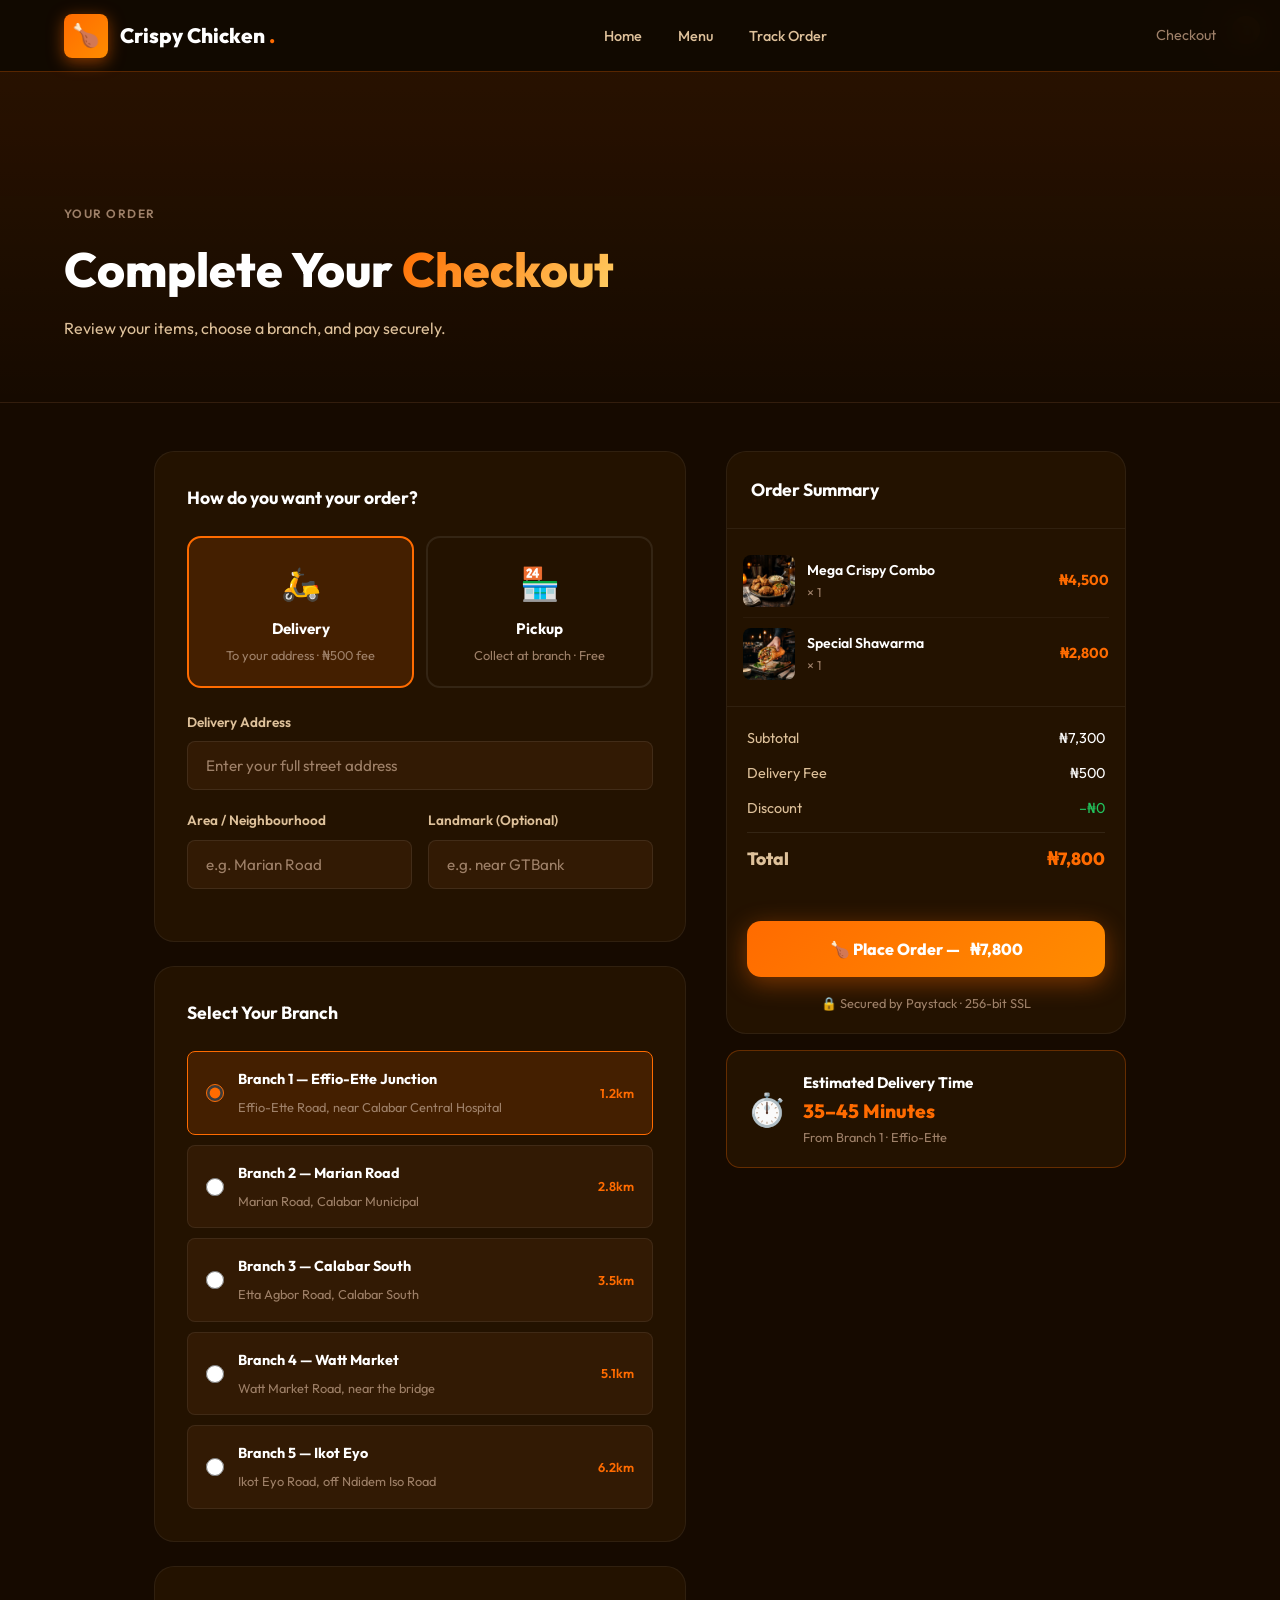
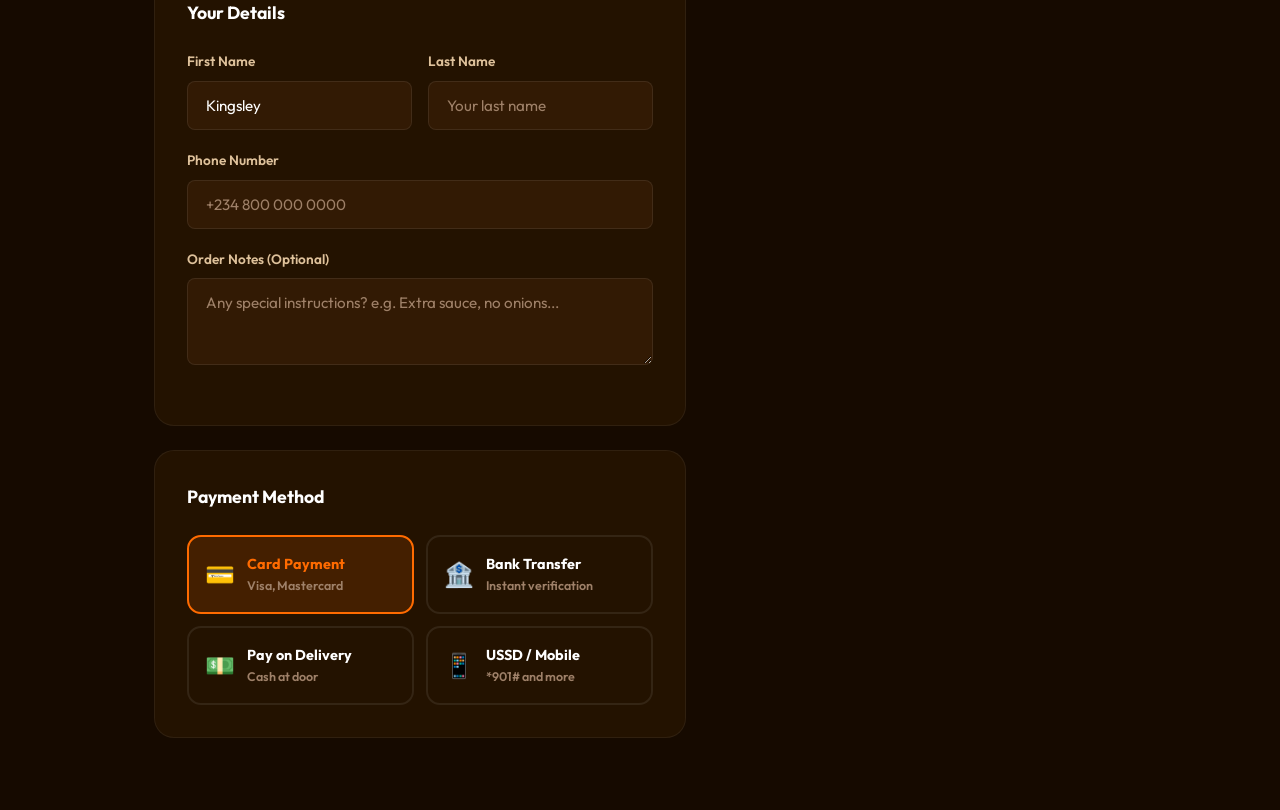
<file: crispy-chicken/cart.html>
<!DOCTYPE html>
<html lang="en">
<head>
  <meta charset="UTF-8" />
  <meta name="viewport" content="width=device-width, initial-scale=1.0" />
  <title>Checkout — Crispy Chicken Calabar</title>
  <link rel="stylesheet" href="css/style.css" />
  <style>
    .checkout-page { padding-top:var(--nav-h); min-height:100vh; }
    .checkout-grid {
      display:grid; grid-template-columns:1fr 400px; gap:40px;
      max-width:1100px; margin:0 auto; padding:48px 5%;
    }
    .checkout-section {
      background:var(--bg-card); border:1px solid rgba(255,255,255,0.06);
      border-radius:var(--radius-lg); padding:32px; margin-bottom:24px;
    }
    .checkout-section h3 { font-size:1.1rem; font-weight:700; margin-bottom:24px; display:flex; align-items:center; gap:10px; }
    .checkout-section h3 .step-num {
      width:28px; height:28px; border-radius:50%;
      background:var(--primary); color:#fff;
      font-size:0.8rem; font-weight:800;
      display:flex; align-items:center; justify-content:center;
    }

    .delivery-toggle {
      display:grid; grid-template-columns:1fr 1fr; gap:12px; margin-bottom:24px;
    }
    .toggle-option {
      padding:20px; border-radius:var(--radius-md);
      border:2px solid rgba(255,255,255,0.08);
      cursor:pointer; transition:var(--transition); text-align:center;
    }
    .toggle-option .toggle-icon { font-size:2rem; margin-bottom:8px; }
    .toggle-option .toggle-label { font-weight:700; font-size:0.95rem; }
    .toggle-option .toggle-sub { font-size:0.8rem; color:var(--text-muted); margin-top:4px; }
    .toggle-option.selected { border-color:var(--primary); background:var(--primary-dim); }

    .branch-select {
      display:flex; flex-direction:column; gap:10px;
    }
    .branch-option {
      display:flex; align-items:center; gap:14px; padding:16px 18px;
      background:var(--bg-surface); border:1px solid rgba(255,255,255,0.07);
      border-radius:var(--radius-sm); cursor:pointer; transition:var(--transition);
    }
    .branch-option:hover { border-color:var(--primary-border); }
    .branch-option.selected { border-color:var(--primary); background:var(--primary-dim); }
    .branch-option input[type=radio] { accent-color:var(--primary); width:18px; height:18px; }
    .branch-option-info .branch-name { font-weight:700; font-size:0.9rem; }
    .branch-option-info .branch-addr { font-size:0.8rem; color:var(--text-muted); margin-top:2px; }
    .branch-distance { margin-left:auto; font-size:0.8rem; color:var(--primary); font-weight:600; }

    .payment-options { display:grid; grid-template-columns:1fr 1fr; gap:12px; }
    .payment-card {
      padding:16px; border-radius:var(--radius-md);
      border:2px solid rgba(255,255,255,0.08);
      cursor:pointer; transition:var(--transition);
      display:flex; align-items:center; gap:12px;
      font-size:0.9rem; font-weight:600;
    }
    .payment-card:hover { border-color:var(--primary-border); }
    .payment-card.selected { border-color:var(--primary); background:var(--primary-dim); color:var(--primary); }
    .payment-card .pay-icon { font-size:1.5rem; }

    /* ORDER SUMMARY */
    .order-summary { position:sticky; top:calc(var(--nav-h) + 24px); }
    .summary-card {
      background:var(--bg-card); border:1px solid rgba(255,255,255,0.06);
      border-radius:var(--radius-lg); overflow:hidden;
    }
    .summary-header { padding:24px; border-bottom:1px solid rgba(255,255,255,0.06); }
    .summary-header h3 { font-size:1.1rem; font-weight:700; }
    .summary-items { padding:16px; max-height:300px; overflow-y:auto; }
    .summary-item {
      display:flex; align-items:center; gap:12px; padding:10px 0;
      border-bottom:1px solid rgba(255,255,255,0.04);
    }
    .summary-item:last-child { border-bottom:none; }
    .summary-item-img { width:52px; height:52px; border-radius:var(--radius-sm); object-fit:cover; }
    .summary-item-name { font-size:0.88rem; font-weight:600; }
    .summary-item-qty { font-size:0.8rem; color:var(--text-muted); }
    .summary-item-price { margin-left:auto; font-size:0.9rem; font-weight:700; color:var(--primary); }

    .summary-totals { padding:20px; border-top:1px solid rgba(255,255,255,0.06); }
    .totals-row { display:flex; justify-content:space-between; margin-bottom:12px; font-size:0.9rem; }
    .totals-row .label-left { color:var(--text-secondary); }
    .totals-row.total { font-size:1.1rem; font-weight:800; padding-top:12px; border-top:1px solid rgba(255,255,255,0.08); margin-top:8px; }
    .totals-row.total .label-right { color:var(--primary); }

    .place-order-btn {
      width:100%; padding:18px; font-size:1rem; font-weight:800;
      background:linear-gradient(135deg,var(--primary),#FF8C00);
      border-radius:var(--radius-md); color:#fff;
      box-shadow:0 6px 24px rgba(255,107,0,0.4);
      transition:var(--transition); margin-top:16px;
      display:flex; align-items:center; justify-content:center; gap:10px;
    }
    .place-order-btn:hover { transform:translateY(-2px); box-shadow:0 10px 36px rgba(255,107,0,0.6); }

    .empty-cart {
      text-align:center; padding:80px 20px;
    }
    .empty-cart-icon { font-size:4rem; margin-bottom:20px; opacity:0.5; }

    @media(max-width:900px) {
      .checkout-grid { grid-template-columns:1fr; }
      .order-summary { position:static; }
    }
  </style>
</head>
<body>

<nav class="navbar">
  <a href="index.html" class="nav-brand">
    <div class="nav-logo">🍗</div>
    <span>Crispy Chicken<span style="color:var(--primary)"> .</span></span>
  </a>
  <ul class="nav-links">
    <li><a href="index.html">Home</a></li>
    <li><a href="menu.html">Menu</a></li>
    <li><a href="tracking.html">Track Order</a></li>
  </ul>
  <div class="nav-actions">
    <span style="font-size:0.9rem; color:var(--text-muted);">Checkout</span>
  </div>
</nav>

<div class="checkout-page">
  <div class="page-hero">
    <div class="container">
      <div class="label" style="margin-bottom:8px;">Your Order</div>
      <h1>Complete Your <span class="gradient-text">Checkout</span></h1>
      <p style="color:var(--text-secondary); margin-top:8px;">Review your items, choose a branch, and pay securely.</p>
    </div>
  </div>

  <div class="checkout-grid">

    <!-- LEFT: FORM -->
    <div class="checkout-left">

      <!-- STEP 1: DELIVERY TYPE -->
      <div class="checkout-section">
        <h3><span class="step-num">1</span> How do you want your order?</h3>
        <div class="delivery-toggle">
          <div class="toggle-option selected" id="delivery-opt" onclick="selectDelivery('delivery')">
            <div class="toggle-icon">🛵</div>
            <div class="toggle-label">Delivery</div>
            <div class="toggle-sub">To your address · ₦500 fee</div>
          </div>
          <div class="toggle-option" id="pickup-opt" onclick="selectDelivery('pickup')">
            <div class="toggle-icon">🏪</div>
            <div class="toggle-label">Pickup</div>
            <div class="toggle-sub">Collect at branch · Free</div>
          </div>
        </div>

        <div id="delivery-address-form">
          <div class="form-group">
            <label class="form-label">Delivery Address</label>
            <input type="text" class="form-input" placeholder="Enter your full street address" />
          </div>
          <div style="display:grid; grid-template-columns:1fr 1fr; gap:16px;">
            <div class="form-group">
              <label class="form-label">Area / Neighbourhood</label>
              <input type="text" class="form-input" placeholder="e.g. Marian Road" />
            </div>
            <div class="form-group">
              <label class="form-label">Landmark (Optional)</label>
              <input type="text" class="form-input" placeholder="e.g. near GTBank" />
            </div>
          </div>
        </div>
      </div>

      <!-- STEP 2: BRANCH SELECTION -->
      <div class="checkout-section">
        <h3><span class="step-num">2</span> Select Your Branch</h3>
        <div class="branch-select">

          <label class="branch-option selected" onclick="selectBranch(this)">
            <input type="radio" name="branch" checked />
            <div class="branch-option-info">
              <div class="branch-name">Branch 1 — Effio-Ette Junction</div>
              <div class="branch-addr">Effio-Ette Road, near Calabar Central Hospital</div>
            </div>
            <div class="branch-distance">1.2km</div>
          </label>

          <label class="branch-option" onclick="selectBranch(this)">
            <input type="radio" name="branch" />
            <div class="branch-option-info">
              <div class="branch-name">Branch 2 — Marian Road</div>
              <div class="branch-addr">Marian Road, Calabar Municipal</div>
            </div>
            <div class="branch-distance">2.8km</div>
          </label>

          <label class="branch-option" onclick="selectBranch(this)">
            <input type="radio" name="branch" />
            <div class="branch-option-info">
              <div class="branch-name">Branch 3 — Calabar South</div>
              <div class="branch-addr">Etta Agbor Road, Calabar South</div>
            </div>
            <div class="branch-distance">3.5km</div>
          </label>

          <label class="branch-option" onclick="selectBranch(this)">
            <input type="radio" name="branch" />
            <div class="branch-option-info">
              <div class="branch-name">Branch 4 — Watt Market</div>
              <div class="branch-addr">Watt Market Road, near the bridge</div>
            </div>
            <div class="branch-distance">5.1km</div>
          </label>

          <label class="branch-option" onclick="selectBranch(this)">
            <input type="radio" name="branch" />
            <div class="branch-option-info">
              <div class="branch-name">Branch 5 — Ikot Eyo</div>
              <div class="branch-addr">Ikot Eyo Road, off Ndidem Iso Road</div>
            </div>
            <div class="branch-distance">6.2km</div>
          </label>

        </div>
      </div>

      <!-- STEP 3: CONTACT INFO -->
      <div class="checkout-section">
        <h3><span class="step-num">3</span> Your Details</h3>
        <div style="display:grid; grid-template-columns:1fr 1fr; gap:16px;">
          <div class="form-group">
            <label class="form-label">First Name</label>
            <input type="text" class="form-input" placeholder="Your first name" value="Kingsley" />
          </div>
          <div class="form-group">
            <label class="form-label">Last Name</label>
            <input type="text" class="form-input" placeholder="Your last name" />
          </div>
        </div>
        <div class="form-group">
          <label class="form-label">Phone Number</label>
          <input type="tel" class="form-input" placeholder="+234 800 000 0000" />
        </div>
        <div class="form-group">
          <label class="form-label">Order Notes (Optional)</label>
          <textarea class="form-input" rows="3" placeholder="Any special instructions? e.g. Extra sauce, no onions..." style="resize:vertical;"></textarea>
        </div>
      </div>

      <!-- STEP 4: PAYMENT -->
      <div class="checkout-section">
        <h3><span class="step-num">4</span> Payment Method</h3>
        <div class="payment-options">

          <div class="payment-card selected" onclick="selectPayment(this)">
            <span class="pay-icon">💳</span>
            <div>
              <div style="font-weight:700;">Card Payment</div>
              <div style="font-size:0.78rem;color:var(--text-muted);">Visa, Mastercard</div>
            </div>
          </div>

          <div class="payment-card" onclick="selectPayment(this)">
            <span class="pay-icon">🏦</span>
            <div>
              <div style="font-weight:700;">Bank Transfer</div>
              <div style="font-size:0.78rem;color:var(--text-muted);">Instant verification</div>
            </div>
          </div>

          <div class="payment-card" onclick="selectPayment(this)">
            <span class="pay-icon">💵</span>
            <div>
              <div style="font-weight:700;">Pay on Delivery</div>
              <div style="font-size:0.78rem;color:var(--text-muted);">Cash at door</div>
            </div>
          </div>

          <div class="payment-card" onclick="selectPayment(this)">
            <span class="pay-icon">📱</span>
            <div>
              <div style="font-weight:700;">USSD / Mobile</div>
              <div style="font-size:0.78rem;color:var(--text-muted);">*901# and more</div>
            </div>
          </div>

        </div>
      </div>

    </div>

    <!-- RIGHT: ORDER SUMMARY -->
    <div class="order-summary">
      <div class="summary-card">
        <div class="summary-header">
          <h3>Order Summary</h3>
        </div>

        <div class="summary-items" id="summary-items">
          <!-- Populated by JS or static demo -->
          <div class="summary-item">
            <img src="assets/images/menu-combo.png" class="summary-item-img" alt="Combo" />
            <div>
              <div class="summary-item-name">Mega Crispy Combo</div>
              <div class="summary-item-qty">× 1</div>
            </div>
            <div class="summary-item-price">₦4,500</div>
          </div>
          <div class="summary-item">
            <img src="assets/images/menu-shawarma.png" class="summary-item-img" alt="Shawarma" />
            <div>
              <div class="summary-item-name">Special Shawarma</div>
              <div class="summary-item-qty">× 1</div>
            </div>
            <div class="summary-item-price">₦2,800</div>
          </div>
        </div>

        <div class="summary-totals">
          <div class="totals-row">
            <span class="label-left">Subtotal</span>
            <span class="label-right" id="subtotal-display">₦7,300</span>
          </div>
          <div class="totals-row">
            <span class="label-left">Delivery Fee</span>
            <span class="label-right" id="delivery-fee-display">₦500</span>
          </div>
          <div class="totals-row">
            <span class="label-left">Discount</span>
            <span class="label-right" style="color:var(--success);">–₦0</span>
          </div>
          <div class="totals-row total">
            <span class="label-left">Total</span>
            <span class="label-right" id="total-display">₦7,800</span>
          </div>
        </div>

        <div style="padding:0 20px 20px;">
          <button class="place-order-btn" onclick="placeOrder()">
            🍗 Place Order — <span id="btn-total">₦7,800</span>
          </button>
          <div style="text-align:center; margin-top:16px; font-size:0.8rem; color:var(--text-muted);">
            🔒 Secured by Paystack · 256-bit SSL
          </div>
        </div>
      </div>

      <!-- ETA Card -->
      <div style="margin-top:16px; background:var(--bg-card); border:1px solid var(--primary-border); border-radius:var(--radius-md); padding:20px; display:flex; align-items:center; gap:16px;">
        <span style="font-size:2rem;">⏱️</span>
        <div>
          <div style="font-weight:700; font-size:0.95rem;">Estimated Delivery Time</div>
          <div style="color:var(--primary); font-size:1.2rem; font-weight:800;">35–45 Minutes</div>
          <div style="font-size:0.8rem; color:var(--text-muted);">From Branch 1 · Effio-Ette</div>
        </div>
      </div>
    </div>

  </div>
</div>

<script src="js/app.js"></script>
<script>
  function selectDelivery(type) {
    document.getElementById('delivery-opt').classList.toggle('selected', type==='delivery');
    document.getElementById('pickup-opt').classList.toggle('selected', type==='pickup');
    document.getElementById('delivery-address-form').style.display = type==='delivery' ? 'block' : 'none';
    document.getElementById('delivery-fee-display').textContent = type==='delivery' ? '₦500' : '₦0 (Free)';
    document.getElementById('total-display').textContent = type==='delivery' ? '₦7,800' : '₦7,300';
    document.getElementById('btn-total').textContent = type==='delivery' ? '₦7,800' : '₦7,300';
  }

  function selectBranch(el) {
    document.querySelectorAll('.branch-option').forEach(b=>b.classList.remove('selected'));
    el.classList.add('selected');
  }

  function selectPayment(el) {
    document.querySelectorAll('.payment-card').forEach(p=>p.classList.remove('selected'));
    el.classList.add('selected');
  }

  function placeOrder() {
    const btn = document.querySelector('.place-order-btn');
    btn.innerHTML = '⏳ Processing...';
    btn.disabled = true;
    btn.style.opacity = '0.7';
    setTimeout(()=>{ window.location = 'tracking.html'; }, 2000);
  }
</script>
</body>
</html>
</file>
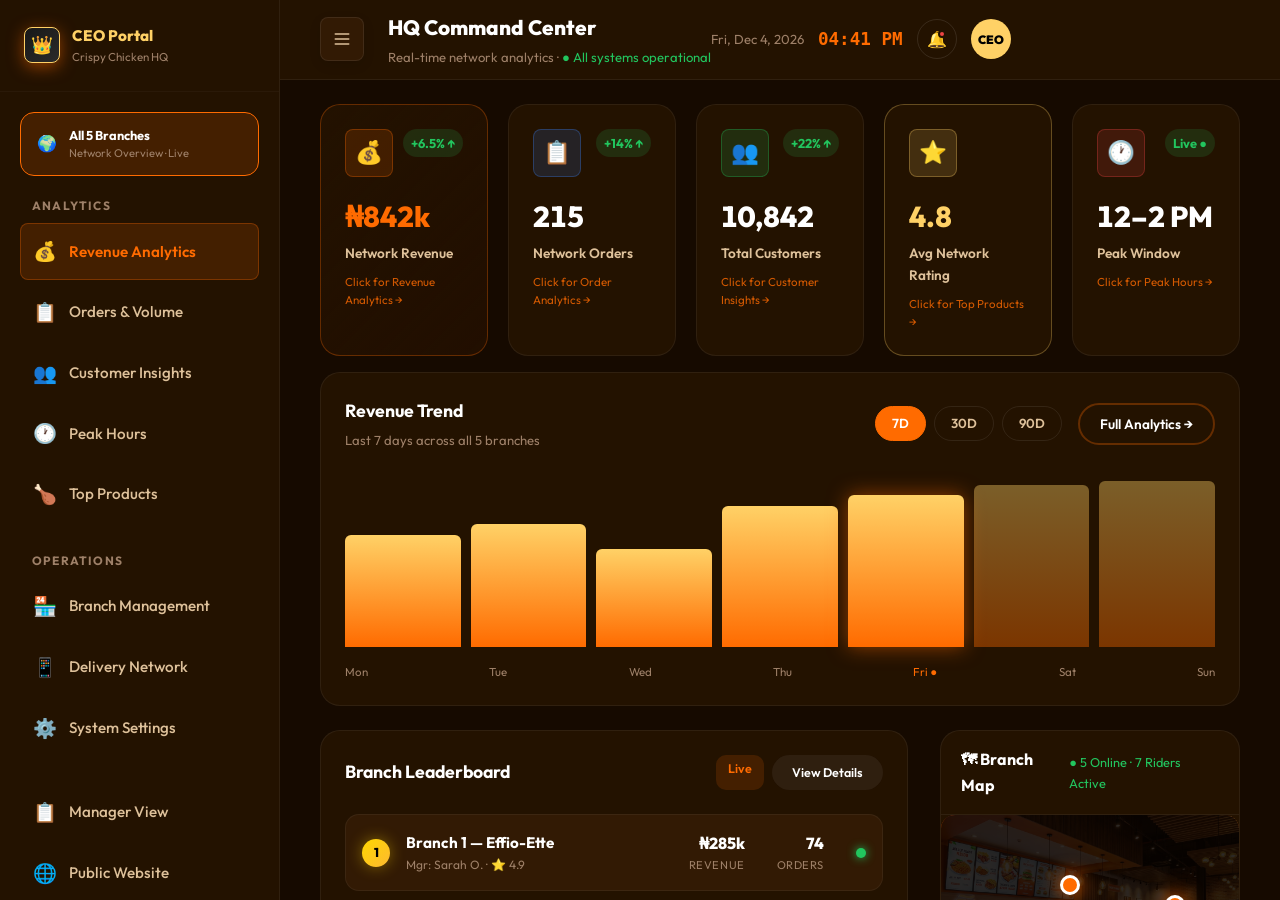
<file: crispy-chicken/ceo-dashboard.html>
<!DOCTYPE html>
<html lang="en">
<head>
  <meta charset="UTF-8" />
  <meta name="viewport" content="width=device-width, initial-scale=1.0" />
  <title>CEO Command Center — Crispy Chicken Calabar</title>
  <link rel="stylesheet" href="css/style.css" />
  <link rel="stylesheet" href="css/dashboard.css" />
  <style>
    /* ── ANALYTICS MODALS ──────────────────────────────────── */
    .modal-backdrop {
      position:fixed; inset:0; background:rgba(0,0,0,0.75); z-index:9000;
      backdrop-filter:blur(6px); display:flex; align-items:center; justify-content:center;
      opacity:0; pointer-events:none; transition:opacity 0.3s ease;
    }
    .modal-backdrop.open { opacity:1; pointer-events:all; }
    .modal-box {
      background:var(--bg-card); border:1px solid var(--primary-border);
      border-radius:var(--radius-xl); width:min(780px,95vw); max-height:88vh;
      overflow-y:auto; box-shadow:var(--shadow-glow), var(--shadow-lift);
      transform:translateY(30px) scale(0.97); transition:0.35s cubic-bezier(0.4,0,0.2,1);
    }
    .modal-backdrop.open .modal-box { transform:translateY(0) scale(1); }
    .modal-header {
      padding:28px 32px 20px; border-bottom:1px solid rgba(255,255,255,0.06);
      display:flex; align-items:center; justify-content:space-between; position:sticky; top:0;
      background:var(--bg-card); z-index:1;
    }
    .modal-header h2 { font-size:1.3rem; font-weight:800; display:flex; align-items:center; gap:12px; }
    .modal-close {
      width:36px; height:36px; border-radius:50%; background:var(--bg-surface);
      border:1px solid rgba(255,255,255,0.1); display:flex; align-items:center;
      justify-content:center; cursor:pointer; font-size:1.1rem; transition:var(--transition);
    }
    .modal-close:hover { background:var(--danger); border-color:var(--danger); }
    .modal-body { padding:28px 32px 36px; }

    /* ── BAR CHART (pure CSS) ──────────────────────────────── */
    .bar-chart { display:flex; align-items:flex-end; gap:10px; height:180px; padding:0 0 8px; }
    .bar-col { flex:1; display:flex; flex-direction:column; align-items:center; gap:6px; height:100%; }
    .bar-fill {
      width:100%; border-radius:6px 6px 0 0; position:relative;
      background:linear-gradient(to top, var(--primary), var(--gold));
      transition:height 0.8s cubic-bezier(0.4,0,0.2,1);
      cursor:pointer; min-width:24px;
    }
    .bar-fill:hover { filter:brightness(1.2); }
    .bar-fill .bar-tooltip {
      position:absolute; top:-36px; left:50%; transform:translateX(-50%);
      background:var(--bg-base); border:1px solid var(--primary-border);
      border-radius:6px; padding:4px 8px; font-size:0.75rem; font-weight:700;
      color:var(--primary); white-space:nowrap; opacity:0; pointer-events:none;
      transition:opacity 0.2s;
    }
    .bar-fill:hover .bar-tooltip { opacity:1; }
    .bar-label { font-size:0.72rem; color:var(--text-muted); font-weight:600; text-align:center; margin-top:4px; }
    .bar-spacer { flex:1; }

    /* ── LINE CHART ────────────────────────────────────────── */
    .line-chart-wrap { position:relative; height:160px; width:100%; }
    .line-chart-wrap svg { width:100%; height:100%; }
    .line-chart-label { display:flex; justify-content:space-between; font-size:0.72rem; color:var(--text-muted); margin-top:8px; }

    /* ── DONUT CHART ───────────────────────────────────────── */
    .donut-wrap { display:flex; align-items:center; gap:32px; flex-wrap:wrap; }
    .donut-svg { width:140px; height:140px; flex-shrink:0; }
    .donut-legend { flex:1; display:flex; flex-direction:column; gap:10px; }
    .legend-item { display:flex; align-items:center; gap:10px; font-size:0.88rem; }
    .legend-dot { width:12px; height:12px; border-radius:50%; flex-shrink:0; }
    .legend-label { color:var(--text-secondary); flex:1; }
    .legend-val { font-weight:700; }

    /* ── HEATMAP ───────────────────────────────────────────── */
    .heatmap { display:grid; grid-template-columns:40px repeat(12, 1fr); gap:4px; }
    .hm-header { font-size:0.7rem; color:var(--text-muted); text-align:center; padding:4px 0; }
    .hm-label { font-size:0.7rem; color:var(--text-muted); display:flex; align-items:center; }
    .hm-cell {
      height:28px; border-radius:4px; cursor:pointer; transition:transform 0.2s;
      position:relative;
    }
    .hm-cell:hover { transform:scale(1.15); z-index:10; }
    .hm-cell::after {
      content:attr(data-val); position:absolute; bottom:calc(100% + 4px); left:50%;
      transform:translateX(-50%); background:var(--bg-base); border:1px solid var(--primary-border);
      padding:3px 8px; border-radius:6px; font-size:0.7rem; font-weight:700; color:var(--primary);
      white-space:nowrap; opacity:0; pointer-events:none; transition:opacity 0.2s;
    }
    .hm-cell:hover::after { opacity:1; }

    /* ── ANALYTICS QUICK CARDS ─────────────────────────────── */
    .analytics-cards { display:grid; grid-template-columns:repeat(3,1fr); gap:16px; margin-bottom:24px; }
    .an-card {
      background:var(--bg-surface); border:1px solid rgba(255,255,255,0.06);
      border-radius:var(--radius-md); padding:20px; text-align:center;
    }
    .an-card-val { font-size:1.5rem; font-weight:800; color:var(--primary); }
    .an-card-lbl { font-size:0.8rem; color:var(--text-muted); margin-top:4px; }

    /* ── TOP PRODUCTS TABLE ─────────────────────────────────── */
    .products-table { width:100%; border-collapse:collapse; }
    .products-table th { font-size:0.75rem; color:var(--text-muted); text-transform:uppercase; letter-spacing:0.08em; text-align:left; padding:10px 12px; border-bottom:1px solid rgba(255,255,255,0.06); }
    .products-table td { padding:12px; border-bottom:1px solid rgba(255,255,255,0.04); font-size:0.88rem; }
    .products-table tr:last-child td { border-bottom:none; }
    .products-table tr:hover td { background:rgba(255,255,255,0.02); }
    .rank-badge { width:24px; height:24px; border-radius:50%; display:inline-flex; align-items:center; justify-content:center; font-size:0.75rem; font-weight:800; }
    .bar-mini { height:6px; border-radius:99px; margin-top:6px; background:linear-gradient(to right,var(--primary),var(--gold)); }

    /* ── CUSTOMER GEOGRAPHIC ────────────────────────────────── */
    .geo-grid { display:grid; grid-template-columns:1fr 1fr; gap:16px; }
    .geo-card { padding:16px; background:var(--bg-surface); border:1px solid rgba(255,255,255,0.06); border-radius:var(--radius-md); }
    .geo-name { font-weight:700; margin-bottom:8px; }
    .geo-bar-wrap { height:8px; background:rgba(255,255,255,0.06); border-radius:99px; overflow:hidden; }
    .geo-bar { height:100%; border-radius:99px; background:linear-gradient(to right,var(--primary),var(--gold)); }
    .geo-pct { font-size:0.8rem; color:var(--primary); font-weight:700; margin-top:6px; }

    /* ── STAT CARD CLICKABLE ────────────────────────────────── */
    .stat-card.clickable { cursor:pointer; transition:var(--transition); }
    .stat-card.clickable:hover { border-color:var(--primary-border); transform:translateY(-3px); box-shadow:var(--shadow-glow); }
    .stat-card.clickable .click-hint { font-size:0.72rem; color:var(--primary); margin-top:8px; opacity:0.8; }

    /* ── REVENUE TREND ──────────────────────────────────────── */
    .revenue-section { background:var(--bg-card); border:1px solid rgba(255,255,255,0.06); border-radius:var(--radius-lg); padding:24px; margin-bottom:0; }
    .revenue-header { display:flex; justify-content:space-between; align-items:center; margin-bottom:24px; flex-wrap:wrap; gap:12px; }
    .rev-tabs { display:flex; gap:8px; }
    .rev-tab { padding:6px 16px; border-radius:var(--radius-pill); font-size:0.82rem; font-weight:600; cursor:pointer; border:1px solid rgba(255,255,255,0.08); color:var(--text-secondary); transition:var(--transition); }
    .rev-tab.active { background:var(--primary); color:#fff; border-color:var(--primary); }

    /* ── SECTION DIVIDERS ────────────────────────────────────── */
    .modal-section-title { font-size:0.8rem; font-weight:700; text-transform:uppercase; letter-spacing:0.1em; color:var(--text-muted); margin:28px 0 16px; }
  </style>
</head>
<body class="dashboard-body">

<!-- ════ SIDEBAR ════════════════════════════════════════════ -->
<aside class="dash-sidebar">
  <div class="dash-brand">
    <div class="nav-logo" style="background:linear-gradient(135deg,#181818,#2a2a2a);border:1px solid var(--gold);">👑</div>
    <div>
      <div style="font-weight:800;font-size:0.95rem;color:var(--gold);">CEO Portal</div>
      <div style="font-size:0.72rem;color:var(--text-muted);">Crispy Chicken HQ</div>
    </div>
  </div>
  <div class="branch-pill" style="border-color:var(--primary);background:var(--primary-dim);">
    <span>🌍</span>
    <div>
      <div style="font-size:0.8rem;font-weight:700;">All 5 Branches</div>
      <div style="font-size:0.7rem;color:var(--text-muted);">Network Overview · Live</div>
    </div>
  </div>
  <nav class="dash-nav">
    <div class="dash-nav-section">
      <div class="dash-nav-label">Analytics</div>
      <a href="#" class="dash-nav-item active" onclick="openModal('revenue-modal');return false;">
        <span>💰</span> Revenue Analytics
      </a>
      <a href="#" class="dash-nav-item" onclick="openModal('orders-modal');return false;">
        <span>📋</span> Orders & Volume
      </a>
      <a href="#" class="dash-nav-item" onclick="openModal('customers-modal');return false;">
        <span>👥</span> Customer Insights
      </a>
      <a href="#" class="dash-nav-item" onclick="openModal('peakhours-modal');return false;">
        <span>🕐</span> Peak Hours
      </a>
      <a href="#" class="dash-nav-item" onclick="openModal('products-modal');return false;">
        <span>🍗</span> Top Products
      </a>
    </div>
    <div class="dash-nav-section">
      <div class="dash-nav-label">Operations</div>
      <a href="#" class="dash-nav-item">
        <span>🏪</span> Branch Management
      </a>
      <a href="delivery.html" class="dash-nav-item">
        <span>📱</span> Delivery Network
      </a>
      <a href="settings.html" class="dash-nav-item">
        <span>⚙️</span> System Settings
      </a>
    </div>
    <div class="dash-nav-section" style="margin-top:auto;">
      <a href="manager-dashboard.html" class="dash-nav-item"><span>📋</span> Manager View</a>
      <a href="index.html" class="dash-nav-item"><span>🌐</span> Public Website</a>
    </div>
  </nav>
</aside>

<!-- ════ MAIN ════════════════════════════════════════════════ -->
<main class="dash-main">

  <header class="dash-topbar">
    <div style="display:flex;align-items:center;">
      <button class="sidebar-toggle-btn" onclick="document.body.classList.toggle('sidebar-collapsed')">
        <svg viewBox="0 0 24 24"><path d="M4 6h16M4 12h16M4 18h16"></path></svg>
      </button>
      <div>
        <h2 style="font-size:1.3rem;font-weight:800;">HQ Command Center</h2>
      <p style="font-size:0.82rem;color:var(--text-muted);margin-top:2px;">
        Real-time network analytics · <span style="color:var(--success);">● All systems operational</span>
      </p>
    </div>
    <div style="display:flex;align-items:center;gap:14px;">
      <div style="font-size:0.82rem;color:var(--text-muted);" id="dash-date">Thu, Apr 16 2026</div>
      <div class="dash-time" id="dash-time">09:16 AM</div>
      <div class="notif-btn" onclick="toggleNotifs()">🔔<span class="notif-dot"></span></div>
      <div class="manager-avatar" style="background:var(--gold);color:#000;font-size:0.75rem;font-weight:900;">CEO</div>
    </div>
  </header>

  <!-- KPI CARDS (clickable → open modals) -->
  <div class="stats-row" style="grid-template-columns:repeat(5,1fr);">

    <div class="stat-card clickable" onclick="openModal('revenue-modal')" style="border-color:var(--primary-border);background:linear-gradient(135deg,var(--bg-card),rgba(255,107,0,0.05));">
      <div class="stat-icon" style="background:rgba(255,107,0,0.15);border-color:rgba(255,107,0,0.3);">💰</div>
      <div class="stat-body">
        <div class="stat-value" style="color:var(--primary);">₦842k</div>
        <div class="stat-label">Network Revenue</div>
      </div>
      <div class="stat-trend up">+6.5% ↑</div>
      <div class="click-hint">Click for Revenue Analytics →</div>
    </div>

    <div class="stat-card clickable" onclick="openModal('orders-modal')">
      <div class="stat-icon" style="background:rgba(59,130,246,0.15);border-color:rgba(59,130,246,0.3);">📋</div>
      <div class="stat-body">
        <div class="stat-value">215</div>
        <div class="stat-label">Network Orders</div>
      </div>
      <div class="stat-trend up">+14% ↑</div>
      <div class="click-hint">Click for Order Analytics →</div>
    </div>

    <div class="stat-card clickable" onclick="openModal('customers-modal')">
      <div class="stat-icon" style="background:rgba(34,197,94,0.15);border-color:rgba(34,197,94,0.3);">👥</div>
      <div class="stat-body">
        <div class="stat-value">10,842</div>
        <div class="stat-label">Total Customers</div>
      </div>
      <div class="stat-trend up">+22% ↑</div>
      <div class="click-hint">Click for Customer Insights →</div>
    </div>

    <div class="stat-card clickable" onclick="openModal('products-modal')" style="border-color:rgba(255,209,102,0.3);">
      <div class="stat-icon" style="background:rgba(255,209,102,0.15);border-color:rgba(255,209,102,0.3);">⭐</div>
      <div class="stat-body">
        <div class="stat-value" style="color:var(--gold);">4.8</div>
        <div class="stat-label">Avg Network Rating</div>
      </div>
      <div class="click-hint">Click for Top Products →</div>
    </div>

    <div class="stat-card clickable" onclick="openModal('peakhours-modal')">
      <div class="stat-icon" style="background:rgba(239,68,68,0.15);border-color:rgba(239,68,68,0.3);">🕐</div>
      <div class="stat-body">
        <div class="stat-value">12–2 PM</div>
        <div class="stat-label">Peak Window</div>
      </div>
      <div class="stat-trend up">Live ●</div>
      <div class="click-hint">Click for Peak Hours →</div>
    </div>

  </div>

  <div class="dash-content" style="padding-top:16px;gap:24px;">

    <!-- REVENUE TREND INLINE -->
    <div class="revenue-section">
      <div class="revenue-header">
        <div>
          <h3 style="font-size:1.1rem;font-weight:700;margin-bottom:4px;">Revenue Trend</h3>
          <p style="font-size:0.82rem;color:var(--text-muted);">Last 7 days across all 5 branches</p>
        </div>
        <div style="display:flex;align-items:center;gap:16px;">
          <div class="rev-tabs">
            <div class="rev-tab active" onclick="setRevTab(this,'7d')">7D</div>
            <div class="rev-tab" onclick="setRevTab(this,'30d')">30D</div>
            <div class="rev-tab" onclick="setRevTab(this,'90d')">90D</div>
          </div>
          <button class="btn btn-outline btn-sm" onclick="openModal('revenue-modal')">Full Analytics →</button>
        </div>
      </div>
      <div class="bar-chart" id="main-bar-chart">
        <!-- Rendered by JS -->
      </div>
      <div class="line-chart-label" id="bar-chart-labels"></div>
    </div>

    <!-- BRANCH LEADERBOARD + MAP -->
    <div class="ceo-grid">

      <div class="ceo-panel">
        <h3>
          Branch Leaderboard
          <span style="display:flex;gap:8px;">
            <span style="font-size:0.78rem;color:var(--primary);padding:4px 12px;background:var(--primary-dim);border-radius:10px;font-weight:600;">Live</span>
            <button class="btn btn-ghost btn-sm" style="font-size:0.78rem;" onclick="openModal('orders-modal')">View Details</button>
          </span>
        </h3>
        <div class="branch-list">

          <div class="branch-list-item" onclick="openModal('revenue-modal')" style="cursor:pointer;">
            <div class="bli-main">
              <div class="bli-rank gold">1</div>
              <div class="bli-info">
                <div class="b-name">Branch 1 — Effio-Ette</div>
                <div class="b-mgr">Mgr: Sarah O. · ⭐ 4.9</div>
              </div>
            </div>
            <div class="bli-metrics">
              <div><div class="bli-metric-val">₦285k</div><div class="bli-metric-lbl">Revenue</div></div>
              <div><div class="bli-metric-val">74</div><div class="bli-metric-lbl">Orders</div></div>
              <div style="display:flex;align-items:center;"><div class="bli-status"></div></div>
            </div>
          </div>

          <div class="branch-list-item" onclick="openModal('revenue-modal')" style="cursor:pointer;">
            <div class="bli-main">
              <div class="bli-rank" style="background:rgba(192,192,192,0.2);">2</div>
              <div class="bli-info">
                <div class="b-name">Branch 2 — Marian Road</div>
                <div class="b-mgr">Mgr: Daniel K. · ⭐ 4.8</div>
              </div>
            </div>
            <div class="bli-metrics">
              <div><div class="bli-metric-val">₦186k</div><div class="bli-metric-lbl">Revenue</div></div>
              <div><div class="bli-metric-val">47</div><div class="bli-metric-lbl">Orders</div></div>
              <div style="display:flex;align-items:center;"><div class="bli-status"></div></div>
            </div>
          </div>

          <div class="branch-list-item" onclick="openModal('revenue-modal')" style="cursor:pointer;">
            <div class="bli-main">
              <div class="bli-rank" style="background:rgba(205,127,50,0.2);">3</div>
              <div class="bli-info">
                <div class="b-name">Branch 4 — Watt Market</div>
                <div class="b-mgr">Mgr: Blessing E. · ⭐ 4.7</div>
              </div>
            </div>
            <div class="bli-metrics">
              <div><div class="bli-metric-val">₦162k</div><div class="bli-metric-lbl">Revenue</div></div>
              <div><div class="bli-metric-val">42</div><div class="bli-metric-lbl">Orders</div></div>
              <div style="display:flex;align-items:center;"><div class="bli-status"></div></div>
            </div>
          </div>

          <div class="branch-list-item" onclick="openModal('revenue-modal')" style="cursor:pointer;">
            <div class="bli-main">
              <div class="bli-rank">4</div>
              <div class="bli-info">
                <div class="b-name">Branch 5 — Ikot Eyo</div>
                <div class="b-mgr">Mgr: John C. · ⭐ 4.6</div>
              </div>
            </div>
            <div class="bli-metrics">
              <div><div class="bli-metric-val">₦115k</div><div class="bli-metric-lbl">Revenue</div></div>
              <div><div class="bli-metric-val">30</div><div class="bli-metric-lbl">Orders</div></div>
              <div style="display:flex;align-items:center;"><div class="bli-status"></div></div>
            </div>
          </div>

          <div class="branch-list-item" style="border-color:rgba(239,68,68,0.3);background:rgba(239,68,68,0.04);cursor:pointer;" onclick="openModal('orders-modal')">
            <div class="bli-main">
              <div class="bli-rank" style="color:var(--danger);">5 ⚠</div>
              <div class="bli-info">
                <div class="b-name">Branch 3 — Calabar South</div>
                <div class="b-mgr">Mgr: Michael U. · ⭐ 4.2 · Needs attention</div>
              </div>
            </div>
            <div class="bli-metrics">
              <div><div class="bli-metric-val" style="color:var(--danger);">₦94k</div><div class="bli-metric-lbl">Revenue</div></div>
              <div><div class="bli-metric-val">22</div><div class="bli-metric-lbl">Orders</div></div>
              <div style="display:flex;align-items:center;"><div class="bli-status" style="background:var(--warning);box-shadow:none;"></div></div>
            </div>
          </div>

        </div>
      </div>

      <!-- RIGHT COLUMN: Map + Alerts -->
      <div style="display:flex;flex-direction:column;gap:20px;">

        <div class="ceo-panel" style="padding:0;overflow:hidden;flex:1;min-height:260px;">
          <div style="padding:16px 20px;border-bottom:1px solid rgba(255,255,255,0.06);display:flex;justify-content:space-between;align-items:center;">
            <h3 style="margin:0;font-size:1rem;">🗺 Branch Map</h3>
            <span style="font-size:0.8rem;color:var(--success);">● 5 Online · 7 Riders Active</span>
          </div>
          <div class="ceo-map-mockup" style="min-height:200px;">
            <div class="map-pin p1" title="Branch 1 — Effio-Ette · ₦285k" onclick="openModal('revenue-modal')"></div>
            <div class="map-pin p2" title="Branch 2 — Marian Road · ₦186k" onclick="openModal('revenue-modal')"></div>
            <div class="map-pin p3" title="Branch 3 — Calabar South · ₦94k" style="background:var(--warning);" onclick="openModal('revenue-modal')"></div>
            <div class="map-pin p4" title="Branch 4 — Watt Market · ₦162k" onclick="openModal('revenue-modal')"></div>
            <div class="map-pin p5" title="Branch 5 — Ikot Eyo · ₦115k" onclick="openModal('revenue-modal')"></div>
            <div style="position:absolute;bottom:12px;right:12px;background:rgba(0,0,0,0.7);backdrop-filter:blur(8px);padding:8px 12px;border-radius:8px;font-size:0.75rem;z-index:10;border:1px solid rgba(255,255,255,0.08);">
              <div style="display:flex;align-items:center;gap:6px;margin-bottom:3px;"><div style="width:8px;height:8px;border-radius:50%;background:var(--primary);"></div> Active Branch</div>
              <div style="display:flex;align-items:center;gap:6px;"><div style="width:8px;height:8px;border-radius:50%;background:var(--warning);"></div> Needs Attention</div>
            </div>
          </div>
        </div>

        <div class="ceo-panel" style="padding:20px;">
          <h3 style="margin-bottom:14px;font-size:1rem;">⚡ System Alerts <span class="nav-badge warning">2</span></h3>
          <div class="alert-item warning" style="margin-bottom:10px;">
            <span style="font-size:1.3rem;">⚠️</span>
            <div>
              <div style="font-weight:700;font-size:0.85rem;">Branch 3 Performance Drop</div>
              <div style="font-size:0.78rem;color:var(--text-muted);">25% below 30-day average. Immediate review needed.</div>
            </div>
            <button class="btn btn-outline btn-sm" style="white-space:nowrap;font-size:0.75rem;" onclick="openModal('orders-modal')">Review</button>
          </div>
          <div class="alert-item" style="background:rgba(59,130,246,0.05);border-color:rgba(59,130,246,0.2);">
            <span style="font-size:1.3rem;">📦</span>
            <div>
              <div style="font-weight:700;font-size:0.85rem;">Shawarma Stock Critical</div>
              <div style="font-size:0.78rem;color:var(--text-muted);">4 branches reporting low supply of Special Shawarma.</div>
            </div>
          </div>
        </div>

      </div>
    </div>

  </div><!-- /dash-content -->
</main>

<!-- ════════════════════════════════════════════════════════════
     ANALYTICS MODALS
═════════════════════════════════════════════════════════════ -->

<!-- 1. REVENUE MODAL -->
<div class="modal-backdrop" id="revenue-modal" onclick="closeOnBackdrop(event,'revenue-modal')">
  <div class="modal-box">
    <div class="modal-header">
      <h2>💰 Revenue Analytics</h2>
      <div class="modal-close" onclick="closeModal('revenue-modal')">✕</div>
    </div>
    <div class="modal-body">
      <div class="analytics-cards">
        <div class="an-card"><div class="an-card-val">₦842,500</div><div class="an-card-lbl">Today's Revenue</div></div>
        <div class="an-card"><div class="an-card-val">₦5.2M</div><div class="an-card-lbl">This Week</div></div>
        <div class="an-card"><div class="an-card-val">₦18.7M</div><div class="an-card-lbl">This Month</div></div>
      </div>

      <div class="modal-section-title">Revenue by Branch — Today</div>
      <div class="bar-chart" style="height:160px;">
        <div class="bar-col"><div class="bar-spacer"></div><div class="bar-fill" style="height:100%;"><div class="bar-tooltip">₦285k</div></div><div class="bar-label">Effio-Ette</div></div>
        <div class="bar-col"><div class="bar-spacer"></div><div class="bar-fill" style="height:65%;background:linear-gradient(to top,#3B82F6,#06B6D4);"><div class="bar-tooltip">₦186k</div></div><div class="bar-label">Marian Rd</div></div>
        <div class="bar-col"><div class="bar-spacer"></div><div class="bar-fill" style="height:57%;background:linear-gradient(to top,#3B82F6,#06B6D4);"><div class="bar-tooltip">₦162k</div></div><div class="bar-label">Watt Mkt</div></div>
        <div class="bar-col"><div class="bar-spacer"></div><div class="bar-fill" style="height:40%;background:linear-gradient(to top,#3B82F6,#06B6D4);"><div class="bar-tooltip">₦115k</div></div><div class="bar-label">Ikot Eyo</div></div>
        <div class="bar-col"><div class="bar-spacer"></div><div class="bar-fill" style="height:33%;background:linear-gradient(to top,var(--danger),#F87171);"><div class="bar-tooltip">₦94k ⚠</div></div><div class="bar-label">Calabar S.</div></div>
      </div>

      <div class="modal-section-title">7-Day Revenue Trend (All Branches)</div>
      <div class="bar-chart" style="height:140px;">
        <div class="bar-col"><div class="bar-spacer"></div><div class="bar-fill" style="height:58%;"><div class="bar-tooltip">₦620k</div></div><div class="bar-label">Mon</div></div>
        <div class="bar-col"><div class="bar-spacer"></div><div class="bar-fill" style="height:64%;"><div class="bar-tooltip">₦680k</div></div><div class="bar-label">Tue</div></div>
        <div class="bar-col"><div class="bar-spacer"></div><div class="bar-fill" style="height:52%;"><div class="bar-tooltip">₦550k</div></div><div class="bar-label">Wed</div></div>
        <div class="bar-col"><div class="bar-spacer"></div><div class="bar-fill" style="height:74%;"><div class="bar-tooltip">₦790k</div></div><div class="bar-label">Thu</div></div>
        <div class="bar-col"><div class="bar-spacer"></div><div class="bar-fill" style="height:79%;"><div class="bar-tooltip">₦842k</div></div><div class="bar-label">Fri (Today)</div></div>
        <div class="bar-col"><div class="bar-spacer"></div><div class="bar-fill" style="height:88%;opacity:0.4;"><div class="bar-tooltip">Projected</div></div><div class="bar-label">Sat</div></div>
        <div class="bar-col"><div class="bar-spacer"></div><div class="bar-fill" style="height:95%;opacity:0.4;"><div class="bar-tooltip">Projected</div></div><div class="bar-label">Sun</div></div>
      </div>

      <div class="modal-section-title">Revenue Split by Type</div>
      <div class="donut-wrap">
        <svg class="donut-svg" viewBox="0 0 100 100">
          <circle cx="50" cy="50" r="40" fill="none" stroke="rgba(255,255,255,0.05)" stroke-width="18"/>
          <circle cx="50" cy="50" r="40" fill="none" stroke="var(--primary)" stroke-width="18" stroke-dasharray="150 251" stroke-dashoffset="0" transform="rotate(-90 50 50)"/>
          <circle cx="50" cy="50" r="40" fill="none" stroke="#3B82F6" stroke-width="18" stroke-dasharray="63 251" stroke-dashoffset="-150" transform="rotate(-90 50 50)"/>
          <circle cx="50" cy="50" r="40" fill="none" stroke="var(--gold)" stroke-width="18" stroke-dasharray="38 251" stroke-dashoffset="-213" transform="rotate(-90 50 50)"/>
          <text x="50" y="47" text-anchor="middle" fill="#fff" font-size="9" font-weight="800">₦842k</text>
          <text x="50" y="58" text-anchor="middle" fill="#9CA3AF" font-size="7">Today</text>
        </svg>
        <div class="donut-legend">
          <div class="legend-item"><div class="legend-dot" style="background:var(--primary);"></div><span class="legend-label">Delivery Orders</span><span class="legend-val">60% · ₦505k</span></div>
          <div class="legend-item"><div class="legend-dot" style="background:#3B82F6;"></div><span class="legend-label">Pickup Orders</span><span class="legend-val">25% · ₦211k</span></div>
          <div class="legend-item"><div class="legend-dot" style="background:var(--gold);"></div><span class="legend-label">Dine-In</span><span class="legend-val">15% · ₦126k</span></div>
        </div>
      </div>
    </div>
  </div>
</div>

<!-- 2. ORDERS MODAL -->
<div class="modal-backdrop" id="orders-modal" onclick="closeOnBackdrop(event,'orders-modal')">
  <div class="modal-box">
    <div class="modal-header">
      <h2>📋 Orders & Volume Analytics</h2>
      <div class="modal-close" onclick="closeModal('orders-modal')">✕</div>
    </div>
    <div class="modal-body">
      <div class="analytics-cards">
        <div class="an-card"><div class="an-card-val">215</div><div class="an-card-lbl">Orders Today</div></div>
        <div class="an-card"><div class="an-card-val">38 min</div><div class="an-card-lbl">Avg Delivery Time</div></div>
        <div class="an-card"><div class="an-card-val">96.2%</div><div class="an-card-lbl">Fulfilment Rate</div></div>
      </div>

      <div class="modal-section-title">Orders by Branch — Today</div>
      <div class="bar-chart" style="height:150px;">
        <div class="bar-col"><div class="bar-spacer"></div><div class="bar-fill" style="height:100%;"><div class="bar-tooltip">74 orders</div></div><div class="bar-label">Effio-Ette</div></div>
        <div class="bar-col"><div class="bar-spacer"></div><div class="bar-fill" style="height:63%;background:linear-gradient(to top,#3B82F6,#06B6D4);"><div class="bar-tooltip">47 orders</div></div><div class="bar-label">Marian Rd</div></div>
        <div class="bar-col"><div class="bar-spacer"></div><div class="bar-fill" style="height:57%;background:linear-gradient(to top,#3B82F6,#06B6D4);"><div class="bar-tooltip">42 orders</div></div><div class="bar-label">Watt Mkt</div></div>
        <div class="bar-col"><div class="bar-spacer"></div><div class="bar-fill" style="height:41%;background:linear-gradient(to top,#3B82F6,#06B6D4);"><div class="bar-tooltip">30 orders</div></div><div class="bar-label">Ikot Eyo</div></div>
        <div class="bar-col"><div class="bar-spacer"></div><div class="bar-fill" style="height:30%;background:linear-gradient(to top,var(--danger),#F87171);"><div class="bar-tooltip">22 orders ⚠</div></div><div class="bar-label">Calabar S.</div></div>
      </div>

      <div class="modal-section-title">Branch 3 — 30-Day Performance Alert</div>
      <div style="background:rgba(239,68,68,0.05);border:1px solid rgba(239,68,68,0.2);border-radius:var(--radius-md);padding:20px;">
        <div style="font-weight:700;margin-bottom:12px;color:var(--danger);">⚠ Critical: Calabar South Branch</div>
        <div style="font-size:0.88rem;color:var(--text-secondary);margin-bottom:16px;">This branch is underperforming significantly vs. the network average. Recommended actions:</div>
        <div style="display:flex;flex-direction:column;gap:8px;font-size:0.85rem;">
          <div style="display:flex;align-items:center;gap:8px;">📋 <span>Schedule an in-person management review this week</span></div>
          <div style="display:flex;align-items:center;gap:8px;">📣 <span>Run a targeted promotion for Calabar South area (20% off this weekend)</span></div>
          <div style="display:flex;align-items:center;gap:8px;">🛵 <span>Review delivery coverage — low order count may signal delivery zone issues</span></div>
          <div style="display:flex;align-items:center;gap:8px;">⭐ <span>Investigate low rating (4.2 vs 4.8 network avg) — check customer feedback</span></div>
        </div>
      </div>

      <div class="modal-section-title">Order Split by Type</div>
      <div class="donut-wrap">
        <svg class="donut-svg" viewBox="0 0 100 100">
          <circle cx="50" cy="50" r="40" fill="none" stroke="rgba(255,255,255,0.05)" stroke-width="18"/>
          <circle cx="50" cy="50" r="40" fill="none" stroke="var(--primary)" stroke-width="18" stroke-dasharray="138 251" stroke-dashoffset="0" transform="rotate(-90 50 50)"/>
          <circle cx="50" cy="50" r="40" fill="none" stroke="#3B82F6" stroke-width="18" stroke-dasharray="113 251" stroke-dashoffset="-138" transform="rotate(-90 50 50)"/>
          <text x="50" y="47" text-anchor="middle" fill="#fff" font-size="9" font-weight="800">215</text>
          <text x="50" y="58" text-anchor="middle" fill="#9CA3AF" font-size="7">Orders</text>
        </svg>
        <div class="donut-legend">
          <div class="legend-item"><div class="legend-dot" style="background:var(--primary);"></div><span class="legend-label">Delivery</span><span class="legend-val">55% · 118</span></div>
          <div class="legend-item"><div class="legend-dot" style="background:#3B82F6;"></div><span class="legend-label">Pickup</span><span class="legend-val">45% · 97</span></div>
        </div>
      </div>
    </div>
  </div>
</div>

<!-- 3. CUSTOMERS MODAL -->
<div class="modal-backdrop" id="customers-modal" onclick="closeOnBackdrop(event,'customers-modal')">
  <div class="modal-box">
    <div class="modal-header">
      <h2>👥 Customer Insights</h2>
      <div class="modal-close" onclick="closeModal('customers-modal')">✕</div>
    </div>
    <div class="modal-body">
      <div class="analytics-cards">
        <div class="an-card"><div class="an-card-val">10,842</div><div class="an-card-lbl">Total Registered</div></div>
        <div class="an-card"><div class="an-card-val">3,241</div><div class="an-card-lbl">Repeat Customers</div></div>
        <div class="an-card"><div class="an-card-val">₦3,920</div><div class="an-card-lbl">Avg Order Value</div></div>
      </div>

      <div class="modal-section-title">Customer Growth — Last 8 Weeks</div>
      <div class="bar-chart" style="height:130px;">
        <div class="bar-col"><div class="bar-spacer"></div><div class="bar-fill" style="height:40%;"><div class="bar-tooltip">+380</div></div><div class="bar-label">Wk 1</div></div>
        <div class="bar-col"><div class="bar-spacer"></div><div class="bar-fill" style="height:50%;"><div class="bar-tooltip">+490</div></div><div class="bar-label">Wk 2</div></div>
        <div class="bar-col"><div class="bar-spacer"></div><div class="bar-fill" style="height:58%;"><div class="bar-tooltip">+560</div></div><div class="bar-label">Wk 3</div></div>
        <div class="bar-col"><div class="bar-spacer"></div><div class="bar-fill" style="height:65%;"><div class="bar-tooltip">+640</div></div><div class="bar-label">Wk 4</div></div>
        <div class="bar-col"><div class="bar-spacer"></div><div class="bar-fill" style="height:72%;"><div class="bar-tooltip">+700</div></div><div class="bar-label">Wk 5</div></div>
        <div class="bar-col"><div class="bar-spacer"></div><div class="bar-fill" style="height:82%;"><div class="bar-tooltip">+800</div></div><div class="bar-label">Wk 6</div></div>
        <div class="bar-col"><div class="bar-spacer"></div><div class="bar-fill" style="height:90%;"><div class="bar-tooltip">+880</div></div><div class="bar-label">Wk 7</div></div>
        <div class="bar-col"><div class="bar-spacer"></div><div class="bar-fill" style="height:100%;"><div class="bar-tooltip">+982</div></div><div class="bar-label">Wk 8</div></div>
      </div>

      <div class="modal-section-title">Customer Location Breakdown</div>
      <div class="geo-grid">
        <div class="geo-card"><div class="geo-name">🏙 Marian Road Area</div><div class="geo-bar-wrap"><div class="geo-bar" style="width:82%;"></div></div><div class="geo-pct">28% · 3,036 customers</div></div>
        <div class="geo-card"><div class="geo-name">🏙 Effio-Ette Junction</div><div class="geo-bar-wrap"><div class="geo-bar" style="width:73%;"></div></div><div class="geo-pct">25% · 2,710 customers</div></div>
        <div class="geo-card"><div class="geo-name">🏙 Ikot Eyo / Ndimdem</div><div class="geo-bar-wrap"><div class="geo-bar" style="width:52%;"></div></div><div class="geo-pct">18% · 1,951 customers</div></div>
        <div class="geo-card"><div class="geo-name">🏙 Watt Market Area</div><div class="geo-bar-wrap"><div class="geo-bar" style="width:44%;"></div></div><div class="geo-pct">15% · 1,626 customers</div></div>
        <div class="geo-card"><div class="geo-name">🏙 Calabar South</div><div class="geo-bar-wrap"><div class="geo-bar" style="width:29%;background:linear-gradient(to right,var(--warning),#FBBF24);"></div></div><div class="geo-pct">10% · 1,084 customers</div></div>
        <div class="geo-card"><div class="geo-name">📍 Other / Calabar Muni</div><div class="geo-bar-wrap"><div class="geo-bar" style="width:12%;"></div></div><div class="geo-pct">4% · 435 customers</div></div>
      </div>

      <div class="modal-section-title">Loyalty Programme Stats</div>
      <div class="analytics-cards">
        <div class="an-card"><div class="an-card-val" style="color:var(--gold);">1,284</div><div class="an-card-lbl">Active Loyalty Members</div></div>
        <div class="an-card"><div class="an-card-val" style="color:var(--success);">142</div><div class="an-card-lbl">Free Meals Redeemed</div></div>
        <div class="an-card"><div class="an-card-val">+18%</div><div class="an-card-lbl">Retention vs. Non-Members</div></div>
      </div>
    </div>
  </div>
</div>

<!-- 4. PEAK HOURS MODAL -->
<div class="modal-backdrop" id="peakhours-modal" onclick="closeOnBackdrop(event,'peakhours-modal')">
  <div class="modal-box">
    <div class="modal-header">
      <h2>🕐 Peak Hours Heatmap</h2>
      <div class="modal-close" onclick="closeModal('peakhours-modal')">✕</div>
    </div>
    <div class="modal-body">
      <div class="analytics-cards">
        <div class="an-card"><div class="an-card-val">12–2 PM</div><div class="an-card-lbl">Busiest Window Daily</div></div>
        <div class="an-card"><div class="an-card-val">Saturday</div><div class="an-card-lbl">Busiest Day of Week</div></div>
        <div class="an-card"><div class="an-card-val">7–9 PM</div><div class="an-card-lbl">2nd Peak (Evening)</div></div>
      </div>

      <div class="modal-section-title">Order Volume Heatmap — By Day & Hour (Last 30 Days)</div>
      <p style="font-size:0.82rem;color:var(--text-muted);margin-bottom:16px;">Darker orange = more orders. Hover a cell for exact count.</p>
      <div class="heatmap" id="heatmap-grid"><!-- rendered by JS --></div>

      <div class="modal-section-title">Staffing Recommendation</div>
      <div style="background:rgba(59,130,246,0.06);border:1px solid rgba(59,130,246,0.2);border-radius:var(--radius-md);padding:20px;font-size:0.88rem;color:var(--text-secondary);line-height:1.7;">
        <strong style="color:var(--text-primary);">💡 AI Staffing Insight:</strong> Based on 30-day order patterns, all branches should have at least <strong style="color:var(--primary);">2 extra staff</strong> deployed between <strong style="color:var(--primary);">12 PM – 2 PM</strong> and <strong style="color:var(--primary);">6 PM – 9 PM</strong> daily. Saturday evenings require peak staffing at all 5 locations. Consider pre-cooking batches 30 minutes before these windows to cut prep time.
      </div>
    </div>
  </div>
</div>

<!-- 5. TOP PRODUCTS MODAL -->
<div class="modal-backdrop" id="products-modal" onclick="closeOnBackdrop(event,'products-modal')">
  <div class="modal-box">
    <div class="modal-header">
      <h2>🍗 Top Products Analytics</h2>
      <div class="modal-close" onclick="closeModal('products-modal')">✕</div>
    </div>
    <div class="modal-body">
      <div class="analytics-cards">
        <div class="an-card"><div class="an-card-val">38</div><div class="an-card-lbl">Items on Menu</div></div>
        <div class="an-card"><div class="an-card-val">Mega Combo</div><div class="an-card-lbl">#1 Best Seller</div></div>
        <div class="an-card"><div class="an-card-val">₦18.7M</div><div class="an-card-lbl">Monthly GMV</div></div>
      </div>

      <div class="modal-section-title">Top 8 Products by Revenue — This Month</div>
      <table class="products-table">
        <thead>
          <tr>
            <th>#</th>
            <th>Product</th>
            <th>Units Sold</th>
            <th>Revenue</th>
            <th>Share</th>
          </tr>
        </thead>
        <tbody>
          <tr>
            <td><span class="rank-badge" style="background:linear-gradient(135deg,#FFD700,#FDB931);color:#000;">1</span></td>
            <td><strong>Mega Crispy Combo</strong><div class="bar-mini" style="width:100%;"></div></td>
            <td>842</td>
            <td style="color:var(--primary);font-weight:700;">₦3.79M</td>
            <td><span class="chip chip-orange">20.3%</span></td>
          </tr>
          <tr>
            <td><span class="rank-badge" style="background:rgba(192,192,192,0.3);">2</span></td>
            <td><strong>Special Shawarma</strong><div class="bar-mini" style="width:75%;background:linear-gradient(to right,#3B82F6,#06B6D4);"></div></td>
            <td>711</td>
            <td style="color:var(--primary);font-weight:700;">₦1.99M</td>
            <td><span class="chip chip-blue">10.6%</span></td>
          </tr>
          <tr>
            <td><span class="rank-badge" style="background:rgba(205,127,50,0.3);">3</span></td>
            <td><strong>2pc Crispy Chicken</strong><div class="bar-mini" style="width:65%;"></div></td>
            <td>938</td>
            <td style="color:var(--primary);font-weight:700;">₦2.06M</td>
            <td><span class="chip chip-orange">11.0%</span></td>
          </tr>
          <tr>
            <td><span class="rank-badge" style="background:rgba(255,255,255,0.1);">4</span></td>
            <td><strong>Burger Meal</strong><div class="bar-mini" style="width:55%;background:linear-gradient(to right,var(--gold),#F59E0B);"></div></td>
            <td>524</td>
            <td style="color:var(--primary);font-weight:700;">₦1.68M</td>
            <td><span class="chip chip-yellow">8.9%</span></td>
          </tr>
          <tr>
            <td><span class="rank-badge" style="background:rgba(255,255,255,0.1);">5</span></td>
            <td><strong>Family Feast Combo</strong><div class="bar-mini" style="width:40%;"></div></td>
            <td>186</td>
            <td style="color:var(--primary);font-weight:700;">₦3.35M</td>
            <td><span class="chip chip-orange">17.9%</span></td>
          </tr>
          <tr>
            <td><span class="rank-badge" style="background:rgba(255,255,255,0.1);">6</span></td>
            <td><strong>Chicken + Jollof</strong><div class="bar-mini" style="width:36%;background:linear-gradient(to right,#3B82F6,#06B6D4);"></div></td>
            <td>690</td>
            <td style="color:var(--primary);font-weight:700;">₦1.73M</td>
            <td><span class="chip chip-blue">9.2%</span></td>
          </tr>
          <tr>
            <td><span class="rank-badge" style="background:rgba(255,255,255,0.1);">7</span></td>
            <td><strong>Beef Shawarma</strong><div class="bar-mini" style="width:28%;"></div></td>
            <td>412</td>
            <td style="color:var(--primary);font-weight:700;">₦1.24M</td>
            <td><span class="chip chip-orange">6.6%</span></td>
          </tr>
          <tr>
            <td><span class="rank-badge" style="background:rgba(255,255,255,0.1);">8</span></td>
            <td><strong>Seasoned Fries</strong><div class="bar-mini" style="width:22%;background:linear-gradient(to right,var(--gold),#F59E0B);"></div></td>
            <td>1,140</td>
            <td style="color:var(--primary);font-weight:700;">₦912k</td>
            <td><span class="chip chip-yellow">4.9%</span></td>
          </tr>
        </tbody>
      </table>
    </div>
  </div>
</div>

<script src="js/dashboard.js"></script>
<script>
  /* ── MODALS ─────────────────────────────────────────────── */
  function openModal(id) {
    document.getElementById(id).classList.add('open');
    document.body.style.overflow = 'hidden';
  }
  function closeModal(id) {
    document.getElementById(id).classList.remove('open');
    document.body.style.overflow = '';
  }
  function closeOnBackdrop(e, id) {
    if (e.target === document.getElementById(id)) closeModal(id);
  }
  document.addEventListener('keydown', e => {
    if (e.key === 'Escape') document.querySelectorAll('.modal-backdrop.open').forEach(m => m.classList.remove('open'));
  });

  /* ── MAIN BAR CHART ─────────────────────────────────────── */
  const weekData = {
    '7d': [
      {label:'Mon', val:620, h:62}, {label:'Tue', val:680, h:68},
      {label:'Wed', val:550, h:55}, {label:'Thu', val:790, h:79},
      {label:'Fri', val:842, h:84, today:true},
      {label:'Sat', val:900, h:90, proj:true}, {label:'Sun', val:960, h:96, proj:true}
    ],
    '30d': Array.from({length:10}, (_,i) => ({label:`W${i+1}`, val:500+i*80, h:50+i*5})),
    '90d': Array.from({length:12}, (_,i) => ({label:`M${i+1}`, val:400+i*120, h:40+i*5}))
  };
  let currentTab = '7d';

  function renderMainChart(key) {
    const chart = document.getElementById('main-bar-chart');
    const labels = document.getElementById('bar-chart-labels');
    chart.innerHTML = '';
    labels.innerHTML = '';
    const data = weekData[key] || weekData['7d'];
    const maxVal = Math.max(...data.map(d => d.val));
    data.forEach(d => {
      const col = document.createElement('div');
      col.className = 'bar-col';
      const pct = Math.round((d.val / maxVal) * 100);
      const color = d.proj ? 'opacity:0.4' : d.today ? '' : '';
      col.innerHTML = `<div class="bar-spacer"></div>
        <div class="bar-fill" style="height:${pct}%;${d.proj?'opacity:0.4':''}${d.today?'box-shadow:0 0 20px rgba(255,107,0,0.5);':''}">
          <div class="bar-tooltip">₦${d.val}k${d.proj?' (proj)':''}</div>
        </div>`;
      chart.appendChild(col);
      const lbl = document.createElement('span');
      lbl.textContent = d.label + (d.today ? ' ●' : '');
      if (d.today) lbl.style.color = 'var(--primary)';
      labels.appendChild(lbl);
    });
  }

  function setRevTab(el, key) {
    document.querySelectorAll('.rev-tab').forEach(t => t.classList.remove('active'));
    el.classList.add('active');
    currentTab = key;
    renderMainChart(key);
  }

  /* ── HEATMAP ─────────────────────────────────────────────── */
  function renderHeatmap() {
    const days = ['Mon','Tue','Wed','Thu','Fri','Sat','Sun'];
    const hours = ['8','9','10','11','12','13','14','15','16','17','18','19'];
    const peakData = {
      'Mon': [5,8,10,12,38,42,45,20,16,22,35,28],
      'Tue': [6,9,11,14,40,44,46,22,18,24,36,30],
      'Wed': [4,7,9,11,35,38,41,18,14,20,30,25],
      'Thu': [7,10,12,15,44,48,50,24,20,26,40,34],
      'Fri': [8,12,14,16,50,55,58,28,22,30,48,40],
      'Sat': [10,14,16,20,58,64,66,32,26,36,55,48],
      'Sun': [12,16,18,22,48,52,54,28,24,32,50,44],
    };
    const grid = document.getElementById('heatmap-grid');
    if (!grid) return;
    grid.innerHTML = '';
    // Header row
    grid.appendChild(Object.assign(document.createElement('div'), {className:'hm-header'}));
    hours.forEach(h => {
      const hdr = document.createElement('div');
      hdr.className = 'hm-header';
      hdr.textContent = h + 'h';
      grid.appendChild(hdr);
    });
    // Data rows
    days.forEach(day => {
      const lbl = document.createElement('div');
      lbl.className = 'hm-label';
      lbl.textContent = day;
      grid.appendChild(lbl);
      const vals = peakData[day];
      const maxV = Math.max(...vals);
      vals.forEach(v => {
        const cell = document.createElement('div');
        cell.className = 'hm-cell';
        const intensity = v / maxV;
        cell.style.background = `rgba(255,107,0,${0.08 + intensity * 0.82})`;
        cell.dataset.val = v + ' orders';
        grid.appendChild(cell);
      });
    });
  }

  // Auto-render
  renderMainChart('7d');
  renderHeatmap();
</script>
</body>
</html>
</file>
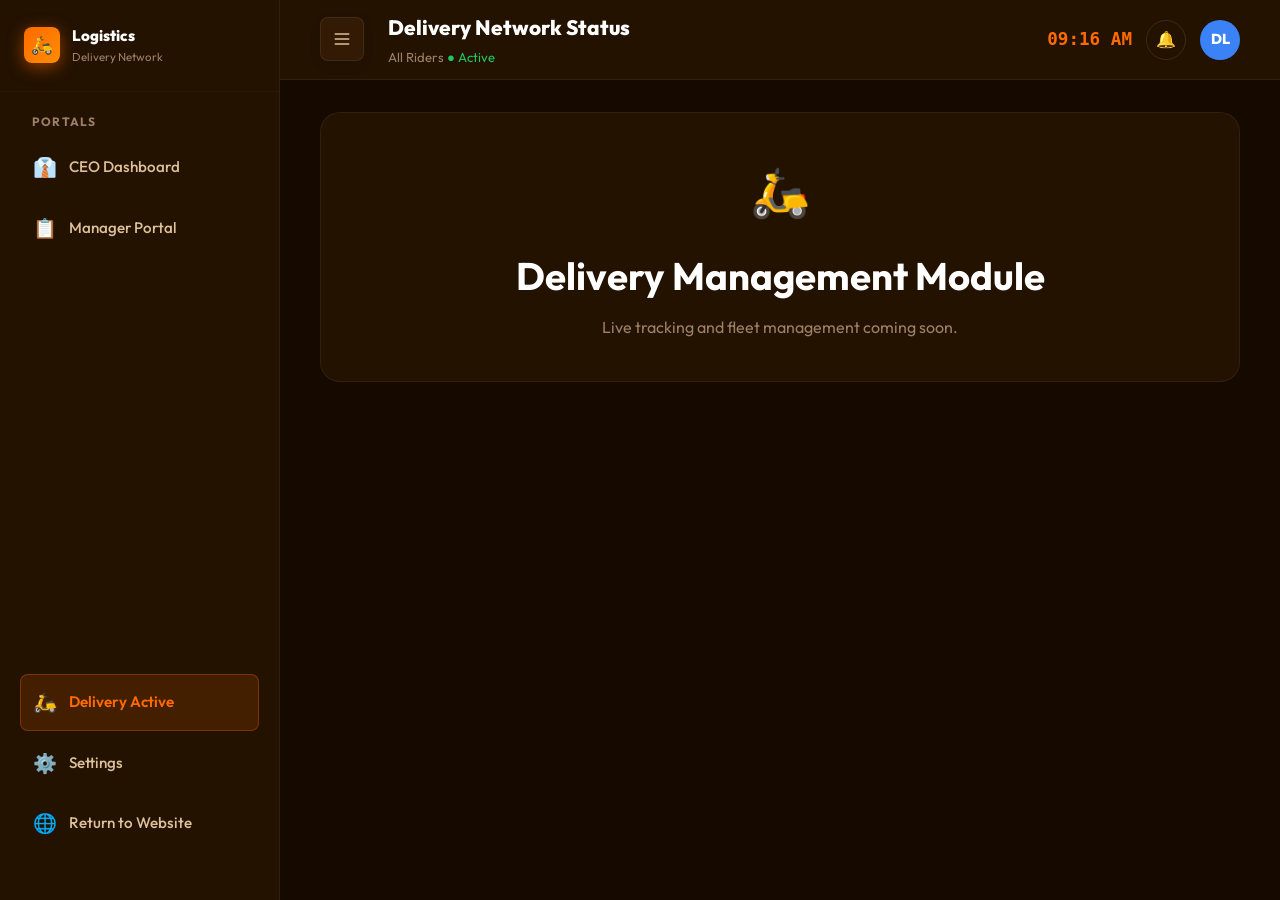
<file: crispy-chicken/delivery.html>
<!DOCTYPE html>
<html lang="en">
<head>
  <meta charset="UTF-8" />
  <meta name="viewport" content="width=device-width, initial-scale=1.0" />
  <title>Delivery Dashboard — Crispy Chicken Calabar</title>
  <link rel="stylesheet" href="css/style.css" />
  <link rel="stylesheet" href="css/dashboard.css" />
</head>
<body class="dashboard-body">

<!-- ════ SIDEBAR ════════════════════════════════════════════ -->
<aside class="dash-sidebar" id="sidebar">
  <div class="dash-brand">
    <div class="nav-logo">🛵</div>
    <div>
      <div style="font-weight:800;font-size:0.95rem;">Logistics</div>
      <div style="font-size:0.72rem;color:var(--text-muted);">Delivery Network</div>
    </div>
  </div>

  <nav class="dash-nav" style="margin-top:20px;">
    <div class="dash-nav-section">
      <div class="dash-nav-label">Portals</div>
      <a href="ceo-dashboard.html" class="dash-nav-item">
        <span>👔</span> CEO Dashboard
      </a>
      <a href="manager-dashboard.html" class="dash-nav-item">
        <span>📋</span> Manager Portal
      </a>
    </div>
    <div class="dash-nav-section" style="margin-top:auto;">
      <a href="delivery.html" class="dash-nav-item active"><span>🛵</span> Delivery Active</a>
      <a href="settings.html" class="dash-nav-item"><span>⚙️</span> Settings</a>
      <a href="index.html" class="dash-nav-item"><span>🌐</span> Return to Website</a>
    </div>
  </nav>
</aside>

<!-- ════ MAIN ════════════════════════════════════════════════ -->
<main class="dash-main">

  <header class="dash-topbar">
    <div style="display:flex;align-items:center;">
      <button class="sidebar-toggle-btn" onclick="document.body.classList.toggle('sidebar-collapsed')">
        <svg viewBox="0 0 24 24"><path d="M4 6h16M4 12h16M4 18h16"></path></svg>
      </button>
      <div>
        <h2 style="font-size:1.3rem;font-weight:800;">Delivery Network Status</h2>
        <p style="font-size:0.82rem;color:var(--text-muted);margin-top:2px;">All Riders <span style="color:var(--success);">● Active</span></p>
      </div>
    </div>
    <div style="display:flex;align-items:center;gap:14px;">
      <div class="dash-time">09:16 AM</div>
      <div class="notif-btn">🔔</div>
      <div class="manager-avatar" style="background:#3B82F6;">DL</div>
    </div>
  </header>

  <div class="dash-content">
    <div style="padding:40px;text-align:center;background:var(--bg-card);border-radius:var(--radius-lg);border:1px solid rgba(255,255,255,0.06);">
      <div style="font-size:3rem;margin-bottom:16px;">🛵</div>
      <h2>Delivery Management Module</h2>
      <p style="color:var(--text-muted);margin-top:8px;">Live tracking and fleet management coming soon.</p>
    </div>
  </div>

</main>

<script src="js/dashboard.js"></script>
</body>
</html>
</file>
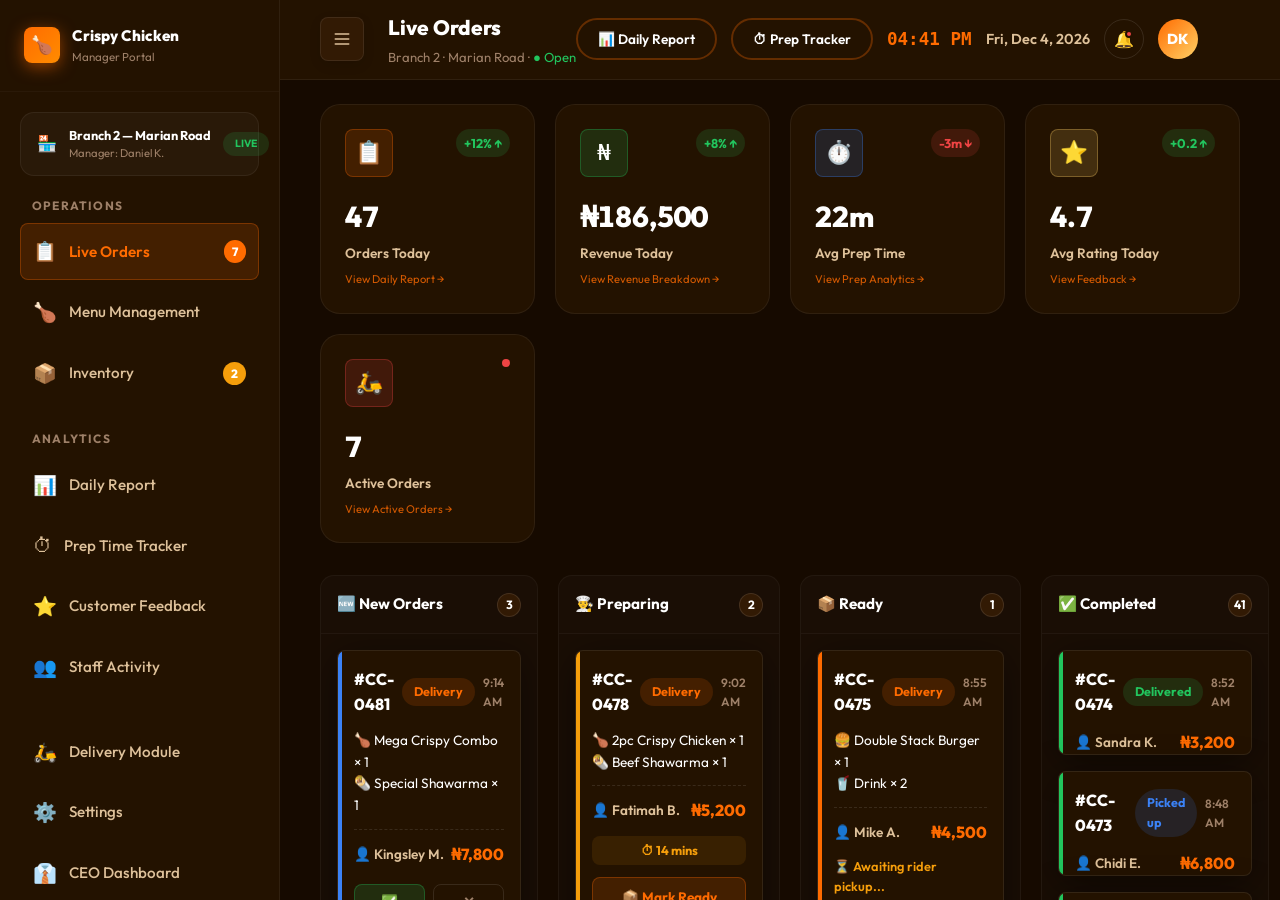
<file: crispy-chicken/manager-dashboard.html>
<!DOCTYPE html>
<html lang="en">
<head>
  <meta charset="UTF-8" />
  <meta name="viewport" content="width=device-width, initial-scale=1.0" />
  <title>Manager Dashboard — Crispy Chicken Calabar</title>
  <link rel="stylesheet" href="css/style.css" />
  <link rel="stylesheet" href="css/dashboard.css" />
  <style>
    /* ── ANALYTICS MODALS (shared style) ── */
    .modal-backdrop{position:fixed;inset:0;background:rgba(0,0,0,0.75);z-index:9000;backdrop-filter:blur(6px);display:flex;align-items:center;justify-content:center;opacity:0;pointer-events:none;transition:opacity 0.3s ease;}
    .modal-backdrop.open{opacity:1;pointer-events:all;}
    .modal-box{background:var(--bg-card);border:1px solid var(--primary-border);border-radius:var(--radius-xl);width:min(720px,95vw);max-height:88vh;overflow-y:auto;box-shadow:var(--shadow-glow),var(--shadow-lift);transform:translateY(30px) scale(0.97);transition:0.35s cubic-bezier(0.4,0,0.2,1);}
    .modal-backdrop.open .modal-box{transform:translateY(0) scale(1);}
    .modal-header{padding:24px 28px 18px;border-bottom:1px solid rgba(255,255,255,0.06);display:flex;align-items:center;justify-content:space-between;position:sticky;top:0;background:var(--bg-card);z-index:1;}
    .modal-header h2{font-size:1.2rem;font-weight:800;display:flex;align-items:center;gap:10px;}
    .modal-close{width:34px;height:34px;border-radius:50%;background:var(--bg-surface);border:1px solid rgba(255,255,255,0.1);display:flex;align-items:center;justify-content:center;cursor:pointer;font-size:1rem;transition:var(--transition);}
    .modal-close:hover{background:var(--danger);border-color:var(--danger);}
    .modal-body{padding:24px 28px 32px;}
    .modal-section-title{font-size:0.75rem;font-weight:700;text-transform:uppercase;letter-spacing:0.1em;color:var(--text-muted);margin:24px 0 14px;}
    /* BAR CHART */
    .bar-chart{display:flex;align-items:flex-end;gap:8px;height:160px;padding:0 0 8px;}
    .bar-col{flex:1;display:flex;flex-direction:column;align-items:center;gap:6px;height:100%;}
    .bar-fill{width:100%;border-radius:6px 6px 0 0;background:linear-gradient(to top,var(--primary),var(--gold));cursor:pointer;position:relative;min-width:20px;}
    .bar-fill:hover{filter:brightness(1.15);}
    .bar-fill .bar-tip{position:absolute;top:-32px;left:50%;transform:translateX(-50%);background:var(--bg-base);border:1px solid var(--primary-border);border-radius:6px;padding:3px 8px;font-size:0.72rem;font-weight:700;color:var(--primary);white-space:nowrap;opacity:0;pointer-events:none;transition:opacity 0.2s;}
    .bar-fill:hover .bar-tip{opacity:1;}
    .bar-label{font-size:0.7rem;color:var(--text-muted);font-weight:600;text-align:center;}
    .bar-spacer{flex:1;}
    /* ANALYTICS CARDS */
    .an-cards{display:grid;grid-template-columns:repeat(3,1fr);gap:14px;margin-bottom:22px;}
    .an-card{background:var(--bg-surface);border:1px solid rgba(255,255,255,0.06);border-radius:var(--radius-md);padding:18px;text-align:center;}
    .an-card-val{font-size:1.5rem;font-weight:800;color:var(--primary);}
    .an-card-lbl{font-size:0.78rem;color:var(--text-muted);margin-top:3px;}
    /* PROGRESS BARS */
    .prog-row{display:flex;align-items:center;gap:12px;margin-bottom:10px;font-size:0.85rem;}
    .prog-label{min-width:120px;color:var(--text-secondary);}
    .prog-bar-wrap{flex:1;height:8px;background:rgba(255,255,255,0.06);border-radius:99px;overflow:hidden;}
    .prog-bar{height:100%;border-radius:99px;background:linear-gradient(to right,var(--primary),var(--gold));}
    .prog-val{min-width:40px;text-align:right;font-weight:700;color:var(--primary);}
    /* Menu toggle items */
    .menu-toggle-item{background:var(--bg-surface);border:1px solid rgba(255,255,255,0.06);border-radius:var(--radius-sm);padding:16px;}
    /* Stat card button */
    .stat-card.clickable{cursor:pointer;transition:var(--transition);}
    .stat-card.clickable:hover{border-color:var(--primary-border);transform:translateY(-3px);box-shadow:var(--shadow-glow);}
    .stat-card.clickable .click-hint{font-size:0.7rem;color:var(--primary);margin-top:6px;opacity:0.8;}
    /* Inline mini bar chart */
    .mini-bar-chart{display:flex;align-items:flex-end;gap:4px;height:60px;}
    .mini-bar{flex:1;border-radius:3px 3px 0 0;background:var(--primary);opacity:0.7;min-width:8px;transition:var(--transition);}
    .mini-bar:hover{opacity:1;}
  </style>
</head>
<body class="dashboard-body">

<!-- ════ SIDEBAR ════════════════════════════════════════════ -->
<aside class="dash-sidebar" id="sidebar">
  <div class="dash-brand">
    <div class="nav-logo">🍗</div>
    <div>
      <div style="font-weight:800;font-size:0.95rem;">Crispy Chicken</div>
      <div style="font-size:0.72rem;color:var(--text-muted);">Manager Portal</div>
    </div>
  </div>

  <div class="branch-pill">
    <span style="font-size:1rem;">🏪</span>
    <div>
      <div style="font-size:0.8rem;font-weight:700;">Branch 2 — Marian Road</div>
      <div style="font-size:0.7rem;color:var(--text-muted);">Manager: Daniel K.</div>
    </div>
    <span class="chip chip-green" style="margin-left:auto;font-size:0.65rem;">LIVE</span>
  </div>

  <nav class="dash-nav">
    <div class="dash-nav-section">
      <div class="dash-nav-label">Operations</div>
      <a href="#" class="dash-nav-item active" onclick="showSection('orders',this);return false;">
        <span>📋</span> Live Orders
        <span class="nav-badge" id="orders-badge">7</span>
      </a>
      <a href="#" class="dash-nav-item" onclick="showSection('menu',this);return false;">
        <span>🍗</span> Menu Management
      </a>
      <a href="#" class="dash-nav-item" onclick="showSection('inventory',this);return false;">
        <span>📦</span> Inventory
        <span class="nav-badge warning">2</span>
      </a>
    </div>
    <div class="dash-nav-section">
      <div class="dash-nav-label">Analytics</div>
      <a href="#" class="dash-nav-item" onclick="openModal('daily-report-modal');return false;">
        <span>📊</span> Daily Report
      </a>
      <a href="#" class="dash-nav-item" onclick="openModal('prep-modal');return false;">
        <span>⏱</span> Prep Time Tracker
      </a>
      <a href="#" class="dash-nav-item" onclick="showSection('feedback',this);return false;">
        <span>⭐</span> Customer Feedback
      </a>
      <a href="#" class="dash-nav-item" onclick="showSection('staff',this);return false;">
        <span>👥</span> Staff Activity
      </a>
    </div>
    <div class="dash-nav-section" style="margin-top:auto;">
      <a href="delivery.html" class="dash-nav-item"><span>🛵</span> Delivery Module</a>
      <a href="settings.html" class="dash-nav-item"><span>⚙️</span> Settings</a>
      <a href="ceo-dashboard.html" class="dash-nav-item"><span>👔</span> CEO Dashboard</a>
      <a href="index.html" class="dash-nav-item"><span>🌐</span> View Website</a>
    </div>
  </nav>
</aside>

<!-- ════ MAIN ════════════════════════════════════════════════ -->
<main class="dash-main">

  <header class="dash-topbar">
    <div style="display:flex;align-items:center;">
      <button class="sidebar-toggle-btn" onclick="document.body.classList.toggle('sidebar-collapsed')">
        <svg viewBox="0 0 24 24"><path d="M4 6h16M4 12h16M4 18h16"></path></svg>
      </button>
      <div>
      <h2 style="font-size:1.3rem;font-weight:800;">Live Orders</h2>
      <p style="font-size:0.82rem;color:var(--text-muted);margin-top:2px;">Branch 2 · Marian Road · <span style="color:var(--success);">● Open</span></p>
    </div>
    <div style="display:flex;align-items:center;gap:14px;">
      <button class="btn btn-outline btn-sm" onclick="openModal('daily-report-modal')">📊 Daily Report</button>
      <button class="btn btn-outline btn-sm" onclick="openModal('prep-modal')">⏱ Prep Tracker</button>
      <div class="dash-time" id="dash-time">09:16 AM</div>
      <div class="dash-topbar-date" id="dash-date">Thu, Apr 16 2026</div>
      <div class="notif-btn" onclick="toggleNotifs()">🔔<span class="notif-dot"></span></div>
      <div class="manager-avatar">DK</div>
    </div>
  </header>

  <!-- STATS ROW — all clickable -->
  <div class="stats-row">
    <div class="stat-card clickable" onclick="openModal('daily-report-modal')">
      <div class="stat-icon" style="background:rgba(255,107,0,0.15);border-color:rgba(255,107,0,0.3);">📋</div>
      <div class="stat-body"><div class="stat-value" id="total-orders">47</div><div class="stat-label">Orders Today</div></div>
      <div class="stat-trend up">+12% ↑</div>
      <div class="click-hint">View Daily Report →</div>
    </div>
    <div class="stat-card clickable" onclick="openModal('daily-report-modal')">
      <div class="stat-icon" style="background:rgba(34,197,94,0.15);border-color:rgba(34,197,94,0.3);">₦</div>
      <div class="stat-body"><div class="stat-value" id="today-revenue">₦186,500</div><div class="stat-label">Revenue Today</div></div>
      <div class="stat-trend up">+8% ↑</div>
      <div class="click-hint">View Revenue Breakdown →</div>
    </div>
    <div class="stat-card clickable" onclick="openModal('prep-modal')">
      <div class="stat-icon" style="background:rgba(59,130,246,0.15);border-color:rgba(59,130,246,0.3);">⏱️</div>
      <div class="stat-body"><div class="stat-value">22m</div><div class="stat-label">Avg Prep Time</div></div>
      <div class="stat-trend down">-3m ↓</div>
      <div class="click-hint">View Prep Analytics →</div>
    </div>
    <div class="stat-card clickable" onclick="openModal('feedback-modal')">
      <div class="stat-icon" style="background:rgba(255,209,102,0.15);border-color:rgba(255,209,102,0.3);">⭐</div>
      <div class="stat-body"><div class="stat-value">4.7</div><div class="stat-label">Avg Rating Today</div></div>
      <div class="stat-trend up">+0.2 ↑</div>
      <div class="click-hint">View Feedback →</div>
    </div>
    <div class="stat-card clickable" onclick="openModal('active-orders-modal')">
      <div class="stat-icon" style="background:rgba(239,68,68,0.15);border-color:rgba(239,68,68,0.3);">🛵</div>
      <div class="stat-body"><div class="stat-value" id="active-orders">7</div><div class="stat-label">Active Orders</div></div>
      <div style="width:8px;height:8px;border-radius:50%;background:var(--danger);animation:pulse 2s infinite; position:absolute; top:24px; right:24px;"></div>
      <div class="click-hint">View Active Orders →</div>
    </div>
  </div>

  <!-- ── ORDERS SECTION ──────────────────────────────────── -->
  <div class="dash-content" id="section-orders">

    <div class="kanban-cols">

      <!-- NEW -->
      <div class="kanban-col">
        <div class="col-header">
          <div class="col-title">🆕 New Orders</div>
          <div class="col-count" id="new-count">3</div>
        </div>
        <div class="col-body" id="col-new">

          <div class="order-card new-order" id="order-481">
            <div class="order-card-header">
              <span class="order-num">#CC-0481</span>
              <span class="chip chip-orange">Delivery</span>
              <span class="order-time">9:14 AM</span>
            </div>
            <div class="order-items-list">
              <div>🍗 Mega Crispy Combo × 1</div>
              <div>🌯 Special Shawarma × 1</div>
            </div>
            <div class="order-card-footer">
              <div class="order-customer">👤 Kingsley M.</div>
              <div class="order-total">₦7,800</div>
            </div>
            <div class="order-actions">
              <button class="btn-accept" onclick="acceptOrder('order-481','col-new','col-preparing','new-count','prep-count')">✅ Accept</button>
              <button class="btn-reject" onclick="rejectOrder('order-481')">✕ Reject</button>
            </div>
          </div>

          <div class="order-card new-order" id="order-482">
            <div class="order-card-header">
              <span class="order-num">#CC-0482</span>
              <span class="chip chip-blue">Pickup</span>
              <span class="order-time">9:15 AM</span>
            </div>
            <div class="order-items-list">
              <div>🍔 Burger Meal × 2</div>
              <div>🥤 Coke × 2</div>
            </div>
            <div class="order-card-footer">
              <div class="order-customer">👤 Amaka O.</div>
              <div class="order-total">₦7,400</div>
            </div>
            <div class="order-actions">
              <button class="btn-accept" onclick="acceptOrder('order-482','col-new','col-preparing','new-count','prep-count')">✅ Accept</button>
              <button class="btn-reject" onclick="rejectOrder('order-482')">✕ Reject</button>
            </div>
          </div>

          <div class="order-card new-order" id="order-483">
            <div class="order-card-header">
              <span class="order-num">#CC-0483</span>
              <span class="chip chip-orange">Delivery</span>
              <span class="order-time">9:16 AM</span>
            </div>
            <div class="order-items-list">
              <div>🍗 1pc Crispy Chicken × 3</div>
              <div>🍟 Seasoned Fries × 2</div>
              <div>🌯 Chicken Shawarma × 1</div>
            </div>
            <div class="order-card-footer">
              <div class="order-customer">👤 Emeka N.</div>
              <div class="order-total">₦8,200</div>
            </div>
            <div class="order-actions">
              <button class="btn-accept" onclick="acceptOrder('order-483','col-new','col-preparing','new-count','prep-count')">✅ Accept</button>
              <button class="btn-reject" onclick="rejectOrder('order-483')">✕ Reject</button>
            </div>
          </div>

        </div>
      </div>

      <!-- PREPARING -->
      <div class="kanban-col">
        <div class="col-header">
          <div class="col-title">👨‍🍳 Preparing</div>
          <div class="col-count" id="prep-count">2</div>
        </div>
        <div class="col-body" id="col-preparing">
          <div class="order-card preparing-order" id="order-478">
            <div class="order-card-header">
              <span class="order-num">#CC-0478</span>
              <span class="chip chip-orange">Delivery</span>
              <span class="order-time">9:02 AM</span>
            </div>
            <div class="order-items-list">
              <div>🍗 2pc Crispy Chicken × 1</div>
              <div>🌯 Beef Shawarma × 1</div>
            </div>
            <div class="order-card-footer">
              <div class="order-customer">👤 Fatimah B.</div>
              <div class="order-total">₦5,200</div>
            </div>
            <div class="prep-timer" id="timer-478">⏱ 14 mins</div>
            <button class="btn-ready" onclick="markReady('order-478','col-preparing','col-ready','prep-count','ready-count')">📦 Mark Ready</button>
          </div>
          <div class="order-card preparing-order" id="order-479">
            <div class="order-card-header">
              <span class="order-num">#CC-0479</span>
              <span class="chip chip-blue">Pickup</span>
              <span class="order-time">9:08 AM</span>
            </div>
            <div class="order-items-list">
              <div>📦 Family Feast Combo × 1</div>
            </div>
            <div class="order-card-footer">
              <div class="order-customer">👤 Grace E.</div>
              <div class="order-total">₦18,000</div>
            </div>
            <div class="prep-timer" id="timer-479">⏱ 8 mins</div>
            <button class="btn-ready" onclick="markReady('order-479','col-preparing','col-ready','prep-count','ready-count')">📦 Mark Ready</button>
          </div>
        </div>
      </div>

      <!-- READY -->
      <div class="kanban-col">
        <div class="col-header">
          <div class="col-title">📦 Ready</div>
          <div class="col-count" id="ready-count">1</div>
        </div>
        <div class="col-body" id="col-ready">
          <div class="order-card ready-order" id="order-475">
            <div class="order-card-header">
              <span class="order-num">#CC-0475</span>
              <span class="chip chip-orange">Delivery</span>
              <span class="order-time">8:55 AM</span>
            </div>
            <div class="order-items-list">
              <div>🍔 Double Stack Burger × 1</div>
              <div>🥤 Drink × 2</div>
            </div>
            <div class="order-card-footer">
              <div class="order-customer">👤 Mike A.</div>
              <div class="order-total">₦4,500</div>
            </div>
            <div style="font-size:0.8rem;color:var(--warning);font-weight:600;margin:10px 0;">⏳ Awaiting rider pickup...</div>
            <button class="btn-dispatched" onclick="markDispatched('order-475','col-ready','col-delivered','ready-count','done-count')">🛵 Dispatched</button>
          </div>
        </div>
      </div>

      <!-- COMPLETED -->
      <div class="kanban-col">
        <div class="col-header">
          <div class="col-title">✅ Completed</div>
          <div class="col-count" id="done-count">41</div>
        </div>
        <div class="col-body" id="col-delivered" style="max-height:500px;overflow-y:auto;">
          <div class="order-card done-order">
            <div class="order-card-header"><span class="order-num">#CC-0474</span><span class="chip chip-green">Delivered</span><span class="order-time">8:52 AM</span></div>
            <div class="order-card-footer" style="margin-top:8px;"><div class="order-customer">👤 Sandra K.</div><div class="order-total">₦3,200</div></div>
          </div>
          <div class="order-card done-order">
            <div class="order-card-header"><span class="order-num">#CC-0473</span><span class="chip chip-blue">Picked up</span><span class="order-time">8:48 AM</span></div>
            <div class="order-card-footer" style="margin-top:8px;"><div class="order-customer">👤 Chidi E.</div><div class="order-total">₦6,800</div></div>
          </div>
          <div class="order-card done-order">
            <div class="order-card-header"><span class="order-num">#CC-0472</span><span class="chip chip-green">Delivered</span><span class="order-time">8:41 AM</span></div>
            <div class="order-card-footer" style="margin-top:8px;"><div class="order-customer">👤 Bola A.</div><div class="order-total">₦4,500</div></div>
          </div>
          <div class="order-card done-order">
            <div class="order-card-header"><span class="order-num">#CC-0471</span><span class="chip chip-green">Delivered</span><span class="order-time">8:36 AM</span></div>
            <div class="order-card-footer" style="margin-top:8px;"><div class="order-customer">👤 Yemi T.</div><div class="order-total">₦9,500</div></div>
          </div>
        </div>
      </div>

    </div><!-- /kanban -->

    <!-- INVENTORY ALERTS -->
    <div class="alerts-section">
      <h3 style="font-size:1rem;font-weight:700;margin-bottom:16px;">⚠️ Inventory Alerts</h3>
      <div class="alert-row">
        <div class="alert-item warning">
          <span>🌯</span>
          <div><div style="font-weight:700;font-size:0.9rem;">Shawarma Wraps</div><div style="font-size:0.8rem;color:var(--text-muted);">Only 12 wraps remaining</div></div>
          <div class="chip chip-yellow" style="margin-left:auto;">Low Stock</div>
          <button class="btn btn-outline btn-sm" style="white-space:nowrap;margin-left:8px;">Request Restock</button>
        </div>
        <div class="alert-item danger">
          <span>🥤</span>
          <div><div style="font-weight:700;font-size:0.9rem;">Coke (500ml)</div><div style="font-size:0.8rem;color:var(--text-muted);">Only 6 bottles left!</div></div>
          <div class="chip chip-red" style="margin-left:auto;">Critical</div>
          <button class="btn btn-outline btn-sm" style="white-space:nowrap;margin-left:8px;border-color:var(--danger);color:var(--danger);">Urgent Request</button>
        </div>
      </div>
    </div>

  </div><!-- /section-orders -->

  <!-- MENU SECTION -->
  <div class="dash-content" id="section-menu" style="display:none;">
    <div style="margin-bottom:20px;display:flex;align-items:center;justify-content:space-between;">
      <div>
        <h3 style="font-size:1.1rem;font-weight:700;">Menu Management</h3>
        <p style="color:var(--text-secondary);font-size:0.85rem;">Toggle item availability for Branch 2</p>
      </div>
      <div style="display:flex;gap:10px;">
        <button class="btn btn-outline btn-sm">Export PDF</button>
        <a href="menu.html" target="_blank" class="btn btn-primary btn-sm">View Live Menu</a>
      </div>
    </div>
    <div class="menu-toggle-grid" style="display:grid;grid-template-columns:repeat(auto-fill,minmax(240px,1fr));gap:14px;">
      <div class="menu-toggle-item"><div style="display:flex;align-items:center;justify-content:space-between;"><span style="font-weight:700;">Mega Crispy Combo</span><div class="toggle-switch active" onclick="this.classList.toggle('active')"></div></div><div style="font-size:0.8rem;color:var(--text-muted);margin-top:6px;">₦4,500 · <span style="color:var(--success);">Available</span></div></div>
      <div class="menu-toggle-item"><div style="display:flex;align-items:center;justify-content:space-between;"><span style="font-weight:700;">Special Shawarma</span><div class="toggle-switch active" onclick="this.classList.toggle('active')"></div></div><div style="font-size:0.8rem;color:var(--text-muted);margin-top:6px;">₦2,800 · <span style="color:var(--success);">Available</span></div></div>
      <div class="menu-toggle-item"><div style="display:flex;align-items:center;justify-content:space-between;"><span style="font-weight:700;">Beef Shawarma</span><div class="toggle-switch" onclick="this.classList.toggle('active')"></div></div><div style="font-size:0.8rem;color:var(--text-muted);margin-top:6px;">₦3,000 · <span style="color:var(--danger);">Unavailable</span></div></div>
      <div class="menu-toggle-item"><div style="display:flex;align-items:center;justify-content:space-between;"><span style="font-weight:700;">Crispy Burger</span><div class="toggle-switch active" onclick="this.classList.toggle('active')"></div></div><div style="font-size:0.8rem;color:var(--text-muted);margin-top:6px;">₦2,200 · <span style="color:var(--success);">Available</span></div></div>
      <div class="menu-toggle-item"><div style="display:flex;align-items:center;justify-content:space-between;"><span style="font-weight:700;">Full Chicken</span><div class="toggle-switch active" onclick="this.classList.toggle('active')"></div></div><div style="font-size:0.8rem;color:var(--text-muted);margin-top:6px;">₦8,500 · <span style="color:var(--success);">Available</span></div></div>
      <div class="menu-toggle-item"><div style="display:flex;align-items:center;justify-content:space-between;"><span style="font-weight:700;">Family Feast Combo</span><div class="toggle-switch active" onclick="this.classList.toggle('active')"></div></div><div style="font-size:0.8rem;color:var(--text-muted);margin-top:6px;">₦18,000 · <span style="color:var(--success);">Available</span></div></div>
      <div class="menu-toggle-item"><div style="display:flex;align-items:center;justify-content:space-between;"><span style="font-weight:700;">Party Pack</span><div class="toggle-switch active" onclick="this.classList.toggle('active')"></div></div><div style="font-size:0.8rem;color:var(--text-muted);margin-top:6px;">₦32,000 · <span style="color:var(--success);">Available</span></div></div>
      <div class="menu-toggle-item"><div style="display:flex;align-items:center;justify-content:space-between;"><span style="font-weight:700;">Fried Plantain</span><div class="toggle-switch active" onclick="this.classList.toggle('active')"></div></div><div style="font-size:0.8rem;color:var(--text-muted);margin-top:6px;">₦700 · <span style="color:var(--success);">Available</span></div></div>
    </div>
  </div>

  <!-- INVENTORY SECTION -->
  <div class="dash-content" id="section-inventory" style="display:none;">
    <h3 style="font-size:1.1rem;font-weight:700;margin-bottom:20px;">📦 Inventory — Branch 2</h3>
    <div style="display:flex;flex-direction:column;gap:12px;">
      <div class="prog-row"><span class="prog-label">Chicken (kg)</span><div class="prog-bar-wrap"><div class="prog-bar" style="width:72%;"></div></div><span class="prog-val">72%</span></div>
      <div class="prog-row"><span class="prog-label">Shawarma Wraps</span><div class="prog-bar-wrap"><div class="prog-bar" style="width:18%;background:linear-gradient(to right,var(--warning),#FBBF24);"></div></div><span class="prog-val" style="color:var(--warning);">18%</span></div>
      <div class="prog-row"><span class="prog-label">Cooking Oil (L)</span><div class="prog-bar-wrap"><div class="prog-bar" style="width:60%;"></div></div><span class="prog-val">60%</span></div>
      <div class="prog-row"><span class="prog-label">Coke (bottles)</span><div class="prog-bar-wrap"><div class="prog-bar" style="width:8%;background:linear-gradient(to right,var(--danger),#F87171);"></div></div><span class="prog-val" style="color:var(--danger);">8%</span></div>
      <div class="prog-row"><span class="prog-label">Bread Rolls</span><div class="prog-bar-wrap"><div class="prog-bar" style="width:55%;"></div></div><span class="prog-val">55%</span></div>
      <div class="prog-row"><span class="prog-label">Rice (bags)</span><div class="prog-bar-wrap"><div class="prog-bar" style="width:80%;"></div></div><span class="prog-val">80%</span></div>
      <div class="prog-row"><span class="prog-label">Seasoning Mix</span><div class="prog-bar-wrap"><div class="prog-bar" style="width:45%;"></div></div><span class="prog-val">45%</span></div>
      <div class="prog-row"><span class="prog-label">Plantain (kg)</span><div class="prog-bar-wrap"><div class="prog-bar" style="width:65%;"></div></div><span class="prog-val">65%</span></div>
    </div>
  </div>

  <!-- FEEDBACK SECTION -->
  <div class="dash-content" id="section-feedback" style="display:none;">
    <h3 style="font-size:1.1rem;font-weight:700;margin-bottom:20px;">⭐ Customer Feedback — Today</h3>
    <div style="display:flex;flex-direction:column;gap:14px;">
      <div style="background:var(--bg-card);border:1px solid rgba(255,255,255,0.06);border-radius:var(--radius-md);padding:20px;">
        <div style="display:flex;justify-content:space-between;margin-bottom:8px;"><span style="font-weight:700;">Kingsley M.</span><span style="color:var(--gold);">★★★★★ 5.0</span></div>
        <div style="font-size:0.88rem;color:var(--text-secondary);">"Arrived hot and fresh. Best chicken in Calabar, no cap. Rider was on time too!"</div>
        <div style="font-size:0.75rem;color:var(--text-muted);margin-top:8px;">Order #CC-0481 · Delivery · 9:50 AM</div>
      </div>
      <div style="background:var(--bg-card);border:1px solid rgba(255,255,255,0.06);border-radius:var(--radius-md);padding:20px;">
        <div style="display:flex;justify-content:space-between;margin-bottom:8px;"><span style="font-weight:700;">Amaka O.</span><span style="color:var(--gold);">★★★★☆ 4.0</span></div>
        <div style="font-size:0.88rem;color:var(--text-secondary);">"Food was great but took a bit longer than expected at the counter. Still worth it though."</div>
        <div style="font-size:0.75rem;color:var(--text-muted);margin-top:8px;">Order #CC-0482 · Pickup · 9:38 AM</div>
      </div>
      <div style="background:var(--bg-card);border:1px solid rgba(255,255,255,0.06);border-radius:var(--radius-md);padding:20px;">
        <div style="display:flex;justify-content:space-between;margin-bottom:8px;"><span style="font-weight:700;">Grace E.</span><span style="color:var(--gold);">★★★★★ 5.0</span></div>
        <div style="font-size:0.88rem;color:var(--text-secondary);">"Family Feast was PERFECT. Everyone loved it. We'll be ordering every Friday from now on!"</div>
        <div style="font-size:0.75rem;color:var(--text-muted);margin-top:8px;">Order #CC-0479 · Pickup · 9:35 AM</div>
      </div>
    </div>
  </div>

  <!-- STAFF SECTION -->
  <div class="dash-content" id="section-staff" style="display:none;">
    <h3 style="font-size:1.1rem;font-weight:700;margin-bottom:20px;">👥 Staff Activity — Branch 2</h3>
    <div style="display:flex;flex-direction:column;gap:12px;">
      <div style="background:var(--bg-card);border:1px solid rgba(255,255,255,0.06);border-radius:var(--radius-md);padding:18px;display:flex;align-items:center;gap:16px;">
        <div style="width:44px;height:44px;border-radius:50%;background:linear-gradient(135deg,var(--primary),var(--gold));display:flex;align-items:center;justify-content:center;font-weight:800;">AF</div>
        <div style="flex:1;"><div style="font-weight:700;">Adaeze F. · Cook</div><div style="font-size:0.8rem;color:var(--text-muted);">Clocked in: 8:00 AM · 14 orders handled</div></div>
        <span class="chip chip-green">On Duty</span>
      </div>
      <div style="background:var(--bg-card);border:1px solid rgba(255,255,255,0.06);border-radius:var(--radius-md);padding:18px;display:flex;align-items:center;gap:16px;">
        <div style="width:44px;height:44px;border-radius:50%;background:linear-gradient(135deg,#3B82F6,#06B6D4);display:flex;align-items:center;justify-content:center;font-weight:800;">BO</div>
        <div style="flex:1;"><div style="font-weight:700;">Blessing O. · Cashier</div><div style="font-size:0.8rem;color:var(--text-muted);">Clocked in: 8:00 AM · 33 transactions</div></div>
        <span class="chip chip-green">On Duty</span>
      </div>
      <div style="background:var(--bg-card);border:1px solid rgba(255,255,255,0.06);border-radius:var(--radius-md);padding:18px;display:flex;align-items:center;gap:16px;">
        <div style="width:44px;height:44px;border-radius:50%;background:linear-gradient(135deg,var(--success),#16A34A);display:flex;align-items:center;justify-content:center;font-weight:800;">TI</div>
        <div style="flex:1;"><div style="font-weight:700;">Tunde I. · Cook</div><div style="font-size:0.8rem;color:var(--text-muted);">Clocked in: 9:00 AM · 9 orders handled</div></div>
        <span class="chip chip-green">On Duty</span>
      </div>
      <div style="background:var(--bg-card);border:1px solid rgba(255,255,255,0.06);border-radius:var(--radius-md);padding:18px;display:flex;align-items:center;gap:16px;">
        <div style="width:44px;height:44px;border-radius:50%;background:rgba(255,255,255,0.1);display:flex;align-items:center;justify-content:center;font-weight:800;">CU</div>
        <div style="flex:1;"><div style="font-weight:700;">Chibuzor U. · Dispatch</div><div style="font-size:0.8rem;color:var(--text-muted);">Expected: 2:00 PM shift</div></div>
        <span class="chip chip-yellow">Off Duty</span>
      </div>
    </div>
  </div>

</main>

<!-- ════════════════════════════════════════════════════════════
     ANALYTICS MODALS
═════════════════════════════════════════════════════════════ -->

<!-- DAILY REPORT MODAL -->
<div class="modal-backdrop" id="daily-report-modal" onclick="closeOnBackdrop(event,'daily-report-modal')">
  <div class="modal-box">
    <div class="modal-header">
      <h2>📊 Daily Report — Branch 2</h2>
      <div class="modal-close" onclick="closeModal('daily-report-modal')">✕</div>
    </div>
    <div class="modal-body">
      <div style="font-size:0.82rem;color:var(--text-muted);margin-bottom:20px;">Thursday, April 16, 2026 · Branch 2 — Marian Road</div>
      <div class="an-cards">
        <div class="an-card"><div class="an-card-val">47</div><div class="an-card-lbl">Orders Today</div></div>
        <div class="an-card"><div class="an-card-val">₦186,500</div><div class="an-card-lbl">Revenue Today</div></div>
        <div class="an-card"><div class="an-card-val">₦3,968</div><div class="an-card-lbl">Avg Order Value</div></div>
      </div>

      <div class="modal-section-title">Hourly Revenue — Today</div>
      <div class="bar-chart">
        <div class="bar-col"><div class="bar-spacer"></div><div class="bar-fill" style="height:20%;"><div class="bar-tip">₦8,200</div></div><div class="bar-label">8AM</div></div>
        <div class="bar-col"><div class="bar-spacer"></div><div class="bar-fill" style="height:32%;"><div class="bar-tip">₦13,100</div></div><div class="bar-label">9AM</div></div>
        <div class="bar-col"><div class="bar-spacer"></div><div class="bar-fill" style="height:45%;"><div class="bar-tip">₦18,400</div></div><div class="bar-label">10AM</div></div>
        <div class="bar-col"><div class="bar-spacer"></div><div class="bar-fill" style="height:60%;"><div class="bar-tip">₦24,600</div></div><div class="bar-label">11AM</div></div>
        <div class="bar-col"><div class="bar-spacer"></div><div class="bar-fill" style="height:100%;"><div class="bar-tip">₦41,000</div></div><div class="bar-label">12PM</div></div>
        <div class="bar-col"><div class="bar-spacer"></div><div class="bar-fill" style="height:90%;"><div class="bar-tip">₦36,900</div></div><div class="bar-label">1PM</div></div>
        <div class="bar-col"><div class="bar-spacer"></div><div class="bar-fill" style="height:58%;"><div class="bar-tip">₦23,800</div></div><div class="bar-label">2PM</div></div>
        <div class="bar-col"><div class="bar-spacer"></div><div class="bar-fill" style="height:35%;"><div class="bar-tip">₦14,350</div></div><div class="bar-label">3PM</div></div>
      </div>

      <div class="modal-section-title">Revenue Split by Order Type</div>
      <div style="display:flex;flex-direction:column;gap:10px;">
        <div class="prog-row"><span class="prog-label">🛵 Delivery</span><div class="prog-bar-wrap"><div class="prog-bar" style="width:62%;"></div></div><span class="prog-val">₦115k</span></div>
        <div class="prog-row"><span class="prog-label">🏪 Pickup</span><div class="prog-bar-wrap"><div class="prog-bar" style="width:38%;background:linear-gradient(to right,#3B82F6,#06B6D4);"></div></div><span class="prog-val">₦71k</span></div>
      </div>

      <div class="modal-section-title">Top Sellers Today</div>
      <div style="display:flex;flex-direction:column;gap:8px;font-size:0.88rem;">
        <div style="display:flex;justify-content:space-between;"><span>🏆 Mega Crispy Combo</span><span style="color:var(--primary);font-weight:700;">12 sold · ₦54k</span></div>
        <div style="display:flex;justify-content:space-between;"><span>🌯 Special Shawarma</span><span style="color:var(--primary);font-weight:700;">9 sold · ₦25.2k</span></div>
        <div style="display:flex;justify-content:space-between;"><span>🍔 Burger Meal</span><span style="color:var(--primary);font-weight:700;">8 sold · ₦25.6k</span></div>
        <div style="display:flex;justify-content:space-between;"><span>📦 Family Feast</span><span style="color:var(--primary);font-weight:700;">3 sold · ₦54k</span></div>
      </div>

      <div class="modal-section-title">Performance vs Yesterday</div>
      <div class="an-cards">
        <div class="an-card"><div class="an-card-val" style="color:var(--success);">+12%</div><div class="an-card-lbl">More Orders</div></div>
        <div class="an-card"><div class="an-card-val" style="color:var(--success);">+8%</div><div class="an-card-lbl">More Revenue</div></div>
        <div class="an-card"><div class="an-card-val" style="color:var(--success);">-3 min</div><div class="an-card-lbl">Faster Prep</div></div>
      </div>
    </div>
  </div>
</div>

<!-- PREP TIME MODAL -->
<div class="modal-backdrop" id="prep-modal" onclick="closeOnBackdrop(event,'prep-modal')">
  <div class="modal-box">
    <div class="modal-header">
      <h2>⏱ Preparation Time Tracker</h2>
      <div class="modal-close" onclick="closeModal('prep-modal')">✕</div>
    </div>
    <div class="modal-body">
      <div class="an-cards">
        <div class="an-card"><div class="an-card-val">22 min</div><div class="an-card-lbl">Today's Avg Prep</div></div>
        <div class="an-card"><div class="an-card-val">25 min</div><div class="an-card-lbl">Target SLA</div></div>
        <div class="an-card"><div class="an-card-val" style="color:var(--success);">88%</div><div class="an-card-lbl">On-Time Rate</div></div>
      </div>

      <div class="modal-section-title">Avg Prep Time by Hour — Today</div>
      <div class="bar-chart" style="height:140px;">
        <div class="bar-col"><div class="bar-spacer"></div><div class="bar-fill" style="height:68%;background:linear-gradient(to top,var(--success),#4ADE80);"><div class="bar-tip">17 min</div></div><div class="bar-label">8AM</div></div>
        <div class="bar-col"><div class="bar-spacer"></div><div class="bar-fill" style="height:72%;background:linear-gradient(to top,var(--success),#4ADE80);"><div class="bar-tip">18 min</div></div><div class="bar-label">9AM</div></div>
        <div class="bar-col"><div class="bar-spacer"></div><div class="bar-fill" style="height:80%;"><div class="bar-tip">20 min</div></div><div class="bar-label">10AM</div></div>
        <div class="bar-col"><div class="bar-spacer"></div><div class="bar-fill" style="height:100%;"><div class="bar-tip">25 min</div></div><div class="bar-label">11AM</div></div>
        <div class="bar-col"><div class="bar-spacer"></div><div class="bar-fill" style="height:96%;background:linear-gradient(to top,var(--warning),#FBBF24);"><div class="bar-tip">24 min</div></div><div class="bar-label">12PM</div></div>
        <div class="bar-col"><div class="bar-spacer"></div><div class="bar-fill" style="height:92%;background:linear-gradient(to top,var(--warning),#FBBF24);"><div class="bar-tip">23 min</div></div><div class="bar-label">1PM</div></div>
        <div class="bar-col"><div class="bar-spacer"></div><div class="bar-fill" style="height:76%;"><div class="bar-tip">19 min</div></div><div class="bar-label">2PM</div></div>
        <div class="bar-col"><div class="bar-spacer"></div><div class="bar-fill" style="height:70%;background:linear-gradient(to top,var(--success),#4ADE80);"><div class="bar-tip">17.5 min</div></div><div class="bar-label">3PM</div></div>
      </div>

      <div class="modal-section-title">7-Day Prep Time Trend</div>
      <div class="bar-chart" style="height:120px;">
        <div class="bar-col"><div class="bar-spacer"></div><div class="bar-fill" style="height:84%;"><div class="bar-tip">21 min</div></div><div class="bar-label">Mon</div></div>
        <div class="bar-col"><div class="bar-spacer"></div><div class="bar-fill" style="height:100%;background:linear-gradient(to top,var(--warning),#FBBF24);"><div class="bar-tip">25 min</div></div><div class="bar-label">Tue</div></div>
        <div class="bar-col"><div class="bar-spacer"></div><div class="bar-fill" style="height:92%;"><div class="bar-tip">23 min</div></div><div class="bar-label">Wed</div></div>
        <div class="bar-col"><div class="bar-spacer"></div><div class="bar-fill" style="height:88%;background:linear-gradient(to top,var(--success),#4ADE80);"><div class="bar-tip">22 min ✓</div></div><div class="bar-label">Thu (Now)</div></div>
      </div>

      <div style="background:rgba(34,197,94,0.08);border:1px solid rgba(34,197,94,0.2);border-radius:var(--radius-md);padding:18px;font-size:0.88rem;margin-top:8px;">
        <strong style="color:var(--success);">✅ Good Performance:</strong> Branch 2 is consistently hitting under the 25-min SLA target. The 11AM–1PM rush window is the tightest — consider pre-prepping chicken batches at 10:30 AM daily.
      </div>
    </div>
  </div>
</div>

<!-- ACTIVE ORDERS MODAL -->
<div class="modal-backdrop" id="active-orders-modal" onclick="closeOnBackdrop(event,'active-orders-modal')">
  <div class="modal-box">
    <div class="modal-header">
      <h2>🛵 Active Orders Analytics</h2>
      <div class="modal-close" onclick="closeModal('active-orders-modal')">✕</div>
    </div>
    <div class="modal-body">
      <div class="an-cards">
        <div class="an-card"><div class="an-card-val">7</div><div class="an-card-lbl">Currently Active</div></div>
        <div class="an-card"><div class="an-card-val">12 min</div><div class="an-card-lbl">Avg Dispatch Time</div></div>
        <div class="an-card"><div class="an-card-val" style="color:var(--success);">98%</div><div class="an-card-lbl">Delivery SLA Met</div></div>
      </div>
      <div class="modal-section-title">Active Orders Breakdown</div>
      <div style="display:flex;flex-direction:column;gap:10px;">
        <div class="prog-row"><span class="prog-label">🆕 New</span><div class="prog-bar-wrap"><div class="prog-bar" style="width:40%;"></div></div><span class="prog-val">3</span></div>
        <div class="prog-row"><span class="prog-label">👨‍🍳 Preparing</span><div class="prog-bar-wrap"><div class="prog-bar" style="width:30%;background:linear-gradient(to right,var(--warning),#FBBF24);"></div></div><span class="prog-val">2</span></div>
        <div class="prog-row"><span class="prog-label">📦 Ready</span><div class="prog-bar-wrap"><div class="prog-bar" style="width:15%;background:linear-gradient(to right,#3B82F6,#06B6D4);"></div></div><span class="prog-val">1</span></div>
        <div class="prog-row"><span class="prog-label">🛵 Dispatched</span><div class="prog-bar-wrap"><div class="prog-bar" style="width:15%;background:linear-gradient(to right,var(--success),#4ADE80);"></div></div><span class="prog-val">1</span></div>
      </div>
      
      <div class="modal-section-title">Active Riders (Branch 2)</div>
      <div style="display:flex;flex-direction:column;gap:12px;">
        <div style="background:var(--bg-card);border:1px solid rgba(255,255,255,0.06);border-radius:var(--radius-md);padding:14px;display:flex;align-items:center;gap:12px;">
          <div style="width:36px;height:36px;border-radius:50%;background:var(--primary);display:flex;align-items:center;justify-content:center;font-weight:800;">CU</div>
          <div style="flex:1;"><div style="font-weight:700;">Chibuzor U.</div><div style="font-size:0.75rem;color:var(--text-muted);">En route · Order #0475</div></div>
          <span class="chip" style="background:var(--primary-dim);color:var(--primary);">Active</span>
        </div>
        <div style="background:var(--bg-card);border:1px solid rgba(255,255,255,0.06);border-radius:var(--radius-md);padding:14px;display:flex;align-items:center;gap:12px;">
          <div style="width:36px;height:36px;border-radius:50%;background:#3B82F6;display:flex;align-items:center;justify-content:center;font-weight:800;">SI</div>
          <div style="flex:1;"><div style="font-weight:700;">Sunday I.</div><div style="font-size:0.75rem;color:var(--text-muted);">Returning to branch</div></div>
          <span class="chip" style="background:rgba(59,130,246,0.1);color:#3B82F6;">Available soon</span>
        </div>
      </div>
    </div>
  </div>
</div>

<!-- FEEDBACK MODAL -->
<div class="modal-backdrop" id="feedback-modal" onclick="closeOnBackdrop(event,'feedback-modal')">
  <div class="modal-box">
    <div class="modal-header">
      <h2>⭐ Customer Rating Analytics</h2>
      <div class="modal-close" onclick="closeModal('feedback-modal')">✕</div>
    </div>
    <div class="modal-body">
      <div class="an-cards">
        <div class="an-card"><div class="an-card-val" style="color:var(--gold);">4.7</div><div class="an-card-lbl">Today's Avg Rating</div></div>
        <div class="an-card"><div class="an-card-val">4.8</div><div class="an-card-lbl">7-Day Avg</div></div>
        <div class="an-card"><div class="an-card-val">32</div><div class="an-card-lbl">Reviews Today</div></div>
      </div>

      <div class="modal-section-title">Rating Distribution — Today</div>
      <div style="display:flex;flex-direction:column;gap:10px;">
        <div class="prog-row"><span class="prog-label">⭐⭐⭐⭐⭐ 5 Star</span><div class="prog-bar-wrap"><div class="prog-bar" style="width:62%;background:var(--gold);"></div></div><span class="prog-val" style="color:var(--gold);">20</span></div>
        <div class="prog-row"><span class="prog-label">⭐⭐⭐⭐ 4 Star</span><div class="prog-bar-wrap"><div class="prog-bar" style="width:28%;background:var(--gold);opacity:0.7;"></div></div><span class="prog-val">9</span></div>
        <div class="prog-row"><span class="prog-label">⭐⭐⭐ 3 Star</span><div class="prog-bar-wrap"><div class="prog-bar" style="width:9%;background:var(--warning);"></div></div><span class="prog-val">3</span></div>
        <div class="prog-row"><span class="prog-label">⭐⭐ 2 Star</span><div class="prog-bar-wrap"><div class="prog-bar" style="width:0%;background:var(--danger);"></div></div><span class="prog-val">0</span></div>
        <div class="prog-row"><span class="prog-label">⭐ 1 Star</span><div class="prog-bar-wrap"><div class="prog-bar" style="width:0%;background:var(--danger);"></div></div><span class="prog-val">0</span></div>
      </div>

      <div class="modal-section-title">Common Feedback Themes</div>
      <div style="display:flex;flex-wrap:wrap;gap:8px;">
        <span class="chip chip-green">👍 Fresh & Hot (18)</span>
        <span class="chip chip-green">👍 Fast Delivery (14)</span>
        <span class="chip chip-orange">⚠ Slow Counter (3)</span>
        <span class="chip chip-green">👍 Great Taste (22)</span>
        <span class="chip chip-green">👍 Value for Money (11)</span>
      </div>
    </div>
  </div>
</div>

<script src="js/dashboard.js"></script>
<script>
  function openModal(id) { document.getElementById(id).classList.add('open'); document.body.style.overflow='hidden'; }
  function closeModal(id) { document.getElementById(id).classList.remove('open'); document.body.style.overflow=''; }
  function closeOnBackdrop(e,id) { if(e.target===document.getElementById(id)) closeModal(id); }
  document.addEventListener('keydown',e=>{ if(e.key==='Escape') document.querySelectorAll('.modal-backdrop.open').forEach(m=>m.classList.remove('open')); });
</script>
</body>
</html>
</file>
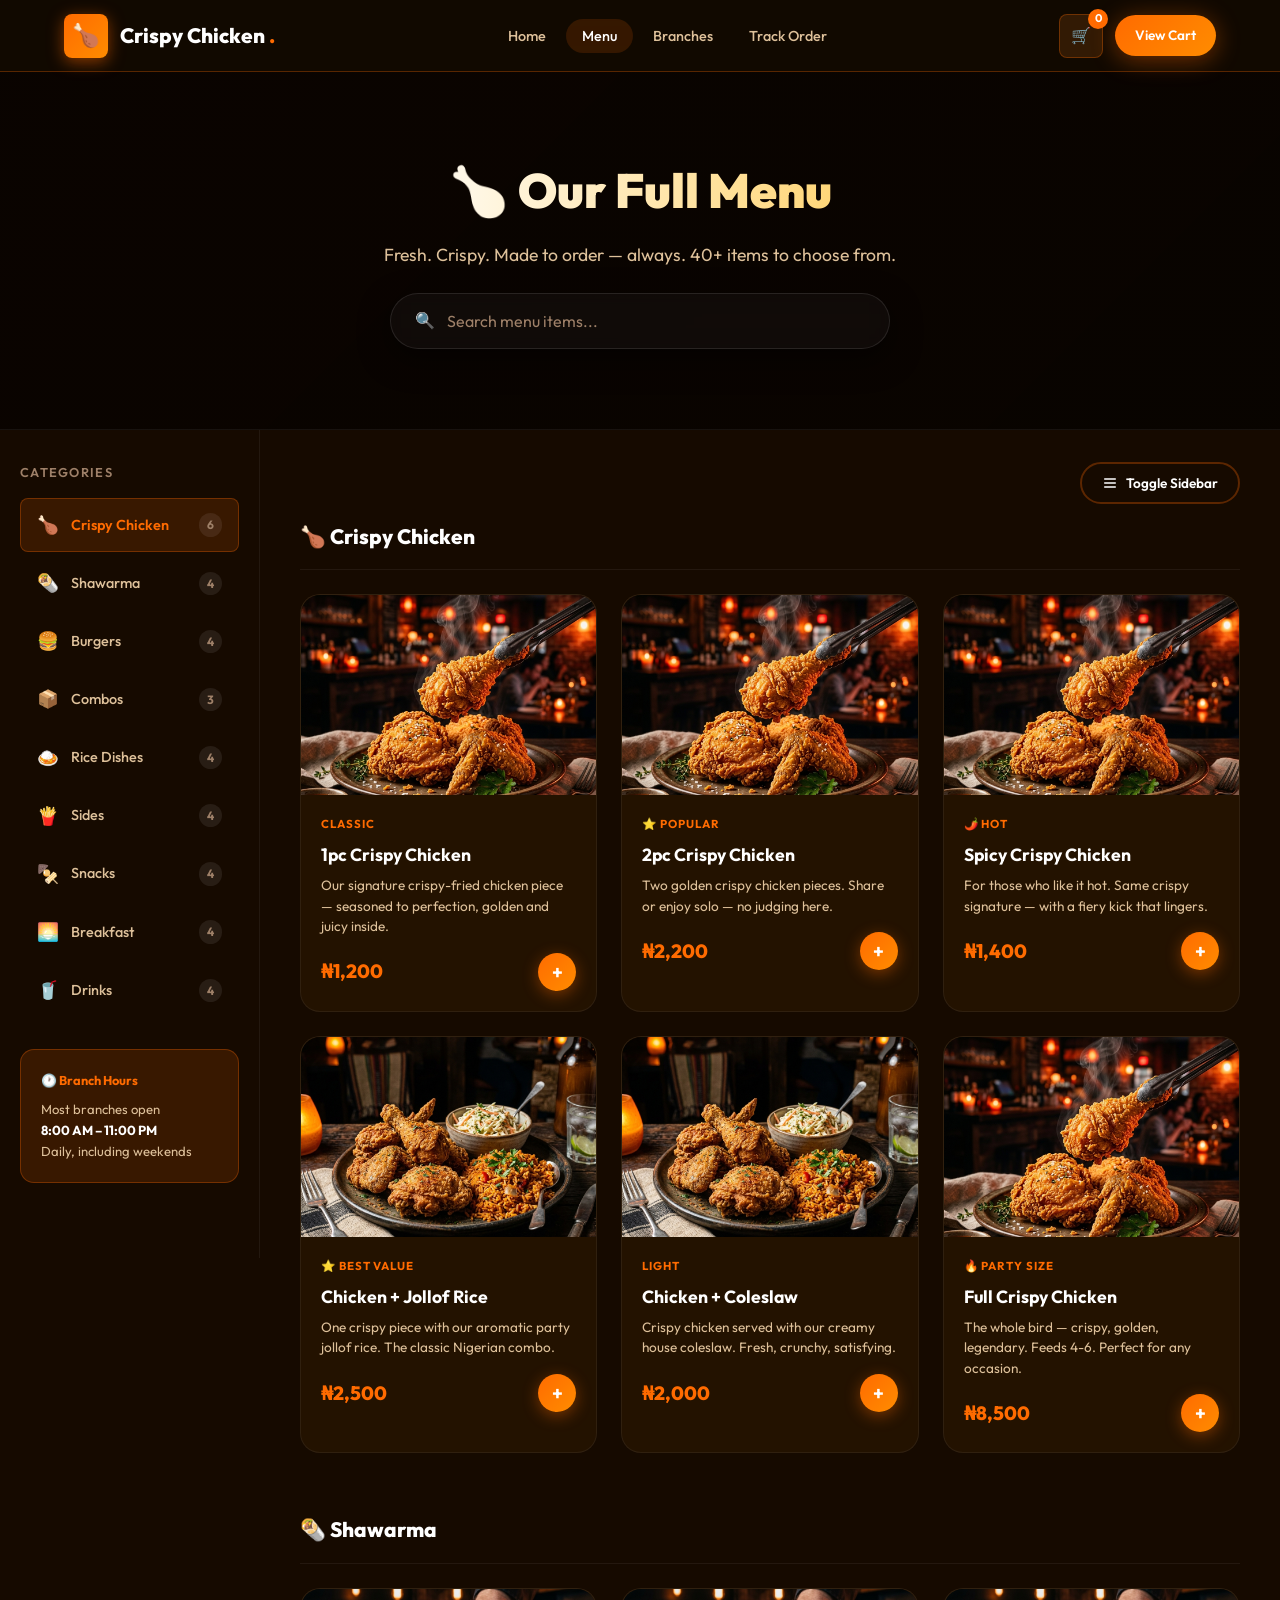
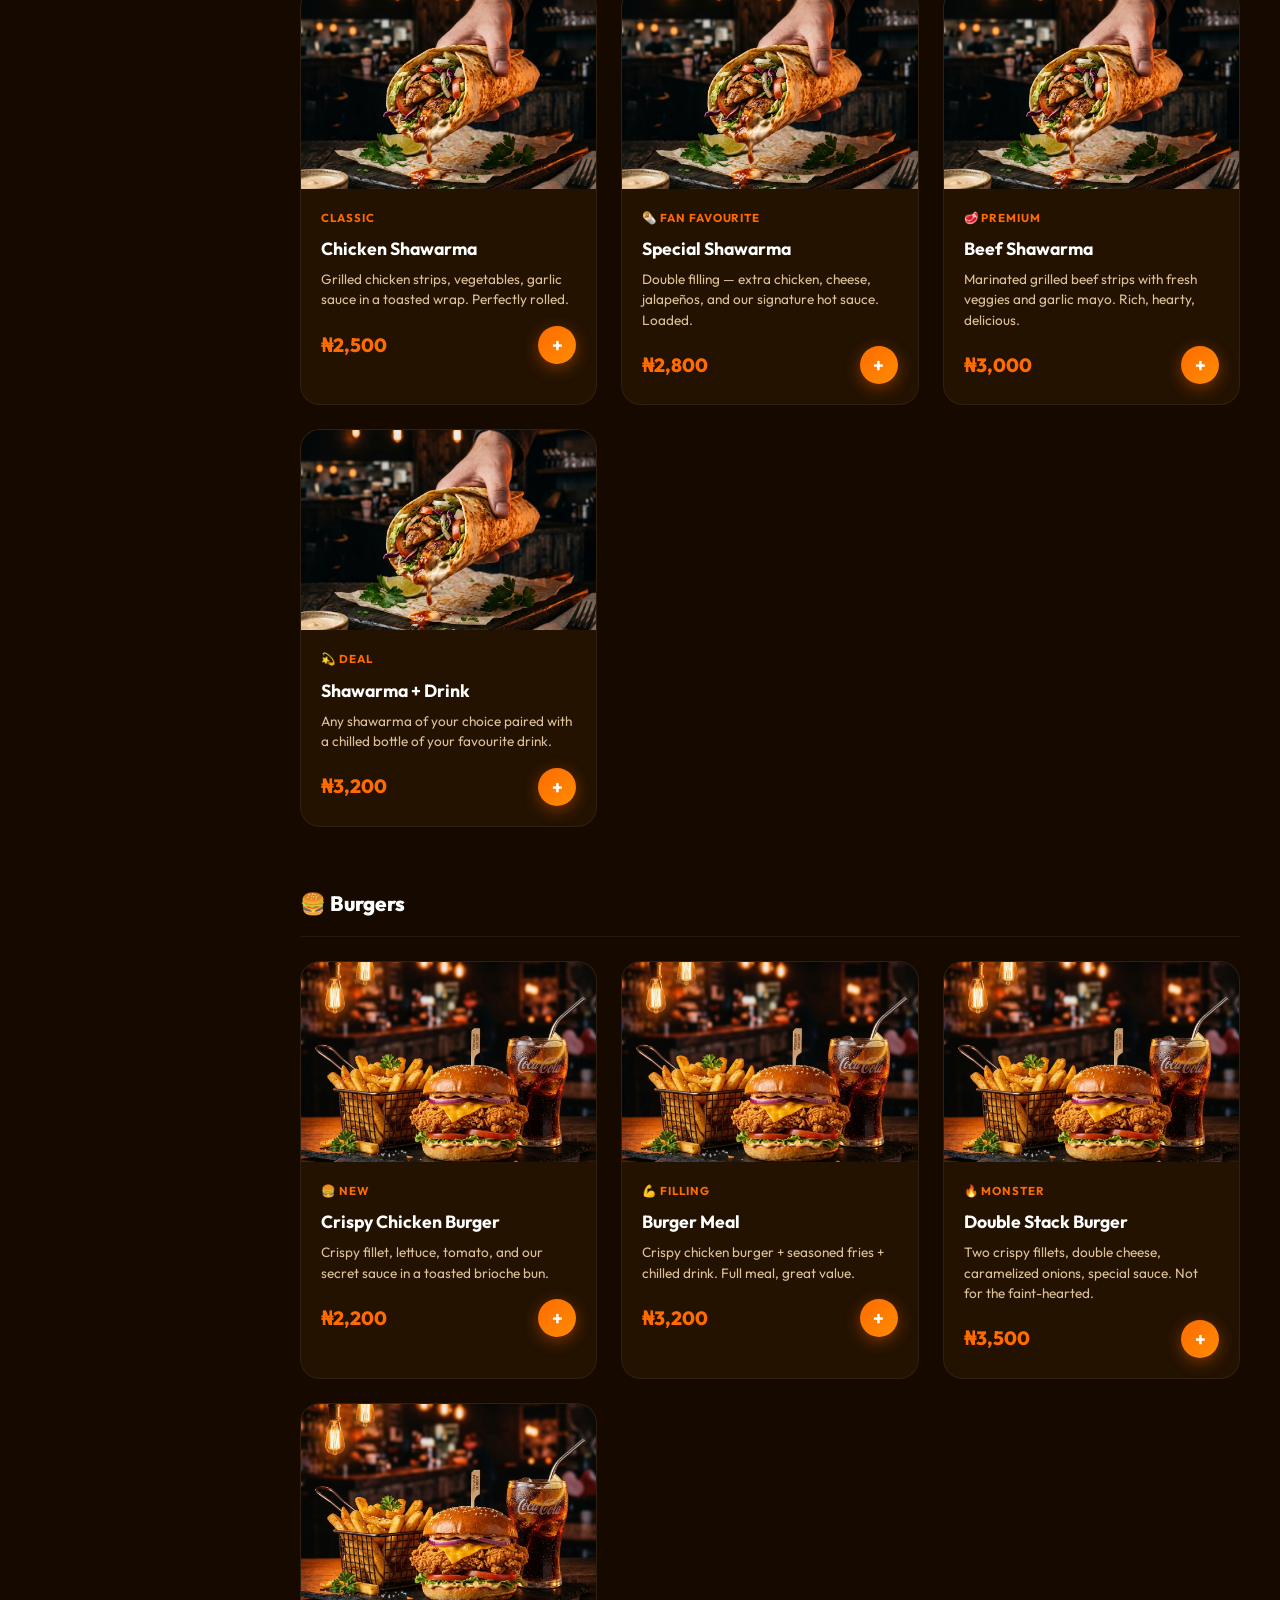
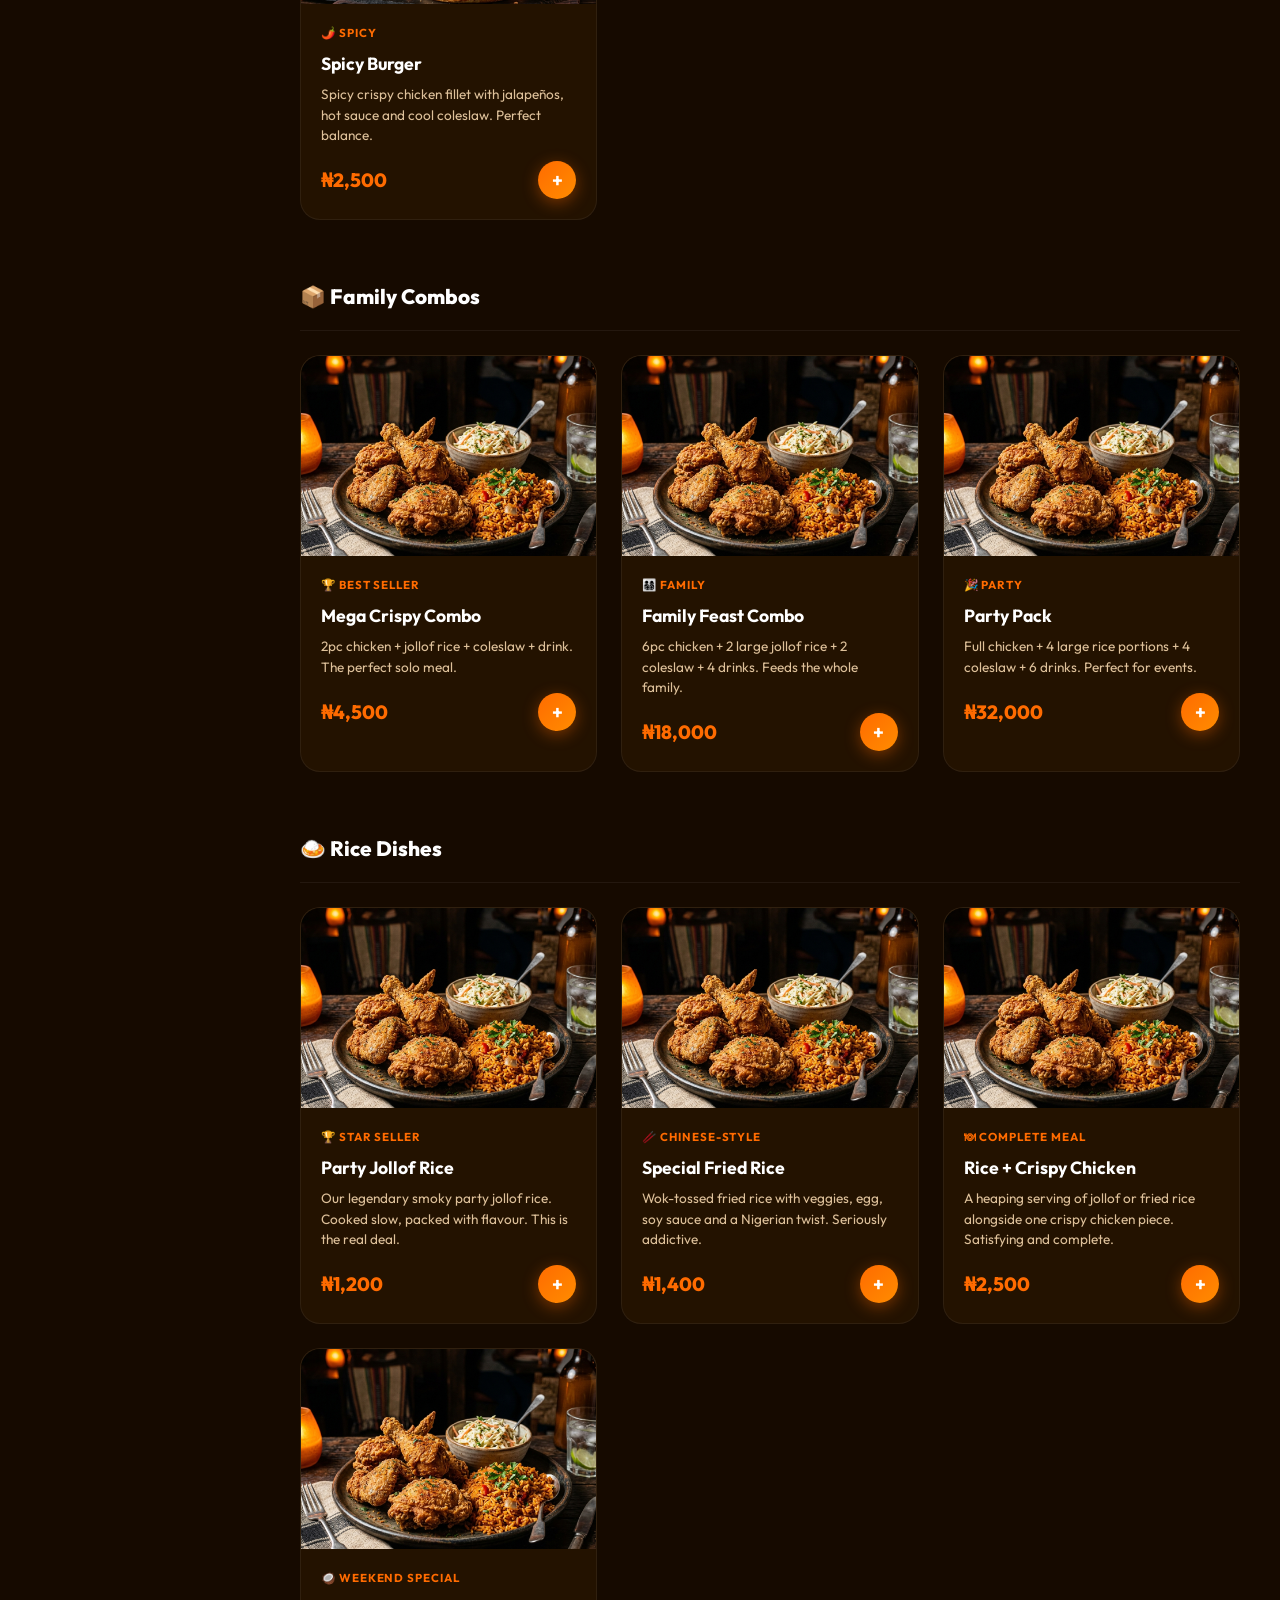
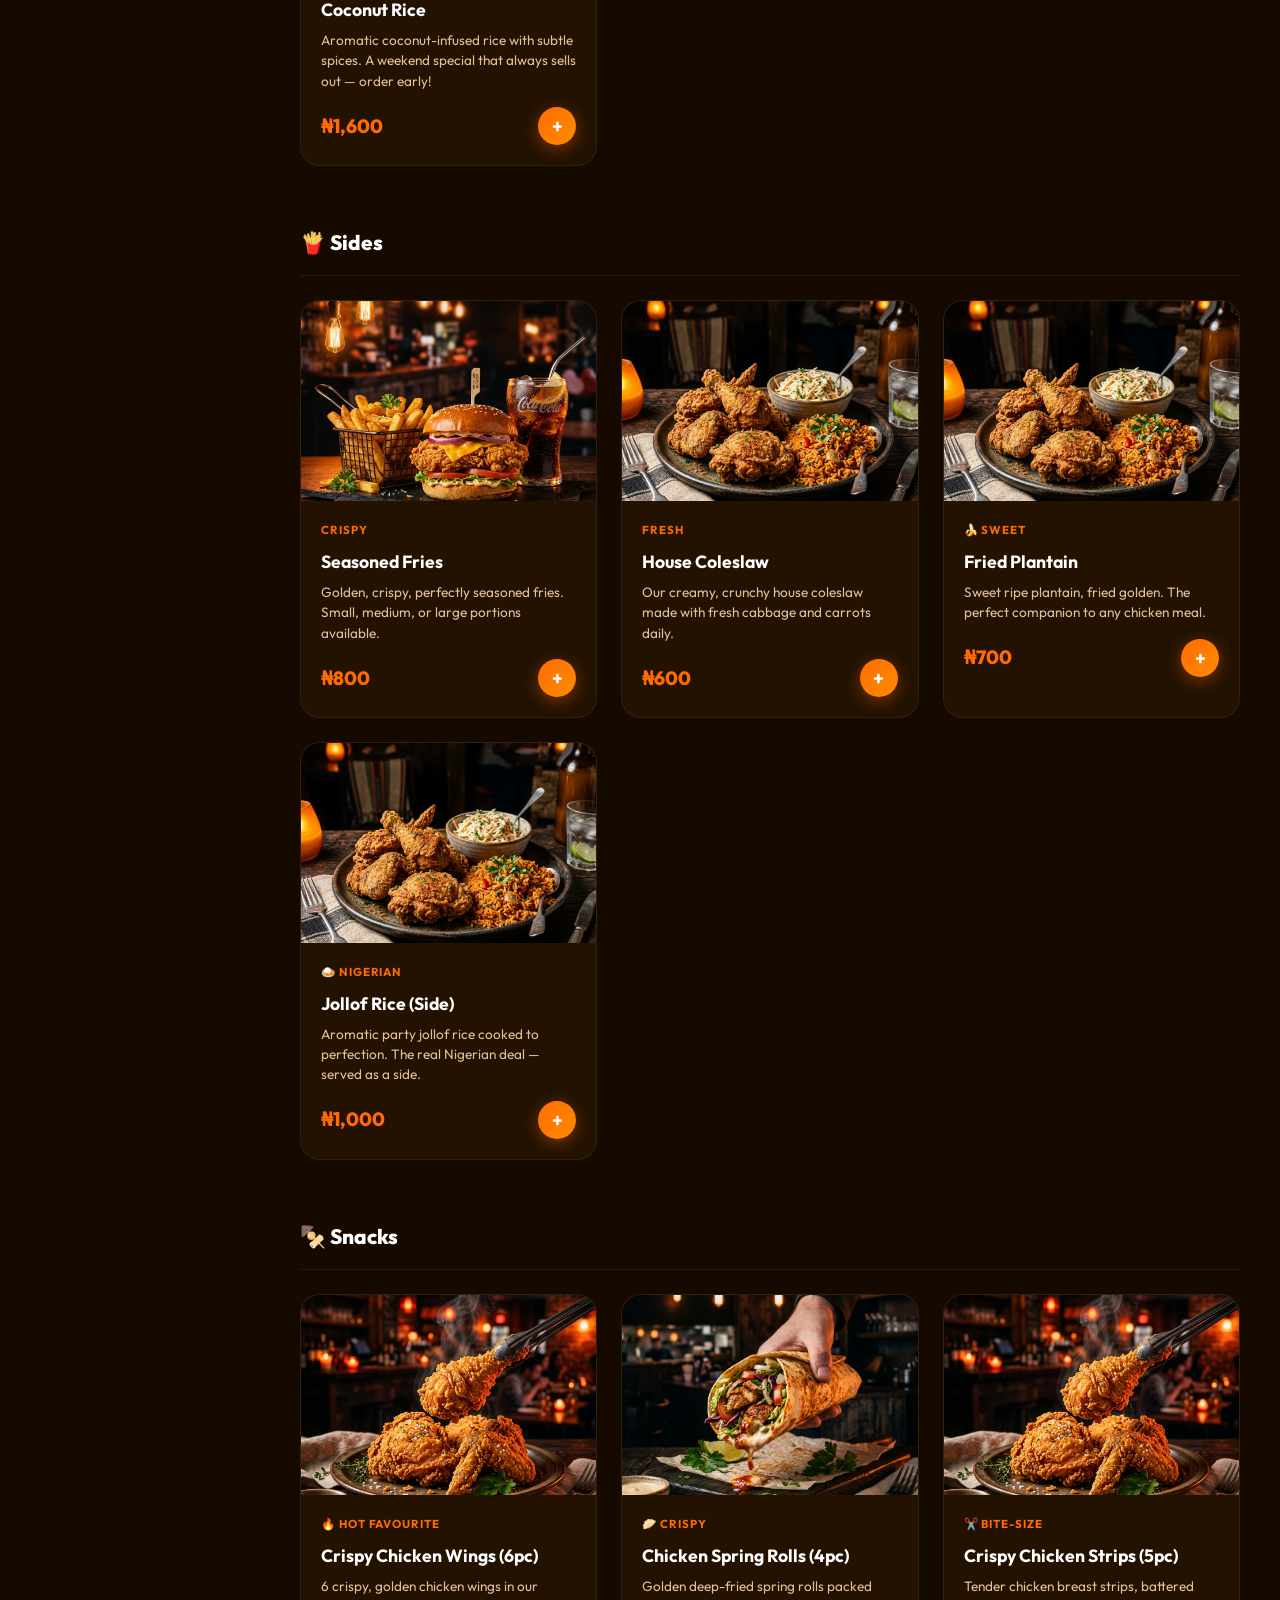
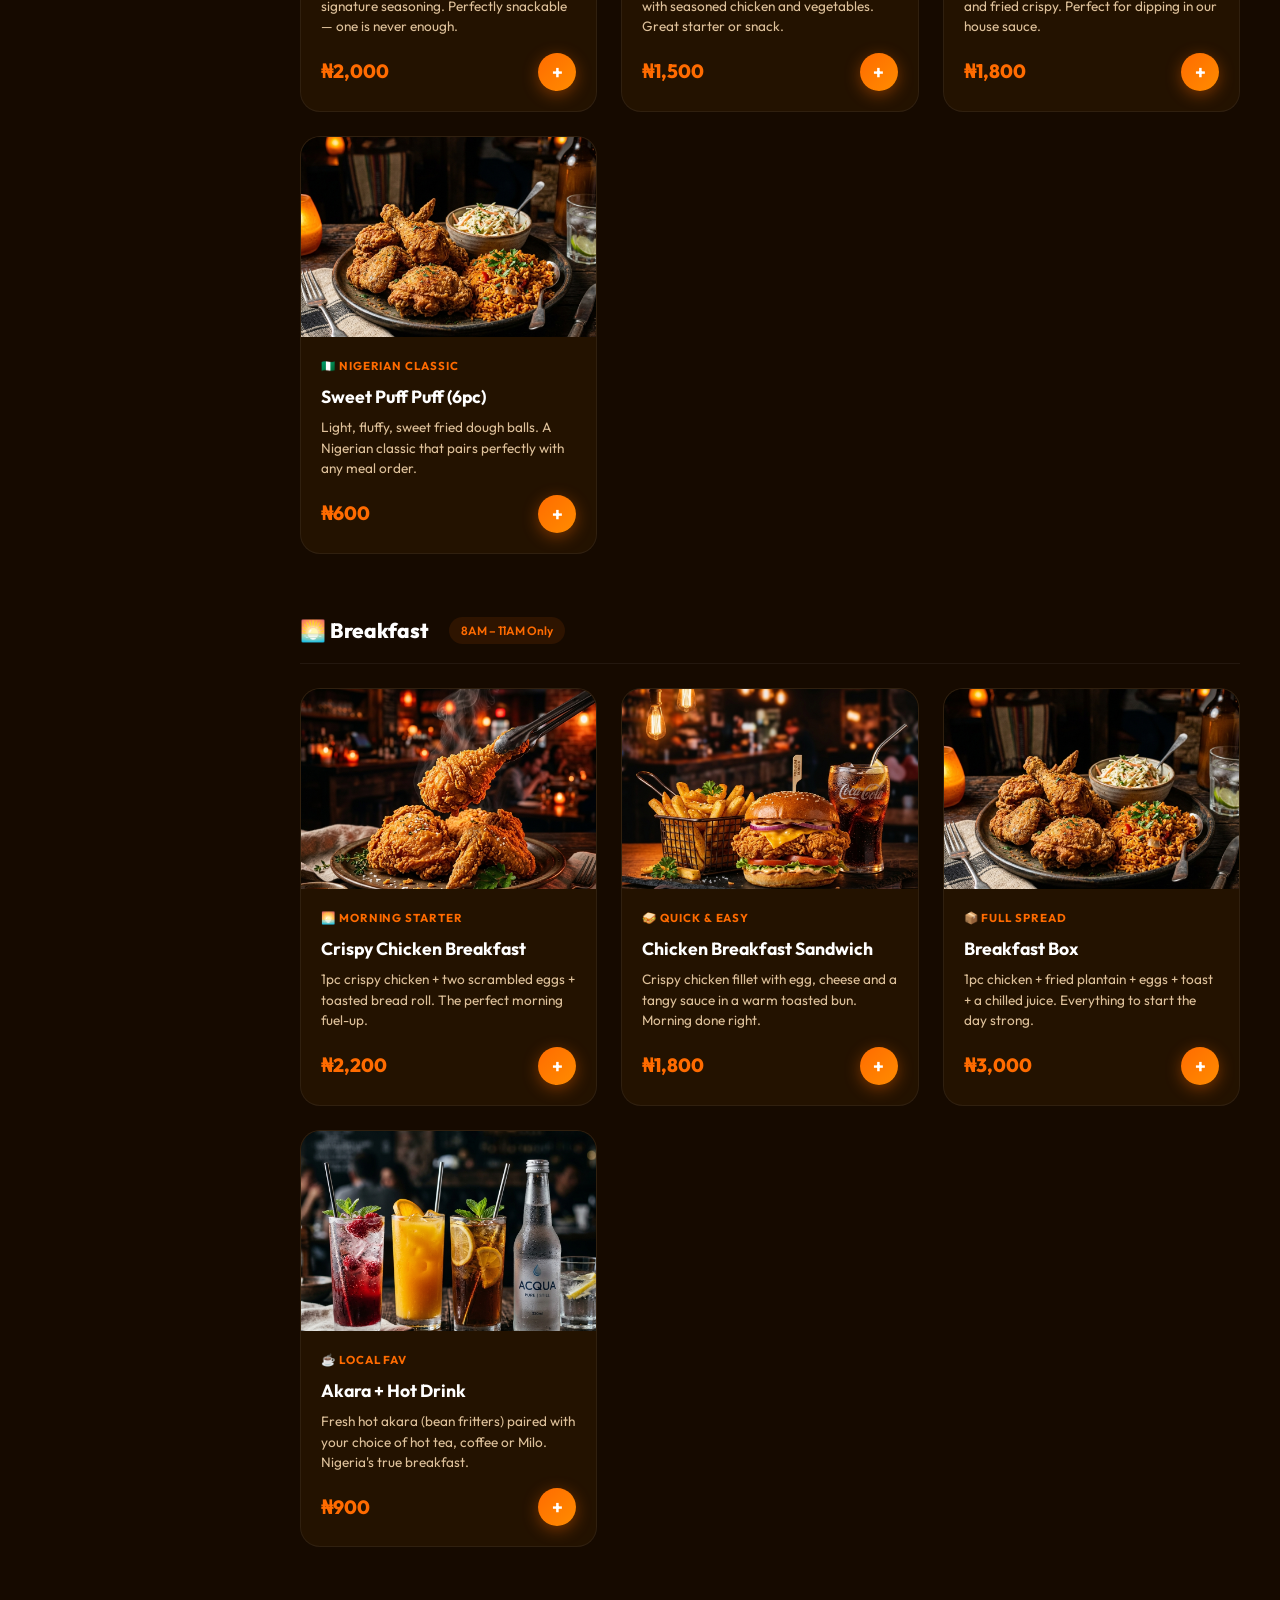
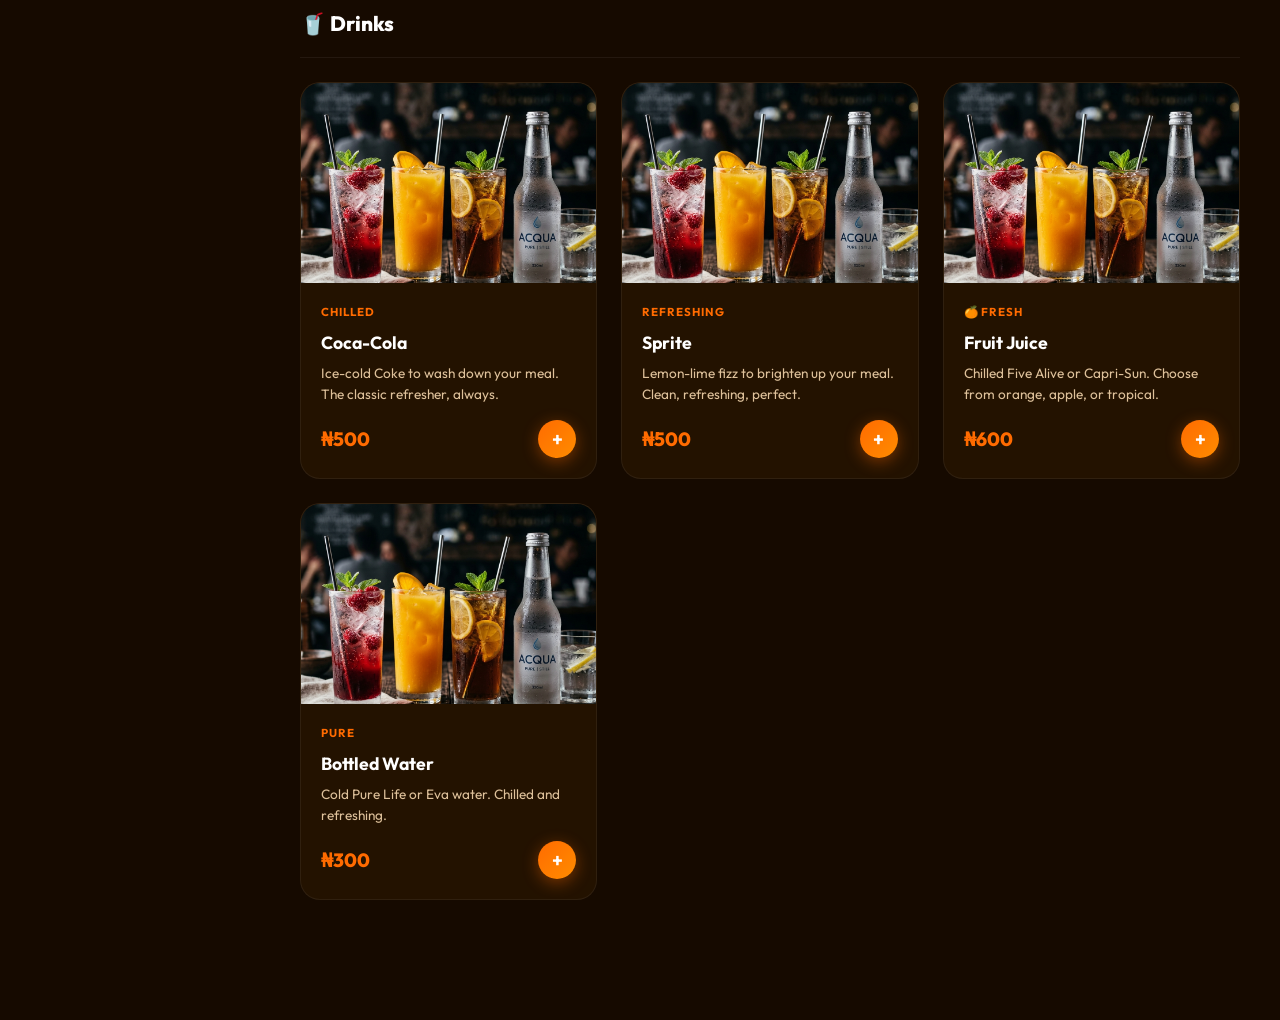
<file: crispy-chicken/menu.html>
<!DOCTYPE html>
<html lang="en">
<head>
  <meta charset="UTF-8" />
  <meta name="viewport" content="width=device-width, initial-scale=1.0" />
  <meta name="description" content="Browse the full Crispy Chicken Calabar menu. Crispy chicken, shawarma, burgers, rice dishes, sides, drinks and combos. Order online for fast delivery across Calabar." />
  <title>Menu — Crispy Chicken Calabar</title>
  <link rel="stylesheet" href="css/style.css" />
  <style>
    .menu-page { padding-top: var(--nav-h); min-height:100vh; }
    .menu-hero-bar {
      background: linear-gradient(135deg, rgba(8,3,0,0.85), rgba(8,3,0,0.95)), url('https://images.unsplash.com/photo-1552566626-52f8b828add9?w=1200&q=80') center/cover;
      border-bottom:1px solid rgba(255,255,255,0.06); padding:80px 5%; text-align: center;
    }
    .menu-hero-bar .container { display:flex; flex-direction: column; align-items:center; justify-content:center; gap:24px; max-width: 800px; margin: 0 auto; }
    .menu-hero-text h1 { font-size:3rem; font-weight:900; background: linear-gradient(to right, #fff, var(--gold)); -webkit-background-clip: text; -webkit-text-fill-color: transparent; }
    .menu-hero-text p { color:var(--text-secondary); margin-top:12px; font-size: 1.1rem; }
    .menu-search {
      display:flex; align-items:center; gap:12px; width: 100%; max-width: 500px;
      background:rgba(255,255,255,0.03); border:1px solid rgba(255,255,255,0.1); backdrop-filter: blur(8px);
      border-radius:var(--radius-pill); padding:14px 24px; transition:var(--transition); box-shadow: 0 10px 30px rgba(0,0,0,0.5);
    }
    .menu-search:focus-within { border-color:var(--primary); box-shadow:0 0 0 3px var(--primary-dim); background:rgba(255,255,255,0.06); }
    .menu-search input { flex:1; background:transparent; border:none; color:var(--text-primary); font-family:inherit; font-size:1rem; outline:none; }
    .menu-search input::placeholder { color:var(--text-muted); }
    .menu-main { display:grid; grid-template-columns:260px 1fr; gap:0; transition: 0.3s ease; }
    body.menu-sidebar-collapsed .menu-main { grid-template-columns: 1fr; }
    body.menu-sidebar-collapsed .menu-sidebar { display: none; }
    .menu-sidebar {
      border-right:1px solid rgba(255,255,255,0.06); padding:32px 20px;
      position:sticky; top:var(--nav-h); height:calc(100vh - var(--nav-h)); overflow-y:auto;
    }
    .menu-sidebar h4 { margin-bottom:16px; color:var(--text-muted); font-size:0.8rem; text-transform:uppercase; letter-spacing:0.1em; }
    .sidebar-cat {
      display:flex; align-items:center; gap:12px; padding:12px 16px;
      border-radius:var(--radius-sm); cursor:pointer; transition:var(--transition);
      font-size:0.9rem; font-weight:500; color:var(--text-secondary);
      border:1px solid transparent; margin-bottom:4px;
    }
    .sidebar-cat:hover { background:var(--bg-surface); color:var(--text-primary); }
    .sidebar-cat.active { background:var(--primary-dim); color:var(--primary); border-color:var(--primary-border); font-weight:600; }
    .sidebar-cat .cat-emoji { font-size:1.1rem; }
    .sidebar-cat .cat-count {
      margin-left:auto; font-size:0.75rem; font-weight:700;
      background:rgba(255,255,255,0.08); border-radius:var(--radius-pill); padding:2px 8px; color:var(--text-muted);
    }
    .menu-content { padding:32px 40px 60px; }
    .menu-content .cat-section { margin-bottom:60px; }
    .cat-section-title {
      font-size:1.3rem; font-weight:800; margin-bottom:24px;
      display:flex; align-items:center; gap:12px;
      padding-bottom:16px; border-bottom:1px solid rgba(255,255,255,0.06);
    }
    .floating-cart {
      position:fixed; bottom:24px; left:50%; transform:translateX(-50%);
      background:var(--primary); color:#fff; border-radius:var(--radius-pill); padding:16px 32px;
      display:flex; align-items:center; gap:20px;
      box-shadow:0 8px 40px rgba(255,107,0,0.5); z-index:500;
      transition:var(--transition); cursor:pointer; font-weight:700; font-size:0.95rem;
      animation:slideIn 0.4s ease; min-width:300px;
    }
    .floating-cart:hover { transform:translateX(-50%) translateY(-3px); box-shadow:0 12px 50px rgba(255,107,0,0.6); }
    .float-cart-count { background:rgba(255,255,255,0.2); border-radius:var(--radius-pill); padding:4px 12px; font-size:0.85rem; }
    .float-cart-total { margin-left:auto; }
    @media(max-width:900px) {
      .menu-main { grid-template-columns:1fr; }
      .menu-sidebar { display:none; }
      .menu-content { padding:24px 5%; }
    }
  </style>
</head>
<body>

<nav class="navbar" id="navbar">
  <a href="index.html" class="nav-brand">
    <div class="nav-logo">🍗</div>
    <span>Crispy Chicken<span style="color:var(--primary)"> .</span></span>
  </a>
  <ul class="nav-links">
    <li><a href="index.html">Home</a></li>
    <li><a href="menu.html" class="active">Menu</a></li>
    <li><a href="index.html#branches">Branches</a></li>
    <li><a href="tracking.html">Track Order</a></li>
  </ul>
  <div class="nav-actions">
    <a href="cart.html" class="cart-btn" id="nav-cart-btn">
      🛒<span class="cart-count" id="nav-cart-count">0</span>
    </a>
    <a href="cart.html" class="btn btn-primary btn-sm">View Cart</a>
  </div>
</nav>

<div class="menu-page">

  <div class="menu-hero-bar">
    <div class="container">
      <div class="menu-hero-text">
        <h1>🍗 Our Full Menu</h1>
        <p>Fresh. Crispy. Made to order — always. 40+ items to choose from.</p>
      </div>
      <div class="menu-search">
        <span>🔍</span>
        <input type="text" id="menu-search-input" placeholder="Search menu items..." onkeyup="filterMenu(this.value)" />
      </div>
    </div>
  </div>

  <div class="menu-main">

    <!-- SIDEBAR -->
    <aside class="menu-sidebar">
      <h4>Categories</h4>
      <div class="sidebar-cat active" onclick="scrollToSection('chicken',this)"><span class="cat-emoji">🍗</span> Crispy Chicken <span class="cat-count">6</span></div>
      <div class="sidebar-cat" onclick="scrollToSection('shawarma',this)"><span class="cat-emoji">🌯</span> Shawarma <span class="cat-count">4</span></div>
      <div class="sidebar-cat" onclick="scrollToSection('burgers',this)"><span class="cat-emoji">🍔</span> Burgers <span class="cat-count">4</span></div>
      <div class="sidebar-cat" onclick="scrollToSection('combos',this)"><span class="cat-emoji">📦</span> Combos <span class="cat-count">3</span></div>
      <div class="sidebar-cat" onclick="scrollToSection('rice',this)"><span class="cat-emoji">🍛</span> Rice Dishes <span class="cat-count">4</span></div>
      <div class="sidebar-cat" onclick="scrollToSection('sides',this)"><span class="cat-emoji">🍟</span> Sides <span class="cat-count">4</span></div>
      <div class="sidebar-cat" onclick="scrollToSection('snacks',this)"><span class="cat-emoji">🍢</span> Snacks <span class="cat-count">4</span></div>
      <div class="sidebar-cat" onclick="scrollToSection('breakfast',this)"><span class="cat-emoji">🌅</span> Breakfast <span class="cat-count">4</span></div>
      <div class="sidebar-cat" onclick="scrollToSection('drinks',this)"><span class="cat-emoji">🥤</span> Drinks <span class="cat-count">4</span></div>

      <div style="margin-top:32px;padding:20px;background:var(--primary-dim);border:1px solid var(--primary-border);border-radius:var(--radius-md);">
        <div style="font-size:0.8rem;font-weight:700;color:var(--primary);margin-bottom:8px;">🕐 Branch Hours</div>
        <div style="font-size:0.82rem;color:var(--text-secondary);">Most branches open<br><strong style="color:var(--text-primary);">8:00 AM – 11:00 PM</strong><br>Daily, including weekends</div>
      </div>
    </aside>

    <!-- MENU CONTENT -->
    <main class="menu-content">

      <!-- ═══ CRISPY CHICKEN ═══════════════════════════════ -->
      <div style="display:flex; justify-content:flex-end; margin-bottom:16px;">
        <button class="btn btn-outline btn-sm" onclick="document.body.classList.toggle('menu-sidebar-collapsed')" style="display:flex; align-items:center; gap:8px;">
          <svg viewBox="0 0 24 24" style="width:16px;height:16px;fill:none;stroke:currentColor;stroke-width:2;stroke-linecap:round;"><path d="M4 6h16M4 12h16M4 18h16"></path></svg>
          Toggle Sidebar
        </button>
      </div>

      <div class="cat-section" id="chicken">
        <div class="cat-section-title">🍗 Crispy Chicken</div>
        <div class="menu-grid">

          <div class="menu-card" data-name="1pc Crispy Chicken">
            <img src="https://images.unsplash.com/photo-1626645738196-c2a7c87a8f58?w=600&q=80&auto=format&fit=crop" alt="1pc Crispy Chicken" class="menu-card-img" loading="lazy" onerror="this.src='assets/images/hero-chicken.png'" />
            <div class="menu-card-body">
              <div class="menu-card-tag">Classic</div>
              <div class="menu-card-name">1pc Crispy Chicken</div>
              <div class="menu-card-desc">Our signature crispy-fried chicken piece — seasoned to perfection, golden and juicy inside.</div>
              <div class="menu-card-footer">
                <div class="menu-price">₦1,200</div>
                <button class="add-btn" onclick="addToCart(11,'1pc Crispy Chicken',1200,'https://images.unsplash.com/photo-1626645738196-c2a7c87a8f58?w=200&q=70')">+</button>
              </div>
            </div>
          </div>

          <div class="menu-card" data-name="2pc Crispy Chicken">
            <img src="https://images.unsplash.com/photo-1562967914-608f82629710?w=600&q=80&auto=format&fit=crop" alt="2pc Crispy Chicken" class="menu-card-img" loading="lazy" onerror="this.src='assets/images/hero-chicken.png'" />
            <div class="menu-card-body">
              <div class="menu-card-tag">⭐ Popular</div>
              <div class="menu-card-name">2pc Crispy Chicken</div>
              <div class="menu-card-desc">Two golden crispy chicken pieces. Share or enjoy solo — no judging here.</div>
              <div class="menu-card-footer">
                <div class="menu-price">₦2,200</div>
                <button class="add-btn" onclick="addToCart(12,'2pc Crispy Chicken',2200,'https://images.unsplash.com/photo-1562967914-608f82629710?w=200&q=70')">+</button>
              </div>
            </div>
          </div>

          <div class="menu-card" data-name="Spicy Crispy Chicken">
            <img src="https://images.unsplash.com/photo-1598103442097-8b74394b95c4?w=600&q=80&auto=format&fit=crop" alt="Spicy Chicken" class="menu-card-img" loading="lazy" onerror="this.src='assets/images/hero-chicken.png'" />
            <div class="menu-card-body">
              <div class="menu-card-tag">🌶️ Hot</div>
              <div class="menu-card-name">Spicy Crispy Chicken</div>
              <div class="menu-card-desc">For those who like it hot. Same crispy signature — with a fiery kick that lingers.</div>
              <div class="menu-card-footer">
                <div class="menu-price">₦1,400</div>
                <button class="add-btn" onclick="addToCart(13,'Spicy Crispy Chicken',1400,'https://images.unsplash.com/photo-1598103442097-8b74394b95c4?w=200&q=70')">+</button>
              </div>
            </div>
          </div>

          <div class="menu-card" data-name="Chicken + Jollof Rice">
            <img src="https://images.unsplash.com/photo-1604329760661-e71dc83f8f26?w=600&q=80&auto=format&fit=crop" alt="Chicken + Jollof" class="menu-card-img" loading="lazy" onerror="this.src='assets/images/menu-combo.png'" />
            <div class="menu-card-body">
              <div class="menu-card-tag">⭐ Best Value</div>
              <div class="menu-card-name">Chicken + Jollof Rice</div>
              <div class="menu-card-desc">One crispy piece with our aromatic party jollof rice. The classic Nigerian combo.</div>
              <div class="menu-card-footer">
                <div class="menu-price">₦2,500</div>
                <button class="add-btn" onclick="addToCart(14,'Chicken + Jollof Rice',2500,'https://images.unsplash.com/photo-1604329760661-e71dc83f8f26?w=200&q=70')">+</button>
              </div>
            </div>
          </div>

          <div class="menu-card" data-name="Chicken + Coleslaw">
            <img src="https://images.unsplash.com/photo-1546069901-ba9599a7e63c?w=600&q=80&auto=format&fit=crop" alt="Chicken + Coleslaw" class="menu-card-img" loading="lazy" onerror="this.src='assets/images/menu-combo.png'" />
            <div class="menu-card-body">
              <div class="menu-card-tag">Light</div>
              <div class="menu-card-name">Chicken + Coleslaw</div>
              <div class="menu-card-desc">Crispy chicken served with our creamy house coleslaw. Fresh, crunchy, satisfying.</div>
              <div class="menu-card-footer">
                <div class="menu-price">₦2,000</div>
                <button class="add-btn" onclick="addToCart(15,'Chicken + Coleslaw',2000,'https://images.unsplash.com/photo-1546069901-ba9599a7e63c?w=200&q=70')">+</button>
              </div>
            </div>
          </div>

          <div class="menu-card" data-name="Full Crispy Chicken">
            <img src="https://images.unsplash.com/photo-1587199370-27c87dbe86ad?w=600&q=80&auto=format&fit=crop" alt="Full Chicken" class="menu-card-img" loading="lazy" onerror="this.src='assets/images/hero-chicken.png'" />
            <div class="menu-card-body">
              <div class="menu-card-tag">🔥 Party Size</div>
              <div class="menu-card-name">Full Crispy Chicken</div>
              <div class="menu-card-desc">The whole bird — crispy, golden, legendary. Feeds 4-6. Perfect for any occasion.</div>
              <div class="menu-card-footer">
                <div class="menu-price">₦8,500</div>
                <button class="add-btn" onclick="addToCart(16,'Full Crispy Chicken',8500,'https://images.unsplash.com/photo-1587199370-27c87dbe86ad?w=200&q=70')">+</button>
              </div>
            </div>
          </div>

        </div>
      </div>

      <!-- ═══ SHAWARMA ═════════════════════════════════════ -->
      <div class="cat-section" id="shawarma">
        <div class="cat-section-title">🌯 Shawarma</div>
        <div class="menu-grid">

          <div class="menu-card" data-name="Chicken Shawarma">
            <img src="https://images.unsplash.com/photo-1561651823-34feb02250e4?w=600&q=80&auto=format&fit=crop" alt="Chicken Shawarma" class="menu-card-img" loading="lazy" onerror="this.src='assets/images/menu-shawarma.png'" />
            <div class="menu-card-body">
              <div class="menu-card-tag">Classic</div>
              <div class="menu-card-name">Chicken Shawarma</div>
              <div class="menu-card-desc">Grilled chicken strips, vegetables, garlic sauce in a toasted wrap. Perfectly rolled.</div>
              <div class="menu-card-footer">
                <div class="menu-price">₦2,500</div>
                <button class="add-btn" onclick="addToCart(21,'Chicken Shawarma',2500,'https://images.unsplash.com/photo-1561651823-34feb02250e4?w=200&q=70')">+</button>
              </div>
            </div>
          </div>

          <div class="menu-card" data-name="Special Shawarma">
            <img src="https://images.unsplash.com/photo-1565299624946-b28f40a4ee27?w=600&q=80&auto=format&fit=crop" alt="Special Shawarma" class="menu-card-img" loading="lazy" onerror="this.src='assets/images/menu-shawarma.png'" />
            <div class="menu-card-body">
              <div class="menu-card-tag">🌯 Fan Favourite</div>
              <div class="menu-card-name">Special Shawarma</div>
              <div class="menu-card-desc">Double filling — extra chicken, cheese, jalapeños, and our signature hot sauce. Loaded.</div>
              <div class="menu-card-footer">
                <div class="menu-price">₦2,800</div>
                <button class="add-btn" onclick="addToCart(22,'Special Shawarma',2800,'https://images.unsplash.com/photo-1565299624946-b28f40a4ee27?w=200&q=70')">+</button>
              </div>
            </div>
          </div>

          <div class="menu-card" data-name="Beef Shawarma">
            <img src="https://images.unsplash.com/photo-1529193591184-b1d58069ecdd?w=600&q=80&auto=format&fit=crop" alt="Beef Shawarma" class="menu-card-img" loading="lazy" onerror="this.src='assets/images/menu-shawarma.png'" />
            <div class="menu-card-body">
              <div class="menu-card-tag">🥩 Premium</div>
              <div class="menu-card-name">Beef Shawarma</div>
              <div class="menu-card-desc">Marinated grilled beef strips with fresh veggies and garlic mayo. Rich, hearty, delicious.</div>
              <div class="menu-card-footer">
                <div class="menu-price">₦3,000</div>
                <button class="add-btn" onclick="addToCart(23,'Beef Shawarma',3000,'https://images.unsplash.com/photo-1529193591184-b1d58069ecdd?w=200&q=70')">+</button>
              </div>
            </div>
          </div>

          <div class="menu-card" data-name="Shawarma + Drink">
            <img src="https://images.unsplash.com/photo-1586190848861-99aa4a171e90?w=600&q=80&auto=format&fit=crop" alt="Shawarma + Drink" class="menu-card-img" loading="lazy" onerror="this.src='assets/images/menu-shawarma.png'" />
            <div class="menu-card-body">
              <div class="menu-card-tag">💫 Deal</div>
              <div class="menu-card-name">Shawarma + Drink</div>
              <div class="menu-card-desc">Any shawarma of your choice paired with a chilled bottle of your favourite drink.</div>
              <div class="menu-card-footer">
                <div class="menu-price">₦3,200</div>
                <button class="add-btn" onclick="addToCart(24,'Shawarma + Drink',3200,'https://images.unsplash.com/photo-1586190848861-99aa4a171e90?w=200&q=70')">+</button>
              </div>
            </div>
          </div>

        </div>
      </div>

      <!-- ═══ BURGERS ═══════════════════════════════════════ -->
      <div class="cat-section" id="burgers">
        <div class="cat-section-title">🍔 Burgers</div>
        <div class="menu-grid">

          <div class="menu-card" data-name="Crispy Chicken Burger">
            <img src="https://images.unsplash.com/photo-1568901346375-23c9450c58cd?w=600&q=80&auto=format&fit=crop" alt="Crispy Chicken Burger" class="menu-card-img" loading="lazy" onerror="this.src='assets/images/menu-burger.png'" />
            <div class="menu-card-body">
              <div class="menu-card-tag">🍔 New</div>
              <div class="menu-card-name">Crispy Chicken Burger</div>
              <div class="menu-card-desc">Crispy fillet, lettuce, tomato, and our secret sauce in a toasted brioche bun.</div>
              <div class="menu-card-footer">
                <div class="menu-price">₦2,200</div>
                <button class="add-btn" onclick="addToCart(31,'Crispy Chicken Burger',2200,'https://images.unsplash.com/photo-1568901346375-23c9450c58cd?w=200&q=70')">+</button>
              </div>
            </div>
          </div>

          <div class="menu-card" data-name="Burger Meal">
            <img src="https://images.unsplash.com/photo-1550547660-d9450f859349?w=600&q=80&auto=format&fit=crop" alt="Burger Meal" class="menu-card-img" loading="lazy" onerror="this.src='assets/images/menu-burger.png'" />
            <div class="menu-card-body">
              <div class="menu-card-tag">💪 Filling</div>
              <div class="menu-card-name">Burger Meal</div>
              <div class="menu-card-desc">Crispy chicken burger + seasoned fries + chilled drink. Full meal, great value.</div>
              <div class="menu-card-footer">
                <div class="menu-price">₦3,200</div>
                <button class="add-btn" onclick="addToCart(32,'Burger Meal',3200,'https://images.unsplash.com/photo-1550547660-d9450f859349?w=200&q=70')">+</button>
              </div>
            </div>
          </div>

          <div class="menu-card" data-name="Double Stack Burger">
            <img src="https://images.unsplash.com/photo-1549931319-a545dcf3bc7c?w=600&q=80&auto=format&fit=crop" alt="Double Stack" class="menu-card-img" loading="lazy" onerror="this.src='assets/images/menu-burger.png'" />
            <div class="menu-card-body">
              <div class="menu-card-tag">🔥 Monster</div>
              <div class="menu-card-name">Double Stack Burger</div>
              <div class="menu-card-desc">Two crispy fillets, double cheese, caramelized onions, special sauce. Not for the faint-hearted.</div>
              <div class="menu-card-footer">
                <div class="menu-price">₦3,500</div>
                <button class="add-btn" onclick="addToCart(33,'Double Stack Burger',3500,'https://images.unsplash.com/photo-1549931319-a545dcf3bc7c?w=200&q=70')">+</button>
              </div>
            </div>
          </div>

          <div class="menu-card" data-name="Spicy Burger">
            <img src="https://images.unsplash.com/photo-1594212699903-ec8a3eca50f5?w=600&q=80&auto=format&fit=crop" alt="Spicy Burger" class="menu-card-img" loading="lazy" onerror="this.src='assets/images/menu-burger.png'" />
            <div class="menu-card-body">
              <div class="menu-card-tag">🌶️ Spicy</div>
              <div class="menu-card-name">Spicy Burger</div>
              <div class="menu-card-desc">Spicy crispy chicken fillet with jalapeños, hot sauce and cool coleslaw. Perfect balance.</div>
              <div class="menu-card-footer">
                <div class="menu-price">₦2,500</div>
                <button class="add-btn" onclick="addToCart(34,'Spicy Burger',2500,'https://images.unsplash.com/photo-1594212699903-ec8a3eca50f5?w=200&q=70')">+</button>
              </div>
            </div>
          </div>

        </div>
      </div>

      <!-- ═══ COMBOS ════════════════════════════════════════ -->
      <div class="cat-section" id="combos">
        <div class="cat-section-title">📦 Family Combos</div>
        <div class="menu-grid">

          <div class="menu-card" data-name="Mega Crispy Combo">
            <img src="https://images.unsplash.com/photo-1555939594-58d7cb561ad1?w=600&q=80&auto=format&fit=crop" alt="Mega Combo" class="menu-card-img" loading="lazy" onerror="this.src='assets/images/menu-combo.png'" />
            <div class="menu-card-body">
              <div class="menu-card-tag">🏆 Best Seller</div>
              <div class="menu-card-name">Mega Crispy Combo</div>
              <div class="menu-card-desc">2pc chicken + jollof rice + coleslaw + drink. The perfect solo meal.</div>
              <div class="menu-card-footer">
                <div class="menu-price">₦4,500</div>
                <button class="add-btn" onclick="addToCart(1,'Mega Crispy Combo',4500,'https://images.unsplash.com/photo-1555939594-58d7cb561ad1?w=200&q=70')">+</button>
              </div>
            </div>
          </div>

          <div class="menu-card" data-name="Family Feast Combo">
            <img src="https://images.unsplash.com/photo-1567521464027-f127ff144326?w=600&q=80&auto=format&fit=crop" alt="Family Feast" class="menu-card-img" loading="lazy" onerror="this.src='assets/images/menu-combo.png'" />
            <div class="menu-card-body">
              <div class="menu-card-tag">👨‍👩‍👧‍👦 Family</div>
              <div class="menu-card-name">Family Feast Combo</div>
              <div class="menu-card-desc">6pc chicken + 2 large jollof rice + 2 coleslaw + 4 drinks. Feeds the whole family.</div>
              <div class="menu-card-footer">
                <div class="menu-price">₦18,000</div>
                <button class="add-btn" onclick="addToCart(41,'Family Feast Combo',18000,'https://images.unsplash.com/photo-1567521464027-f127ff144326?w=200&q=70')">+</button>
              </div>
            </div>
          </div>

          <div class="menu-card" data-name="Party Pack">
            <img src="https://images.unsplash.com/photo-1528605248644-14dd04022da1?w=600&q=80&auto=format&fit=crop" alt="Party Pack" class="menu-card-img" loading="lazy" onerror="this.src='assets/images/menu-combo.png'" />
            <div class="menu-card-body">
              <div class="menu-card-tag">🎉 Party</div>
              <div class="menu-card-name">Party Pack</div>
              <div class="menu-card-desc">Full chicken + 4 large rice portions + 4 coleslaw + 6 drinks. Perfect for events.</div>
              <div class="menu-card-footer">
                <div class="menu-price">₦32,000</div>
                <button class="add-btn" onclick="addToCart(42,'Party Pack',32000,'https://images.unsplash.com/photo-1528605248644-14dd04022da1?w=200&q=70')">+</button>
              </div>
            </div>
          </div>

        </div>
      </div>

      <!-- ═══ RICE DISHES ══════════════════════════════════ -->
      <div class="cat-section" id="rice">
        <div class="cat-section-title">🍛 Rice Dishes</div>
        <div class="menu-grid">

          <div class="menu-card" data-name="Party Jollof Rice">
            <img src="https://images.unsplash.com/photo-1585937421612-70a008356fbe?w=600&q=80&auto=format&fit=crop" alt="Party Jollof" class="menu-card-img" loading="lazy" onerror="this.src='assets/images/menu-combo.png'" />
            <div class="menu-card-body">
              <div class="menu-card-tag">🏆 Star Seller</div>
              <div class="menu-card-name">Party Jollof Rice</div>
              <div class="menu-card-desc">Our legendary smoky party jollof rice. Cooked slow, packed with flavour. This is the real deal.</div>
              <div class="menu-card-footer">
                <div class="menu-price">₦1,200</div>
                <button class="add-btn" onclick="addToCart(71,'Party Jollof Rice',1200,'https://images.unsplash.com/photo-1585937421612-70a008356fbe?w=200&q=70')">+</button>
              </div>
            </div>
          </div>

          <div class="menu-card" data-name="Special Fried Rice">
            <img src="https://images.unsplash.com/photo-1512058564366-18510be2db19?w=600&q=80&auto=format&fit=crop" alt="Fried Rice" class="menu-card-img" loading="lazy" onerror="this.src='assets/images/menu-combo.png'" />
            <div class="menu-card-body">
              <div class="menu-card-tag">🥢 Chinese-Style</div>
              <div class="menu-card-name">Special Fried Rice</div>
              <div class="menu-card-desc">Wok-tossed fried rice with veggies, egg, soy sauce and a Nigerian twist. Seriously addictive.</div>
              <div class="menu-card-footer">
                <div class="menu-price">₦1,400</div>
                <button class="add-btn" onclick="addToCart(72,'Special Fried Rice',1400,'https://images.unsplash.com/photo-1512058564366-18510be2db19?w=200&q=70')">+</button>
              </div>
            </div>
          </div>

          <div class="menu-card" data-name="Rice and Chicken">
            <img src="https://images.unsplash.com/photo-1504674900247-0877df9cc836?w=600&q=80&auto=format&fit=crop" alt="Rice and Chicken" class="menu-card-img" loading="lazy" onerror="this.src='assets/images/menu-combo.png'" />
            <div class="menu-card-body">
              <div class="menu-card-tag">🍽 Complete Meal</div>
              <div class="menu-card-name">Rice + Crispy Chicken</div>
              <div class="menu-card-desc">A heaping serving of jollof or fried rice alongside one crispy chicken piece. Satisfying and complete.</div>
              <div class="menu-card-footer">
                <div class="menu-price">₦2,500</div>
                <button class="add-btn" onclick="addToCart(73,'Rice + Crispy Chicken',2500,'https://images.unsplash.com/photo-1504674900247-0877df9cc836?w=200&q=70')">+</button>
              </div>
            </div>
          </div>

          <div class="menu-card" data-name="Coconut Rice">
            <img src="https://images.unsplash.com/photo-1601050690597-df0568f70950?w=600&q=80&auto=format&fit=crop" alt="Coconut Rice" class="menu-card-img" loading="lazy" onerror="this.src='assets/images/menu-combo.png'" />
            <div class="menu-card-body">
              <div class="menu-card-tag">🥥 Weekend Special</div>
              <div class="menu-card-name">Coconut Rice</div>
              <div class="menu-card-desc">Aromatic coconut-infused rice with subtle spices. A weekend special that always sells out — order early!</div>
              <div class="menu-card-footer">
                <div class="menu-price">₦1,600</div>
                <button class="add-btn" onclick="addToCart(74,'Coconut Rice',1600,'https://images.unsplash.com/photo-1601050690597-df0568f70950?w=200&q=70')">+</button>
              </div>
            </div>
          </div>

        </div>
      </div>

      <!-- ═══ SIDES ══════════════════════════════════════════ -->
      <div class="cat-section" id="sides">
        <div class="cat-section-title">🍟 Sides</div>
        <div class="menu-grid">

          <div class="menu-card" data-name="Seasoned Fries">
            <img src="https://images.unsplash.com/photo-1576107232684-1279f390859f?w=600&q=80&auto=format&fit=crop" alt="Seasoned Fries" class="menu-card-img" loading="lazy" onerror="this.src='assets/images/menu-burger.png'" />
            <div class="menu-card-body">
              <div class="menu-card-tag">Crispy</div>
              <div class="menu-card-name">Seasoned Fries</div>
              <div class="menu-card-desc">Golden, crispy, perfectly seasoned fries. Small, medium, or large portions available.</div>
              <div class="menu-card-footer">
                <div class="menu-price">₦800</div>
                <button class="add-btn" onclick="addToCart(51,'Seasoned Fries',800,'https://images.unsplash.com/photo-1576107232684-1279f390859f?w=200&q=70')">+</button>
              </div>
            </div>
          </div>

          <div class="menu-card" data-name="House Coleslaw">
            <img src="https://images.unsplash.com/photo-1512621776951-a57141f2eefd?w=600&q=80&auto=format&fit=crop" alt="Coleslaw" class="menu-card-img" loading="lazy" onerror="this.src='assets/images/menu-combo.png'" />
            <div class="menu-card-body">
              <div class="menu-card-tag">Fresh</div>
              <div class="menu-card-name">House Coleslaw</div>
              <div class="menu-card-desc">Our creamy, crunchy house coleslaw made with fresh cabbage and carrots daily.</div>
              <div class="menu-card-footer">
                <div class="menu-price">₦600</div>
                <button class="add-btn" onclick="addToCart(52,'House Coleslaw',600,'https://images.unsplash.com/photo-1512621776951-a57141f2eefd?w=200&q=70')">+</button>
              </div>
            </div>
          </div>

          <div class="menu-card" data-name="Fried Plantain">
            <img src="https://images.unsplash.com/photo-1563897539633-7c3a2c8eacc1?w=600&q=80&auto=format&fit=crop" alt="Fried Plantain" class="menu-card-img" loading="lazy" onerror="this.src='assets/images/menu-combo.png'" />
            <div class="menu-card-body">
              <div class="menu-card-tag">🍌 Sweet</div>
              <div class="menu-card-name">Fried Plantain</div>
              <div class="menu-card-desc">Sweet ripe plantain, fried golden. The perfect companion to any chicken meal.</div>
              <div class="menu-card-footer">
                <div class="menu-price">₦700</div>
                <button class="add-btn" onclick="addToCart(54,'Fried Plantain',700,'https://images.unsplash.com/photo-1563897539633-7c3a2c8eacc1?w=200&q=70')">+</button>
              </div>
            </div>
          </div>

          <div class="menu-card" data-name="Jollof Rice Side">
            <img src="https://images.unsplash.com/photo-1589301760014-d929f3979dbc?w=600&q=80&auto=format&fit=crop" alt="Jollof Rice" class="menu-card-img" loading="lazy" onerror="this.src='assets/images/menu-combo.png'" />
            <div class="menu-card-body">
              <div class="menu-card-tag">🍛 Nigerian</div>
              <div class="menu-card-name">Jollof Rice (Side)</div>
              <div class="menu-card-desc">Aromatic party jollof rice cooked to perfection. The real Nigerian deal — served as a side.</div>
              <div class="menu-card-footer">
                <div class="menu-price">₦1,000</div>
                <button class="add-btn" onclick="addToCart(53,'Jollof Rice Side',1000,'https://images.unsplash.com/photo-1589301760014-d929f3979dbc?w=200&q=70')">+</button>
              </div>
            </div>
          </div>

        </div>
      </div>

      <!-- ═══ SNACKS ═════════════════════════════════════════  -->
      <div class="cat-section" id="snacks">
        <div class="cat-section-title">🍢 Snacks</div>
        <div class="menu-grid">

          <div class="menu-card" data-name="Crispy Chicken Wings">
            <img src="https://images.unsplash.com/photo-1567620905732-2d1ec7ab7445?w=600&q=80&auto=format&fit=crop" alt="Chicken Wings" class="menu-card-img" loading="lazy" onerror="this.src='assets/images/hero-chicken.png'" />
            <div class="menu-card-body">
              <div class="menu-card-tag">🔥 Hot Favourite</div>
              <div class="menu-card-name">Crispy Chicken Wings (6pc)</div>
              <div class="menu-card-desc">6 crispy, golden chicken wings in our signature seasoning. Perfectly snackable — one is never enough.</div>
              <div class="menu-card-footer">
                <div class="menu-price">₦2,000</div>
                <button class="add-btn" onclick="addToCart(81,'Crispy Wings (6pc)',2000,'https://images.unsplash.com/photo-1567620905732-2d1ec7ab7445?w=200&q=70')">+</button>
              </div>
            </div>
          </div>

          <div class="menu-card" data-name="Chicken Spring Rolls">
            <img src="https://images.unsplash.com/photo-1563245372-f21724e3856d?w=600&q=80&auto=format&fit=crop" alt="Spring Rolls" class="menu-card-img" loading="lazy" onerror="this.src='assets/images/menu-shawarma.png'" />
            <div class="menu-card-body">
              <div class="menu-card-tag">🥟 Crispy</div>
              <div class="menu-card-name">Chicken Spring Rolls (4pc)</div>
              <div class="menu-card-desc">Golden deep-fried spring rolls packed with seasoned chicken and vegetables. Great starter or snack.</div>
              <div class="menu-card-footer">
                <div class="menu-price">₦1,500</div>
                <button class="add-btn" onclick="addToCart(82,'Chicken Spring Rolls',1500,'https://images.unsplash.com/photo-1563245372-f21724e3856d?w=200&q=70')">+</button>
              </div>
            </div>
          </div>

          <div class="menu-card" data-name="Chicken Strips">
            <img src="https://images.unsplash.com/photo-1562802378-063ec186a863?w=600&q=80&auto=format&fit=crop" alt="Chicken Strips" class="menu-card-img" loading="lazy" onerror="this.src='assets/images/hero-chicken.png'" />
            <div class="menu-card-body">
              <div class="menu-card-tag">✂️ Bite-Size</div>
              <div class="menu-card-name">Crispy Chicken Strips (5pc)</div>
              <div class="menu-card-desc">Tender chicken breast strips, battered and fried crispy. Perfect for dipping in our house sauce.</div>
              <div class="menu-card-footer">
                <div class="menu-price">₦1,800</div>
                <button class="add-btn" onclick="addToCart(83,'Chicken Strips (5pc)',1800,'https://images.unsplash.com/photo-1562802378-063ec186a863?w=200&q=70')">+</button>
              </div>
            </div>
          </div>

          <div class="menu-card" data-name="Puff Puff">
            <img src="https://images.unsplash.com/photo-1574085733277-851d9d856a3a?w=600&q=80&auto=format&fit=crop" alt="Puff Puff" class="menu-card-img" loading="lazy" onerror="this.src='assets/images/menu-combo.png'" />
            <div class="menu-card-body">
              <div class="menu-card-tag">🇳🇬 Nigerian Classic</div>
              <div class="menu-card-name">Sweet Puff Puff (6pc)</div>
              <div class="menu-card-desc">Light, fluffy, sweet fried dough balls. A Nigerian classic that pairs perfectly with any meal order.</div>
              <div class="menu-card-footer">
                <div class="menu-price">₦600</div>
                <button class="add-btn" onclick="addToCart(84,'Sweet Puff Puff',600,'https://images.unsplash.com/photo-1574085733277-851d9d856a3a?w=200&q=70')">+</button>
              </div>
            </div>
          </div>

        </div>
      </div>

      <!-- ═══ BREAKFAST ══════════════════════════════════════ -->
      <div class="cat-section" id="breakfast">
        <div class="cat-section-title">🌅 Breakfast <span style="font-size:0.75rem;font-weight:600;padding:4px 12px;background:rgba(255,107,0,0.1);border-radius:99px;color:var(--primary);margin-left:8px;">8AM – 11AM Only</span></div>
        <div class="menu-grid">

          <div class="menu-card" data-name="Crispy Chicken Breakfast">
            <img src="https://images.unsplash.com/photo-1533089860892-a7c6f0a88666?w=600&q=80&auto=format&fit=crop" alt="Chicken Breakfast" class="menu-card-img" loading="lazy" onerror="this.src='assets/images/hero-chicken.png'" />
            <div class="menu-card-body">
              <div class="menu-card-tag">🌅 Morning Starter</div>
              <div class="menu-card-name">Crispy Chicken Breakfast</div>
              <div class="menu-card-desc">1pc crispy chicken + two scrambled eggs + toasted bread roll. The perfect morning fuel-up.</div>
              <div class="menu-card-footer">
                <div class="menu-price">₦2,200</div>
                <button class="add-btn" onclick="addToCart(91,'Chicken Breakfast',2200,'https://images.unsplash.com/photo-1533089860892-a7c6f0a88666?w=200&q=70')">+</button>
              </div>
            </div>
          </div>

          <div class="menu-card" data-name="Breakfast Sandwich">
            <img src="https://images.unsplash.com/photo-1484723091739-30a097e8f929?w=600&q=80&auto=format&fit=crop" alt="Breakfast Sandwich" class="menu-card-img" loading="lazy" onerror="this.src='assets/images/menu-burger.png'" />
            <div class="menu-card-body">
              <div class="menu-card-tag">🥪 Quick & Easy</div>
              <div class="menu-card-name">Chicken Breakfast Sandwich</div>
              <div class="menu-card-desc">Crispy chicken fillet with egg, cheese and a tangy sauce in a warm toasted bun. Morning done right.</div>
              <div class="menu-card-footer">
                <div class="menu-price">₦1,800</div>
                <button class="add-btn" onclick="addToCart(92,'Chicken Breakfast Sandwich',1800,'https://images.unsplash.com/photo-1484723091739-30a097e8f929?w=200&q=70')">+</button>
              </div>
            </div>
          </div>

          <div class="menu-card" data-name="Breakfast Box">
            <img src="https://images.unsplash.com/photo-1606168094336-48f205650b12?w=600&q=80&auto=format&fit=crop" alt="Breakfast Box" class="menu-card-img" loading="lazy" onerror="this.src='assets/images/menu-combo.png'" />
            <div class="menu-card-body">
              <div class="menu-card-tag">📦 Full Spread</div>
              <div class="menu-card-name">Breakfast Box</div>
              <div class="menu-card-desc">1pc chicken + fried plantain + eggs + toast + a chilled juice. Everything to start the day strong.</div>
              <div class="menu-card-footer">
                <div class="menu-price">₦3,000</div>
                <button class="add-btn" onclick="addToCart(93,'Breakfast Box',3000,'https://images.unsplash.com/photo-1606168094336-48f205650b12?w=200&q=70')">+</button>
              </div>
            </div>
          </div>

          <div class="menu-card" data-name="Akara Hot Drink">
            <img src="https://images.unsplash.com/photo-1495474472287-4d71bcdd2085?w=600&q=80&auto=format&fit=crop" alt="Akara + Hot Drink" class="menu-card-img" loading="lazy" onerror="this.src='assets/images/menu-drinks.png'" />
            <div class="menu-card-body">
              <div class="menu-card-tag">☕ Local Fav</div>
              <div class="menu-card-name">Akara + Hot Drink</div>
              <div class="menu-card-desc">Fresh hot akara (bean fritters) paired with your choice of hot tea, coffee or Milo. Nigeria's true breakfast.</div>
              <div class="menu-card-footer">
                <div class="menu-price">₦900</div>
                <button class="add-btn" onclick="addToCart(94,'Akara + Hot Drink',900,'https://images.unsplash.com/photo-1495474472287-4d71bcdd2085?w=200&q=70')">+</button>
              </div>
            </div>
          </div>

        </div>
      </div>

      <!-- ═══ DRINKS ═════════════════════════════════════════  -->
      <div class="cat-section" id="drinks">
        <div class="cat-section-title">🥤 Drinks</div>
        <div class="menu-grid">

          <div class="menu-card" data-name="Coca-Cola">
            <img src="https://images.unsplash.com/photo-1629203851122-3726ecdf080e?w=600&q=80&auto=format&fit=crop" alt="Coca-Cola" class="menu-card-img" loading="lazy" onerror="this.src='assets/images/menu-drinks.png'" />
            <div class="menu-card-body">
              <div class="menu-card-tag">Chilled</div>
              <div class="menu-card-name">Coca-Cola</div>
              <div class="menu-card-desc">Ice-cold Coke to wash down your meal. The classic refresher, always.</div>
              <div class="menu-card-footer">
                <div class="menu-price">₦500</div>
                <button class="add-btn" onclick="addToCart(61,'Coca-Cola',500,'https://images.unsplash.com/photo-1629203851122-3726ecdf080e?w=200&q=70')">+</button>
              </div>
            </div>
          </div>

          <div class="menu-card" data-name="Sprite">
            <img src="https://images.unsplash.com/photo-1558642452-9d2a7deb7f62?w=600&q=80&auto=format&fit=crop" alt="Sprite" class="menu-card-img" loading="lazy" onerror="this.src='assets/images/menu-drinks.png'" />
            <div class="menu-card-body">
              <div class="menu-card-tag">Refreshing</div>
              <div class="menu-card-name">Sprite</div>
              <div class="menu-card-desc">Lemon-lime fizz to brighten up your meal. Clean, refreshing, perfect.</div>
              <div class="menu-card-footer">
                <div class="menu-price">₦500</div>
                <button class="add-btn" onclick="addToCart(62,'Sprite',500,'https://images.unsplash.com/photo-1558642452-9d2a7deb7f62?w=200&q=70')">+</button>
              </div>
            </div>
          </div>

          <div class="menu-card" data-name="Fruit Juice">
            <img src="https://images.unsplash.com/photo-1600271886742-f049cd451bba?w=600&q=80&auto=format&fit=crop" alt="Fruit Juice" class="menu-card-img" loading="lazy" onerror="this.src='assets/images/menu-drinks.png'" />
            <div class="menu-card-body">
              <div class="menu-card-tag">🍊 Fresh</div>
              <div class="menu-card-name">Fruit Juice</div>
              <div class="menu-card-desc">Chilled Five Alive or Capri-Sun. Choose from orange, apple, or tropical.</div>
              <div class="menu-card-footer">
                <div class="menu-price">₦600</div>
                <button class="add-btn" onclick="addToCart(63,'Fruit Juice',600,'https://images.unsplash.com/photo-1600271886742-f049cd451bba?w=200&q=70')">+</button>
              </div>
            </div>
          </div>

          <div class="menu-card" data-name="Bottled Water">
            <img src="https://images.unsplash.com/photo-1553361371-9b1be2292d2c?w=600&q=80&auto=format&fit=crop" alt="Water" class="menu-card-img" loading="lazy" onerror="this.src='assets/images/menu-drinks.png'" />
            <div class="menu-card-body">
              <div class="menu-card-tag">Pure</div>
              <div class="menu-card-name">Bottled Water</div>
              <div class="menu-card-desc">Cold Pure Life or Eva water. Chilled and refreshing.</div>
              <div class="menu-card-footer">
                <div class="menu-price">₦300</div>
                <button class="add-btn" onclick="addToCart(64,'Bottled Water',300,'https://images.unsplash.com/photo-1553361371-9b1be2292d2c?w=200&q=70')">+</button>
              </div>
            </div>
          </div>

        </div>
      </div>

    </main>
  </div>
</div>

<!-- FLOATING CART -->
<div class="floating-cart" id="floating-cart" onclick="window.location='cart.html'" style="display:none;">
  <span>🛒 View Order</span>
  <span class="float-cart-count" id="float-cart-count">0 items</span>
  <span class="float-cart-total" id="float-cart-total">₦0</span>
</div>

<!-- TOAST -->
<div class="toast" id="toast" style="display:none;">
  <span class="toast-icon">✅</span>
  <div><div class="toast-msg" id="toast-msg">Item added!</div></div>
</div>

<script src="js/app.js"></script>
<script>
  function scrollToSection(id, el) {
    document.getElementById(id).scrollIntoView({behavior:'smooth', block:'start'});
    document.querySelectorAll('.sidebar-cat').forEach(c => c.classList.remove('active'));
    if (el) el.classList.add('active');
  }

  function filterMenu(val) {
    const cards = document.querySelectorAll('.menu-card');
    cards.forEach(card => {
      const name = card.dataset.name || '';
      card.style.display = name.toLowerCase().includes(val.toLowerCase()) || val === '' ? '' : 'none';
    });
  }
</script>
</body>
</html>
</file>
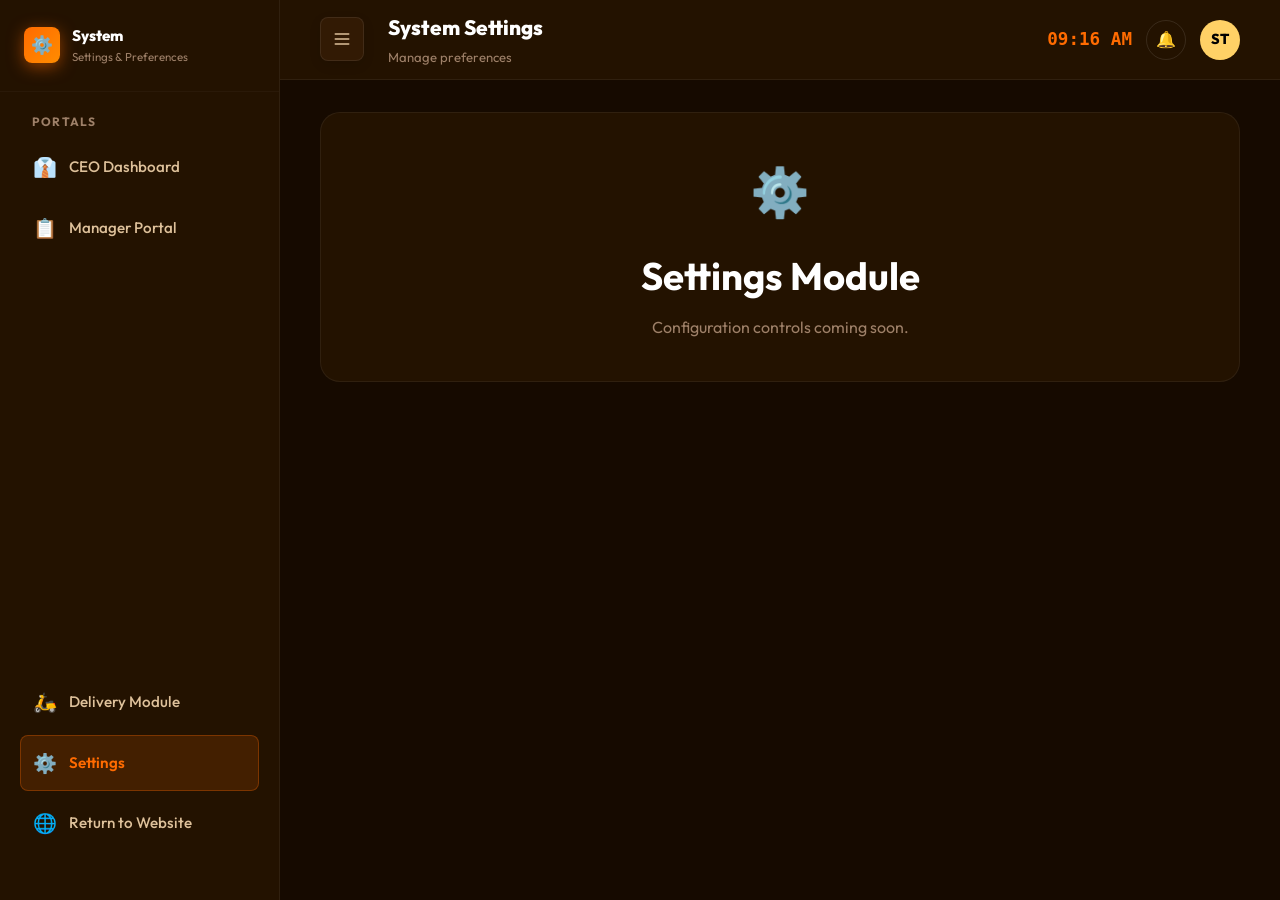
<file: crispy-chicken/settings.html>
<!DOCTYPE html>
<html lang="en">
<head>
  <meta charset="UTF-8" />
  <meta name="viewport" content="width=device-width, initial-scale=1.0" />
  <title>System Settings — Crispy Chicken Calabar</title>
  <link rel="stylesheet" href="css/style.css" />
  <link rel="stylesheet" href="css/dashboard.css" />
</head>
<body class="dashboard-body">

<!-- ════ SIDEBAR ════════════════════════════════════════════ -->
<aside class="dash-sidebar" id="sidebar">
  <div class="dash-brand">
    <div class="nav-logo">⚙️</div>
    <div>
      <div style="font-weight:800;font-size:0.95rem;">System</div>
      <div style="font-size:0.72rem;color:var(--text-muted);">Settings & Preferences</div>
    </div>
  </div>

  <nav class="dash-nav" style="margin-top:20px;">
    <div class="dash-nav-section">
      <div class="dash-nav-label">Portals</div>
      <a href="ceo-dashboard.html" class="dash-nav-item">
        <span>👔</span> CEO Dashboard
      </a>
      <a href="manager-dashboard.html" class="dash-nav-item">
        <span>📋</span> Manager Portal
      </a>
    </div>
    <div class="dash-nav-section" style="margin-top:auto;">
      <a href="delivery.html" class="dash-nav-item"><span>🛵</span> Delivery Module</a>
      <a href="settings.html" class="dash-nav-item active"><span>⚙️</span> Settings</a>
      <a href="index.html" class="dash-nav-item"><span>🌐</span> Return to Website</a>
    </div>
  </nav>
</aside>

<!-- ════ MAIN ════════════════════════════════════════════════ -->
<main class="dash-main">

  <header class="dash-topbar">
    <div style="display:flex;align-items:center;">
      <button class="sidebar-toggle-btn" onclick="document.body.classList.toggle('sidebar-collapsed')">
        <svg viewBox="0 0 24 24"><path d="M4 6h16M4 12h16M4 18h16"></path></svg>
      </button>
      <div>
        <h2 style="font-size:1.3rem;font-weight:800;">System Settings</h2>
        <p style="font-size:0.82rem;color:var(--text-muted);margin-top:2px;">Manage preferences</p>
      </div>
    </div>
    <div style="display:flex;align-items:center;gap:14px;">
      <div class="dash-time">09:16 AM</div>
      <div class="notif-btn">🔔</div>
      <div class="manager-avatar" style="background:var(--gold);color:#000;">ST</div>
    </div>
  </header>

  <div class="dash-content">
    <div style="padding:40px;text-align:center;background:var(--bg-card);border-radius:var(--radius-lg);border:1px solid rgba(255,255,255,0.06);">
      <div style="font-size:3rem;margin-bottom:16px;">⚙️</div>
      <h2>Settings Module</h2>
      <p style="color:var(--text-muted);margin-top:8px;">Configuration controls coming soon.</p>
    </div>
  </div>

</main>

<script src="js/dashboard.js"></script>
</body>
</html>
</file>
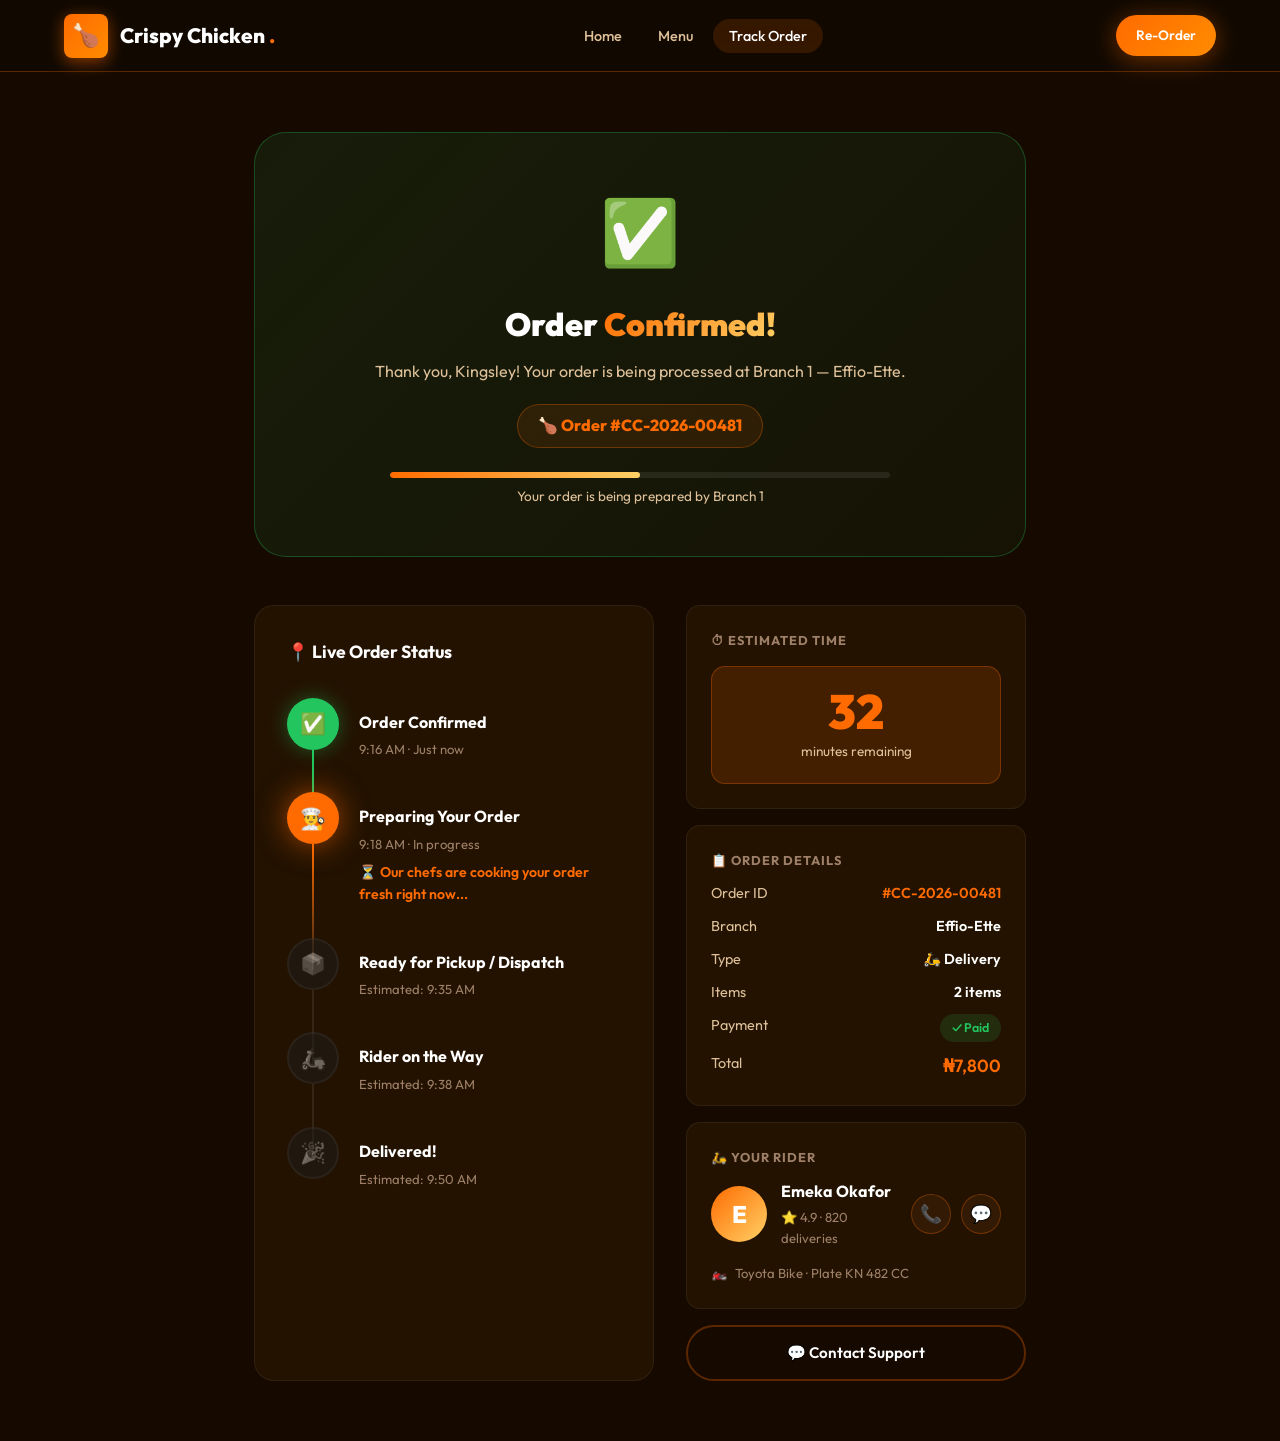
<file: crispy-chicken/tracking.html>
<!DOCTYPE html>
<html lang="en">
<head>
  <meta charset="UTF-8" />
  <meta name="viewport" content="width=device-width, initial-scale=1.0" />
  <title>Track Your Order — Crispy Chicken Calabar</title>
  <link rel="stylesheet" href="css/style.css" />
  <style>
    .tracking-page { padding-top:var(--nav-h); min-height:100vh; }
    .tracking-wrap { max-width:900px; margin:0 auto; padding:60px 5%; }

    .order-confirmed-banner {
      background:linear-gradient(135deg,rgba(34,197,94,0.1),rgba(34,197,94,0.05));
      border:1px solid rgba(34,197,94,0.3); border-radius:var(--radius-xl);
      padding:48px 40px; text-align:center; margin-bottom:48px;
      animation:fadeInUp 0.6s ease;
    }
    .confirmed-icon { font-size:4rem; margin-bottom:16px; animation:float 3s ease-in-out infinite; display:block; }
    .confirmed-title { font-size:2rem; font-weight:900; margin-bottom:8px; }
    .confirmed-sub { color:var(--text-secondary); font-size:1rem; }
    .order-id-badge {
      display:inline-flex; align-items:center; gap:8px;
      background:rgba(255,107,0,0.1); border:1px solid var(--primary-border);
      border-radius:var(--radius-pill); padding:8px 20px;
      font-size:1rem; font-weight:800; color:var(--primary); margin-top:20px;
    }

    .tracker-grid { display:grid; grid-template-columns:1fr 340px; gap:32px; }

    /* TIMELINE */
    .timeline-card {
      background:var(--bg-card); border:1px solid rgba(255,255,255,0.06);
      border-radius:var(--radius-lg); padding:32px;
    }
    .timeline-card h3 { font-size:1.1rem; font-weight:700; margin-bottom:32px; }

    .track-step { display:flex; gap:20px; position:relative; }
    .track-step:not(:last-child) { margin-bottom:0; padding-bottom:32px; }
    .track-step:not(:last-child)::before {
      content:''; position:absolute; left:25px; top:52px;
      width:2px; height:calc(100% - 20px);
      background:rgba(255,255,255,0.08);
    }
    .track-step.done:not(:last-child)::before { background:var(--success); }
    .track-step.active:not(:last-child)::before {
      background:linear-gradient(to bottom,var(--primary),rgba(255,255,255,0.08));
    }

    .track-icon {
      width:52px; height:52px; border-radius:50%; flex-shrink:0;
      display:flex; align-items:center; justify-content:center; font-size:1.3rem;
      position:relative; z-index:1; transition:var(--transition);
    }
    .track-step.done .track-icon { background:var(--success); box-shadow:0 0 20px rgba(34,197,94,0.4); }
    .track-step.active .track-icon {
      background:var(--primary); box-shadow:0 0 30px rgba(255,107,0,0.6);
      animation:pulse 2s infinite;
    }
    .track-step.pending .track-icon { background:var(--bg-surface); border:2px solid rgba(255,255,255,0.1); filter:grayscale(1); opacity:0.5; }

    .track-info { padding-top:12px; }
    .track-title { font-weight:700; font-size:1rem; margin-bottom:4px; }
    .track-time { font-size:0.82rem; color:var(--text-muted); }
    .track-active-msg { font-size:0.88rem; color:var(--primary); margin-top:6px; font-weight:600; }

    /* SIDE INFO CARDS */
    .side-cards { display:flex; flex-direction:column; gap:16px; }
    .info-card {
      background:var(--bg-card); border:1px solid rgba(255,255,255,0.06);
      border-radius:var(--radius-md); padding:24px;
    }
    .info-card-title { font-size:0.8rem; font-weight:700; color:var(--text-muted); text-transform:uppercase; letter-spacing:0.08em; margin-bottom:12px; }

    .order-detail-row { display:flex; justify-content:space-between; margin-bottom:10px; font-size:0.9rem; }
    .order-detail-row .detail-key { color:var(--text-secondary); }
    .order-detail-row .detail-val { font-weight:600; }

    .rider-card { display:flex; align-items:center; gap:14px; }
    .rider-avatar {
      width:56px; height:56px; border-radius:50%;
      background:linear-gradient(135deg,var(--primary),var(--gold));
      display:flex; align-items:center; justify-content:center;
      font-size:1.5rem; font-weight:800; flex-shrink:0;
    }
    .rider-name { font-weight:700; font-size:1rem; }
    .rider-sub { font-size:0.82rem; color:var(--text-muted); margin-top:2px; }
    .rider-actions { margin-left:auto; display:flex; gap:10px; }
    .rider-action-btn {
      width:40px; height:40px; border-radius:50%;
      background:var(--bg-surface); border:1px solid var(--primary-border);
      display:flex; align-items:center; justify-content:center;
      font-size:1.1rem; cursor:pointer; transition:var(--transition);
    }
    .rider-action-btn:hover { background:var(--primary); border-color:var(--primary); }

    /* ETA PULSE */
    .eta-display {
      text-align:center; padding:20px;
      background:var(--primary-dim); border-radius:var(--radius-md);
      border:1px solid var(--primary-border); margin-top:16px;
    }
    .eta-mins { font-size:3rem; font-weight:900; color:var(--primary); line-height:1; }
    .eta-label { font-size:0.85rem; color:var(--text-secondary); margin-top:6px; }

    /* PROGRESS BAR */
    .progress-bar-wrap { height:6px; background:rgba(255,255,255,0.08); border-radius:99px; margin:24px 0; overflow:hidden; }
    .progress-bar-fill { height:100%; border-radius:99px; background:linear-gradient(to right,var(--primary),var(--gold)); transition:width 1s ease; }

    /* RATE SECTION */
    .rate-section { margin-top:48px; text-align:center; padding:40px; background:var(--bg-card); border-radius:var(--radius-lg); border:1px solid rgba(255,255,255,0.06); }
    .rate-stars { display:flex; justify-content:center; gap:12px; margin:20px 0; }
    .rate-star { font-size:2.5rem; cursor:pointer; transition:transform 0.2s ease; filter:grayscale(1); opacity:0.4; }
    .rate-star:hover, .rate-star.selected { filter:none; opacity:1; transform:scale(1.2); }

    @media(max-width:800px) {
      .tracker-grid { grid-template-columns:1fr; }
    }
  </style>
</head>
<body>

<nav class="navbar">
  <a href="index.html" class="nav-brand">
    <div class="nav-logo">🍗</div>
    <span>Crispy Chicken<span style="color:var(--primary)"> .</span></span>
  </a>
  <ul class="nav-links">
    <li><a href="index.html">Home</a></li>
    <li><a href="menu.html">Menu</a></li>
    <li><a href="tracking.html" class="active">Track Order</a></li>
  </ul>
  <div class="nav-actions">
    <a href="menu.html" class="btn btn-primary btn-sm">Re-Order</a>
  </div>
</nav>

<div class="tracking-page">
  <div class="tracking-wrap">

    <!-- CONFIRMED BANNER -->
    <div class="order-confirmed-banner">
      <span class="confirmed-icon">✅</span>
      <div class="confirmed-title">Order <span class="gradient-text">Confirmed!</span></div>
      <div class="confirmed-sub">Thank you, Kingsley! Your order is being processed at Branch 1 — Effio-Ette.</div>
      <div class="order-id-badge">
        🍗 Order #CC-2026-00481
      </div>

      <div style="margin-top:24px;">
        <div class="progress-bar-wrap" style="max-width:500px;margin:0 auto;">
          <div class="progress-bar-fill" id="progress-fill" style="width:50%"></div>
        </div>
        <div style="font-size:0.85rem; color:var(--text-secondary); margin-top:8px;" id="progress-text">
          Your order is being prepared by Branch 1
        </div>
      </div>
    </div>

    <div class="tracker-grid">

      <!-- TIMELINE -->
      <div class="timeline-card">
        <h3>📍 Live Order Status</h3>

        <div class="track-step done" id="step-confirmed">
          <div class="track-icon">✅</div>
          <div class="track-info">
            <div class="track-title">Order Confirmed</div>
            <div class="track-time">9:16 AM · Just now</div>
          </div>
        </div>

        <div class="track-step active" id="step-preparing">
          <div class="track-icon">👨‍🍳</div>
          <div class="track-info">
            <div class="track-title">Preparing Your Order</div>
            <div class="track-time">9:18 AM · In progress</div>
            <div class="track-active-msg">⏳ Our chefs are cooking your order fresh right now...</div>
          </div>
        </div>

        <div class="track-step pending" id="step-ready">
          <div class="track-icon">📦</div>
          <div class="track-info">
            <div class="track-title">Ready for Pickup / Dispatch</div>
            <div class="track-time">Estimated: 9:35 AM</div>
          </div>
        </div>

        <div class="track-step pending" id="step-onway">
          <div class="track-icon">🛵</div>
          <div class="track-info">
            <div class="track-title">Rider on the Way</div>
            <div class="track-time">Estimated: 9:38 AM</div>
          </div>
        </div>

        <div class="track-step pending" id="step-delivered">
          <div class="track-icon">🎉</div>
          <div class="track-info">
            <div class="track-title">Delivered!</div>
            <div class="track-time">Estimated: 9:50 AM</div>
          </div>
        </div>

      </div>

      <!-- SIDE CARDS -->
      <div class="side-cards">

        <!-- ETA -->
        <div class="info-card">
          <div class="info-card-title">⏱ Estimated Time</div>
          <div class="eta-display">
            <div class="eta-mins" id="eta-countdown">32</div>
            <div class="eta-label">minutes remaining</div>
          </div>
        </div>

        <!-- ORDER DETAILS -->
        <div class="info-card">
          <div class="info-card-title">📋 Order Details</div>
          <div class="order-detail-row">
            <span class="detail-key">Order ID</span>
            <span class="detail-val" style="color:var(--primary);">#CC-2026-00481</span>
          </div>
          <div class="order-detail-row">
            <span class="detail-key">Branch</span>
            <span class="detail-val">Effio-Ette</span>
          </div>
          <div class="order-detail-row">
            <span class="detail-key">Type</span>
            <span class="detail-val">🛵 Delivery</span>
          </div>
          <div class="order-detail-row">
            <span class="detail-key">Items</span>
            <span class="detail-val">2 items</span>
          </div>
          <div class="order-detail-row">
            <span class="detail-key">Payment</span>
            <span class="detail-val chip chip-green">✓ Paid</span>
          </div>
          <div class="order-detail-row" style="margin-bottom:0;">
            <span class="detail-key">Total</span>
            <span class="detail-val" style="font-size:1.1rem; color:var(--primary);">₦7,800</span>
          </div>
        </div>

        <!-- RIDER INFO -->
        <div class="info-card">
          <div class="info-card-title">🛵 Your Rider</div>
          <div class="rider-card">
            <div class="rider-avatar">E</div>
            <div>
              <div class="rider-name">Emeka Okafor</div>
              <div class="rider-sub">⭐ 4.9 · 820 deliveries</div>
            </div>
            <div class="rider-actions">
              <div class="rider-action-btn" title="Call Rider">📞</div>
              <div class="rider-action-btn" title="WhatsApp Rider">💬</div>
            </div>
          </div>
          <div style="margin-top:14px; font-size:0.82rem; color:var(--text-muted); display:flex; align-items:center; gap:8px;">
            <span>🏍️</span> Toyota Bike · Plate KN 482 CC
          </div>
        </div>

        <!-- NEED HELP -->
        <div style="text-align:center;">
          <a href="#" class="btn btn-outline" style="width:100%; justify-content:center;">
            💬 Contact Support
          </a>
        </div>

      </div>
    </div>

    <!-- RATING SECTION -->
    <div class="rate-section" id="rate-section" style="display:none;">
      <h2>How was your order?</h2>
      <p style="color:var(--text-secondary); margin-top:8px;">Your feedback makes us better for everyone in Calabar.</p>
      <div class="rate-stars" id="star-rating">
        <span class="rate-star" onclick="rateStar(1)">⭐</span>
        <span class="rate-star" onclick="rateStar(2)">⭐</span>
        <span class="rate-star" onclick="rateStar(3)">⭐</span>
        <span class="rate-star" onclick="rateStar(4)">⭐</span>
        <span class="rate-star" onclick="rateStar(5)">⭐</span>
      </div>
      <textarea class="form-input" rows="3" placeholder="Tell us more about your experience..." style="max-width:480px;margin:0 auto 20px;"></textarea>
      <br>
      <a href="menu.html" class="btn btn-primary">Submit & Order Again 🍗</a>
    </div>

  </div>
</div>

<script src="js/app.js"></script>
<script>
  // Simulate live countdown
  let eta = 32;
  let step = 1; // 0=confirmed 1=preparing 2=ready 3=onway 4=delivered
  const steps = ['step-confirmed','step-preparing','step-ready','step-onway','step-delivered'];
  const progressVals = [20,50,65,80,100];
  const progressTexts = [
    'Order confirmed — getting ready!',
    'Your order is being prepared fresh...',
    'Order ready! Waiting for rider pickup...',
    'Your rider is on the way to you!',
    '🎉 Order delivered! Enjoy your meal!'
  ];

  function advanceTracker() {
    if (step >= 4) return;
    step++;
    const prev = document.getElementById(steps[step-1]);
    const curr = document.getElementById(steps[step]);
    if(prev) { prev.className = 'track-step done'; prev.querySelector('.track-icon').style.cssText=''; }
    if(curr) { curr.className = 'track-step active'; }
    const prevActiveMsg = document.querySelector('.track-active-msg');
    if(prevActiveMsg) prevActiveMsg.remove();
    document.getElementById('progress-fill').style.width = progressVals[step] + '%';
    document.getElementById('progress-text').textContent = progressTexts[step];
    if(step===4) {
      document.getElementById('rate-section').style.display = 'block';
      document.getElementById('rate-section').scrollIntoView({behavior:'smooth'});
    }
  }

  const etaTimer = setInterval(()=>{
    if(eta>0) { eta--; document.getElementById('eta-countdown').textContent = eta; }
    else clearInterval(etaTimer);
  }, 1800);

  // Demo: auto advance steps every 12 seconds
  setInterval(advanceTracker, 12000);

  function rateStar(n) {
    document.querySelectorAll('.rate-star').forEach((s,i)=>{
      s.classList.toggle('selected', i<n);
    });
  }
</script>
</body>
</html>
</file>
<file: crispy-chicken/css/style.css>
/* ============================================================
   CRISPY CHICKEN CALABAR — GLOBAL DESIGN SYSTEM
   Engineered by King Tech Foundation
   ============================================================ */

@import url('https://fonts.googleapis.com/css2?family=Outfit:wght@300;400;500;600;700;800;900&display=swap');

/* ── TOKENS ─────────────────────────────────────────────── */
:root {
  --primary:        #FF6B00;
  --primary-glow:   #FF8C2A;
  --primary-dim:    rgba(255,107,0,0.15);
  --primary-border: rgba(255,107,0,0.3);
  --gold:           #FFD166;
  --gold-dim:       rgba(255,209,102,0.15);

  --bg-base:        #160A00;
  --bg-card:        #231200;
  --bg-surface:     #321A04;
  --bg-overlay:     rgba(18,10,0,0.88);

  --text-primary:   #FFFFFF;
  --text-secondary: #DEC19A;
  --text-muted:     #9E8068;

  --success:        #22C55E;
  --warning:        #F59E0B;
  --danger:         #EF4444;
  --info:           #3B82F6;

  --radius-sm:      8px;
  --radius-md:      14px;
  --radius-lg:      20px;
  --radius-xl:      32px;
  --radius-pill:    999px;

  --shadow-glow:    0 0 50px rgba(255,107,0,0.38);
  --shadow-card:    0 8px 40px rgba(0,0,0,0.45);
  --shadow-lift:    0 20px 60px rgba(0,0,0,0.65);

  --nav-h:          72px;
  --transition:     0.3s cubic-bezier(0.4,0,0.2,1);
}

/* ── RESET ───────────────────────────────────────────────── */
*, *::before, *::after { box-sizing: border-box; margin: 0; padding: 0; }
html { scroll-behavior: smooth; font-size: 16px; }
body {
  font-family: 'Outfit', sans-serif;
  background: var(--bg-base);
  color: var(--text-primary);
  line-height: 1.6;
  overflow-x: hidden;
}
img { max-width: 100%; display: block; }
a { text-decoration: none; color: inherit; }
button { cursor: pointer; font-family: inherit; border: none; outline: none; }
ul { list-style: none; }

/* ── SCROLLBAR ───────────────────────────────────────────── */
::-webkit-scrollbar { width: 6px; }
::-webkit-scrollbar-track { background: var(--bg-card); }
::-webkit-scrollbar-thumb { background: var(--primary); border-radius: 99px; }

/* ── TYPOGRAPHY ──────────────────────────────────────────── */
.display-1  { font-size: clamp(3rem,8vw,7rem); font-weight:900; line-height:1.05; letter-spacing:-0.03em; }
.display-2  { font-size: clamp(2.2rem,5vw,4.5rem); font-weight:800; line-height:1.1; letter-spacing:-0.02em; }
h1 { font-size: clamp(2rem,4vw,3rem); font-weight:800; }
h2 { font-size: clamp(1.6rem,3vw,2.4rem); font-weight:700; }
h3 { font-size: clamp(1.2rem,2vw,1.6rem); font-weight:600; }
h4 { font-size: 1.1rem; font-weight:600; }
.label { font-size:0.75rem; font-weight:600; letter-spacing:0.12em; text-transform:uppercase; color:var(--text-muted); }
.gradient-text {
  background: linear-gradient(135deg, var(--primary), var(--gold));
  -webkit-background-clip: text;
  -webkit-text-fill-color: transparent;
  background-clip: text;
}

/* ── BUTTONS ─────────────────────────────────────────────── */
.btn {
  display: inline-flex; align-items: center; gap: 8px;
  padding: 14px 28px; border-radius: var(--radius-pill);
  font-size: 0.95rem; font-weight: 600;
  transition: var(--transition);
  position: relative; overflow: hidden;
}
.btn::after {
  content:''; position:absolute; inset:0;
  background: rgba(255,255,255,0.1);
  opacity:0; transition: var(--transition);
}
.btn:hover::after { opacity:1; }
.btn:active { transform:scale(0.97); }

.btn-primary {
  background: linear-gradient(135deg, var(--primary), #FF8C00);
  color: #fff;
  box-shadow: 0 4px 24px rgba(255,107,0,0.4);
}
.btn-primary:hover { box-shadow: 0 8px 36px rgba(255,107,0,0.6); transform: translateY(-2px); }

.btn-outline {
  background: transparent;
  border: 2px solid var(--primary-border);
  color: var(--text-primary);
}
.btn-outline:hover { border-color: var(--primary); background: var(--primary-dim); }

.btn-ghost {
  background: rgba(255,255,255,0.06);
  color: var(--text-primary);
  backdrop-filter: blur(8px);
}
.btn-ghost:hover { background: rgba(255,255,255,0.12); }

.btn-sm { padding: 10px 20px; font-size: 0.85rem; }
.btn-lg { padding: 18px 40px; font-size: 1.05rem; }
.btn-icon { padding: 12px; border-radius: 50%; width: 44px; height:44px; justify-content:center; }

/* ── NAV ─────────────────────────────────────────────────── */
.navbar {
  position: fixed; top:0; left:0; right:0; z-index:1000;
  height: var(--nav-h);
  display: flex; align-items: center;
  padding: 0 5%;
  background: var(--bg-overlay);
  backdrop-filter: blur(20px);
  border-bottom: 1px solid var(--primary-border);
  transition: var(--transition);
}
.navbar.scrolled { box-shadow: var(--shadow-glow); }
.nav-brand {
  display: flex; align-items: center; gap: 12px;
  font-size: 1.3rem; font-weight: 800;
}
.nav-logo {
  width: 44px; height: 44px; border-radius: var(--radius-sm);
  background: linear-gradient(135deg, var(--primary), #FF8C00);
  display: flex; align-items: center; justify-content: center;
  font-size: 1.4rem;
  box-shadow: 0 4px 16px rgba(255,107,0,0.5);
}
.nav-links {
  display: flex; align-items: center; gap: 4px;
  margin: 0 auto;
}
.nav-links a {
  padding: 8px 16px; border-radius: var(--radius-pill);
  font-size: 0.9rem; font-weight: 500;
  color: var(--text-secondary);
  transition: var(--transition);
}
.nav-links a:hover, .nav-links a.active {
  color: var(--text-primary);
  background: var(--primary-dim);
}
.nav-actions { display: flex; align-items: center; gap: 12px; }
.cart-btn {
  position: relative; width: 44px; height:44px;
  background: var(--bg-surface); border-radius: var(--radius-sm);
  display: flex; align-items:center; justify-content:center;
  border: 1px solid var(--primary-border);
  transition: var(--transition);
}
.cart-btn:hover { border-color: var(--primary); background: var(--primary-dim); }
.cart-count {
  position: absolute; top:-6px; right:-6px;
  background: var(--primary); color:#fff;
  width:20px; height:20px; border-radius:50%;
  font-size:0.7rem; font-weight:700;
  display: flex; align-items:center; justify-content:center;
}

/* ── HERO ─────────────────────────────────────────────────── */
.hero {
  min-height: 100vh;
  display: flex; align-items: center;
  position: relative; overflow: hidden;
  padding-top: var(--nav-h);
}
.hero-bg {
  position: absolute; inset: 0;
  background: radial-gradient(ellipse 90% 70% at 65% 50%, rgba(255,107,0,0.28) 0%, transparent 65%),
              radial-gradient(ellipse 50% 50% at 15% 85%, rgba(255,209,102,0.15) 0%, transparent 55%),
              radial-gradient(ellipse 60% 40% at 80% 10%, rgba(255,140,0,0.12) 0%, transparent 60%),
              var(--bg-base);
}
.hero-grid {
  display: grid; grid-template-columns: 1fr 1fr;
  align-items: center; gap: 4rem;
  max-width: 1280px; margin: 0 auto; padding: 80px 5%;
  position: relative; z-index:1;
}
.hero-badge {
  display: inline-flex; align-items: center; gap: 8px;
  background: var(--primary-dim); border: 1px solid var(--primary-border);
  border-radius: var(--radius-pill); padding: 8px 18px;
  font-size: 0.82rem; font-weight: 600; color: var(--primary);
  margin-bottom: 1.5rem;
  animation: fadeInUp 0.6s ease both;
}
.hero-badge .dot { width:6px;height:6px;border-radius:50%;background:var(--primary);animation:pulse 2s infinite; }
.hero-title {
  animation: fadeInUp 0.6s 0.1s ease both;
  margin-bottom: 1.5rem;
}
.hero-subtitle {
  color: var(--text-secondary); font-size: 1.1rem;
  max-width: 480px; margin-bottom: 2.5rem;
  animation: fadeInUp 0.6s 0.2s ease both;
}
.hero-ctas {
  display: flex; gap: 16px; flex-wrap:wrap;
  animation: fadeInUp 0.6s 0.3s ease both;
  margin-bottom: 3rem;
}
.hero-stats {
  display: flex; gap: 2.5rem;
  animation: fadeInUp 0.6s 0.4s ease both;
}
.stat-item .stat-num {
  font-size: 1.8rem; font-weight:800; color:var(--primary);
}
.stat-item .stat-label { font-size:0.8rem; color:var(--text-muted); font-weight:500; }

.hero-visual {
  position: relative;
  animation: fadeInRight 0.8s 0.2s ease both;
}
.hero-img-wrap {
  position: relative; border-radius: var(--radius-xl);
  overflow: hidden; aspect-ratio: 4/5;
  box-shadow: var(--shadow-glow), var(--shadow-lift);
}
.hero-img-wrap img { width:100%; height:100%; object-fit:cover; }
.hero-img-wrap::after {
  content:''; position:absolute; inset:0;
  background: linear-gradient(to top, rgba(8,3,0,0.7) 0%, transparent 50%);
}
.hero-float-card {
  position: absolute; background: rgba(18,8,0,0.85);
  backdrop-filter: blur(20px); border-radius: var(--radius-md);
  border: 1px solid var(--primary-border);
  padding: 14px 20px; display: flex; align-items:center; gap:12px;
}
.hero-float-card.card-1 { bottom: 24px; left: -32px; animation: float 4s ease-in-out infinite; }
.hero-float-card.card-2 { top: 32px; right: -24px; animation: float 4s 1.5s ease-in-out infinite; }
.float-icon { font-size: 2rem; }
.float-info .float-title { font-size:0.85rem; font-weight:700; }
.float-info .float-sub { font-size:0.75rem; color:var(--text-muted); }

/* ── SECTIONS ─────────────────────────────────────────────── */
.section { padding: 100px 5%; }
.container { max-width: 1280px; margin: 0 auto; }
.section-header { text-align: center; margin-bottom: 64px; }
.section-header .label { margin-bottom: 12px; }
.section-header p { color:var(--text-secondary); max-width:520px; margin:16px auto 0; }

/* ── MENU CARDS ──────────────────────────────────────────── */
.menu-grid {
  display: grid; grid-template-columns: repeat(auto-fill, minmax(280px, 1fr));
  gap: 24px;
}
.menu-card {
  background: var(--bg-card);
  border: 1px solid rgba(255,255,255,0.06);
  border-radius: var(--radius-lg);
  overflow: hidden; cursor: pointer;
  transition: var(--transition);
  position: relative;
}
.menu-card:hover {
  transform: translateY(-6px);
  border-color: var(--primary-border);
  box-shadow: var(--shadow-glow), var(--shadow-card);
}
.menu-card-img {
  width:100%; height:200px; object-fit:cover;
  transition: transform 0.5s ease;
}
.menu-card:hover .menu-card-img { transform:scale(1.05); }
.menu-card-body { padding: 20px; }
.menu-card-tag {
  font-size:0.72rem; font-weight:700; letter-spacing:0.08em; text-transform:uppercase;
  color:var(--primary); margin-bottom:8px;
}
.menu-card-name { font-size:1.1rem; font-weight:700; margin-bottom:6px; }
.menu-card-desc { font-size:0.85rem; color:var(--text-secondary); margin-bottom:16px; line-height:1.5; }
.menu-card-footer { display:flex; align-items:center; justify-content:space-between; }
.menu-price { font-size:1.2rem; font-weight:800; color:var(--primary); }
.menu-price span { font-size:0.8rem; font-weight:400; color:var(--text-muted); }
.add-btn {
  width:38px; height:38px; border-radius:50%;
  background: linear-gradient(135deg,var(--primary),#FF8C00);
  display:flex; align-items:center; justify-content:center;
  font-size:1.2rem; color:#fff; font-weight:700;
  box-shadow: 0 4px 16px rgba(255,107,0,0.4);
  transition: var(--transition);
}
.add-btn:hover { transform:scale(1.15); box-shadow: 0 6px 24px rgba(255,107,0,0.6); }

/* ── HOW IT WORKS ────────────────────────────────────────── */
.steps-grid { display:grid; grid-template-columns:repeat(auto-fit,minmax(220px,1fr)); gap:32px; }
.step-card {
  text-align:center; padding:40px 24px;
  background:var(--bg-card); border:1px solid rgba(255,255,255,0.05);
  border-radius:var(--radius-lg); position:relative;
  transition: var(--transition);
}
.step-card:hover { border-color:var(--primary-border); transform:translateY(-4px); }
.step-num {
  font-size:4rem; font-weight:900; opacity:0.12; line-height:1;
  color:var(--primary); position:absolute; top:16px; right:20px;
}
.step-icon {
  width:64px; height:64px; border-radius:var(--radius-md);
  background:var(--primary-dim); border:1px solid var(--primary-border);
  display:flex; align-items:center; justify-content:center;
  font-size:1.8rem; margin: 0 auto 20px;
}
.step-title { font-size:1.1rem; font-weight:700; margin-bottom:10px; }
.step-desc { font-size:0.88rem; color:var(--text-secondary); line-height:1.6; }
.step-connector {
  position:absolute; top:50%; right:-36px; z-index:1;
  width:36px; height:2px; background:var(--primary-border);
}
.step-connector::after {
  content:''; position:absolute; right:-6px; top:-4px;
  width:0; height:0;
  border-left:8px solid var(--primary);
  border-top:5px solid transparent;
  border-bottom:5px solid transparent;
}

/* ── BRANCHES ────────────────────────────────────────────── */
.branches-grid { display:grid; grid-template-columns:repeat(auto-fit,minmax(240px,1fr)); gap:20px; }
.branch-card {
  background:var(--bg-card); border:1px solid rgba(255,255,255,0.06);
  border-radius:var(--radius-md); padding:28px 24px;
  transition:var(--transition); cursor:pointer;
}
.branch-card:hover { border-color:var(--primary-border); background:var(--bg-surface); transform:translateY(-3px); }
.branch-name { font-size:1rem; font-weight:700; margin-bottom:6px; }
.branch-address { font-size:0.83rem; color:var(--text-secondary); margin-bottom:16px; display:flex; gap:6px; align-items:flex-start; }
.branch-meta { display:flex; gap:16px; }
.branch-badge {
  font-size:0.75rem; font-weight:600; padding:4px 12px;
  border-radius:var(--radius-pill);
}
.badge-open { background:rgba(34,197,94,0.15); color:var(--success); }
.badge-busy { background:rgba(245,158,11,0.15); color:var(--warning); }

/* ── TESTIMONIALS ────────────────────────────────────────── */
.testimonials-grid { display:grid; grid-template-columns:repeat(auto-fit,minmax(300px,1fr)); gap:24px; }
.testimonial-card {
  background:var(--bg-card); border:1px solid rgba(255,255,255,0.06);
  border-radius:var(--radius-lg); padding:32px 28px;
  transition:var(--transition);
}
.testimonial-card:hover { border-color:var(--primary-border); }
.stars { color:var(--gold); font-size:1rem; margin-bottom:16px; }
.testimonial-text { font-size:0.95rem; color:var(--text-secondary); line-height:1.7; margin-bottom:24px; font-style:italic; }
.testimonial-author { display:flex; align-items:center; gap:12px; }
.author-avatar {
  width:44px; height:44px; border-radius:50%;
  background:linear-gradient(135deg,var(--primary),var(--gold));
  display:flex; align-items:center; justify-content:center;
  font-weight:800; font-size:1rem;
}
.author-name { font-size:0.9rem; font-weight:700; }
.author-loc { font-size:0.78rem; color:var(--text-muted); }

/* ── LOYALTY BANNER ──────────────────────────────────────── */
.loyalty-section {
  margin: 0 5% 100px;
  background: linear-gradient(135deg, var(--bg-surface) 0%, rgba(255,107,0,0.1) 100%);
  border: 1px solid var(--primary-border);
  border-radius: var(--radius-xl); padding: 60px 5%;
  display:flex; align-items:center; justify-content:space-between; gap:40px;
  position:relative; overflow:hidden;
}
.loyalty-section::before {
  content:'🍗'; position:absolute; right:5%; top:50%;
  transform:translateY(-50%); font-size:8rem; opacity:0.08;
}
.loyalty-text .label { margin-bottom:12px; }
.loyalty-text h2 { margin-bottom:12px; }
.loyalty-text p { color:var(--text-secondary); max-width:480px; }

/* ── FOOTER ──────────────────────────────────────────────── */
footer {
  background: var(--bg-card);
  border-top: 1px solid rgba(255,255,255,0.06);
  padding: 80px 5% 40px;
}
.footer-grid { display:grid; grid-template-columns:2fr 1fr 1fr 1fr; gap:48px; margin-bottom:60px; }
.footer-brand .nav-brand { margin-bottom:16px; }
.footer-brand p { color:var(--text-secondary); font-size:0.9rem; line-height:1.7; max-width:280px; }
.footer-col h4 { font-size:0.875rem; font-weight:700; letter-spacing:0.06em; text-transform:uppercase; color:var(--text-muted); margin-bottom:20px; }
.footer-col ul li { margin-bottom:12px; }
.footer-col ul li a { font-size:0.9rem; color:var(--text-secondary); transition:var(--transition); }
.footer-col ul li a:hover { color:var(--primary); }
.footer-bottom {
  border-top:1px solid rgba(255,255,255,0.06); padding-top:32px;
  display:flex; align-items:center; justify-content:space-between;
  font-size:0.85rem; color:var(--text-muted);
}
.social-links { display:flex; gap:12px; }
.social-btn {
  width:40px; height:40px; border-radius:var(--radius-sm);
  background:var(--bg-surface); border:1px solid rgba(255,255,255,0.06);
  display:flex; align-items:center; justify-content:center;
  transition:var(--transition); font-size:1rem;
}
.social-btn:hover { border-color:var(--primary); background:var(--primary-dim); }

/* ── ANIMATIONS ──────────────────────────────────────────── */
@keyframes fadeInUp {
  from { opacity:0; transform:translateY(30px); }
  to   { opacity:1; transform:translateY(0); }
}
@keyframes fadeInRight {
  from { opacity:0; transform:translateX(40px); }
  to   { opacity:1; transform:translateX(0); }
}
@keyframes float {
  0%,100% { transform:translateY(0); }
  50%      { transform:translateY(-12px); }
}
@keyframes pulse {
  0%,100% { opacity:1; transform:scale(1); }
  50%      { opacity:0.5; transform:scale(0.8); }
}
@keyframes spin { to { transform:rotate(360deg); } }
@keyframes slideIn {
  from { opacity:0; transform:translateY(20px); }
  to   { opacity:1; transform:translateY(0); }
}

/* ── NOTIFICATION TOAST ──────────────────────────────────── */
.toast {
  position: fixed; bottom:32px; right:32px; z-index:9999;
  background:var(--bg-surface); border:1px solid var(--primary-border);
  border-radius:var(--radius-md); padding:16px 20px;
  display:flex; align-items:center; gap:12px;
  box-shadow: var(--shadow-card); animation: slideIn 0.4s ease;
  max-width:340px;
}
.toast-icon { font-size:1.5rem; }
.toast-msg { font-size:0.9rem; font-weight:600; }
.toast-sub { font-size:0.78rem; color:var(--text-muted); margin-top:2px; }

/* ── CATEGORY TABS ───────────────────────────────────────── */
.cat-tabs { display:flex; gap:10px; overflow-x:auto; padding-bottom:4px; margin-bottom:40px; }
.cat-tabs::-webkit-scrollbar { height:3px; }
.cat-tab {
  padding:10px 22px; border-radius:var(--radius-pill);
  font-size:0.9rem; font-weight:600; white-space:nowrap;
  background:var(--bg-card); border:1px solid rgba(255,255,255,0.06);
  color:var(--text-secondary); transition:var(--transition);
}
.cat-tab:hover { color:var(--text-primary); border-color:var(--primary-border); }
.cat-tab.active { background:var(--primary); color:#fff; border-color:var(--primary); box-shadow:0 4px 16px rgba(255,107,0,0.4); }

/* ── CART SIDEBAR ─────────────────────────────────────────── */
.cart-overlay {
  position:fixed; inset:0; background:rgba(0,0,0,0.7);
  z-index:2000; display:none; backdrop-filter:blur(4px);
}
.cart-overlay.open { display:block; }
.cart-panel {
  position:fixed; top:0; right:0; bottom:0; width:420px;
  background:var(--bg-card); border-left:1px solid var(--primary-border);
  z-index:2001; display:flex; flex-direction:column;
  transform:translateX(100%); transition:0.4s cubic-bezier(0.4,0,0.2,1);
}
.cart-panel.open { transform:translateX(0); }
.cart-header {
  padding:24px; border-bottom:1px solid rgba(255,255,255,0.07);
  display:flex; align-items:center; justify-content:space-between;
}
.cart-header h3 { font-size:1.2rem; font-weight:700; }
.cart-items { flex:1; overflow-y:auto; padding:16px; }
.cart-item {
  display:flex; gap:14px; padding:16px 0;
  border-bottom:1px solid rgba(255,255,255,0.05);
}
.cart-item-img { width:64px; height:64px; border-radius:var(--radius-sm); object-fit:cover; }
.cart-item-info { flex:1; }
.cart-item-name { font-size:0.9rem; font-weight:600; margin-bottom:4px; }
.cart-item-price { font-size:0.9rem; color:var(--primary); font-weight:700; }
.qty-control { display:flex; align-items:center; gap:10px; margin-top:8px; }
.qty-btn {
  width:28px; height:28px; border-radius:50%;
  background:var(--bg-surface); border:1px solid var(--primary-border);
  color:var(--text-primary); font-size:1rem; font-weight:700;
  display:flex; align-items:center; justify-content:center;
  transition:var(--transition);
}
.qty-btn:hover { background:var(--primary); border-color:var(--primary); }
.qty-num { font-size:0.9rem; font-weight:700; min-width:20px; text-align:center; }
.cart-footer { padding:24px; border-top:1px solid rgba(255,255,255,0.07); }
.cart-total { display:flex; justify-content:space-between; margin-bottom:20px; }
.cart-total .label { font-size:0.85rem; }
.cart-total .amount { font-size:1.4rem; font-weight:800; color:var(--primary); }

/* ── ORDER TRACKER ───────────────────────────────────────── */
.track-timeline { position:relative; padding:40px 0; }
.track-step { display:flex; gap:24px; margin-bottom:32px; position:relative; }
.track-step-icon {
  width:52px; height:52px; border-radius:50%; flex-shrink:0;
  display:flex; align-items:center; justify-content:center; font-size:1.3rem;
  position:relative; z-index:1;
}
.track-step.done .track-step-icon { background:var(--success); box-shadow:0 0 20px rgba(34,197,94,0.4); }
.track-step.active .track-step-icon { background:var(--primary); box-shadow:0 0 20px rgba(255,107,0,0.6); animation:pulse 2s infinite; }
.track-step.pending .track-step-icon { background:var(--bg-surface); border:2px solid rgba(255,255,255,0.1); }
.track-step-line {
  position:absolute; left:25px; top:52px; width:2px; height:calc(100% + 8px);
  background:rgba(255,255,255,0.08);
}
.track-step.done .track-step-line { background:var(--success); }
.track-step-info { padding-top:12px; }
.track-step-title { font-weight:700; margin-bottom:4px; }
.track-step-time { font-size:0.82rem; color:var(--text-muted); }

/* ── FORM ELEMENTS ───────────────────────────────────────── */
.form-group { margin-bottom:20px; }
.form-label { display:block; font-size:0.85rem; font-weight:600; color:var(--text-secondary); margin-bottom:8px; }
.form-input {
  width:100%; padding:14px 18px;
  background:var(--bg-surface); border:1px solid rgba(255,255,255,0.08);
  border-radius:var(--radius-sm); color:var(--text-primary);
  font-family:inherit; font-size:0.95rem;
  transition:var(--transition);
}
.form-input:focus { outline:none; border-color:var(--primary); box-shadow:0 0 0 3px var(--primary-dim); }
.form-input::placeholder { color:var(--text-muted); }

/* ── DIVIDER ─────────────────────────────────────────────── */
.divider { height:1px; background:rgba(255,255,255,0.06); margin:40px 0; }

/* ── BADGE CHIP ──────────────────────────────────────────── */
.chip {
  display:inline-flex; align-items:center; gap:6px;
  padding:4px 12px; border-radius:var(--radius-pill);
  font-size:0.78rem; font-weight:700;
}
.chip-orange { background:rgba(255,107,0,0.15); color:var(--primary); }
.chip-green  { background:rgba(34,197,94,0.15);  color:var(--success); }
.chip-yellow { background:rgba(245,158,11,0.15); color:var(--warning); }
.chip-red    { background:rgba(239,68,68,0.15);   color:var(--danger); }
.chip-blue   { background:rgba(59,130,246,0.15);  color:var(--info); }

/* ── PAGE HERO (inner pages) ─────────────────────────────── */
.page-hero {
  padding-top: calc(var(--nav-h) + 60px);
  padding-bottom: 60px; padding-left:5%; padding-right:5%;
  background: linear-gradient(to bottom, rgba(255,107,0,0.08) 0%, transparent 100%);
  border-bottom: 1px solid rgba(255,255,255,0.05);
}

/* ── RESPONSIVE ──────────────────────────────────────────── */
@media (max-width: 1024px) {
  .hero-grid { grid-template-columns:1fr; text-align:center; }
  .hero-visual { display:none; }
  .hero-stats { justify-content:center; }
  .hero-ctas { justify-content:center; }
  .footer-grid { grid-template-columns:1fr 1fr; }
}
@media (max-width: 768px) {
  .nav-links { display:none; }
  .steps-grid { grid-template-columns:1fr; }
  .step-connector { display:none; }
  .loyalty-section { flex-direction:column; text-align:center; }
  .footer-grid { grid-template-columns:1fr; }
  .footer-bottom { flex-direction:column; gap:16px; text-align:center; }
  .cart-panel { width:100%; }
}
</file>
<file: crispy-chicken/css/dashboard.css>
/* ============================================================
   DASHBOARD SPECIFIC STYLES (Manager & CEO)
   ============================================================ */

body.dashboard-body {
  display: flex; height: 100vh; overflow: hidden;
  background: var(--bg-base); font-family: 'Outfit', sans-serif;
}

/* SIDEBAR */
.dash-sidebar {
  width: 280px; background: var(--bg-card);
  border-right: 1px solid rgba(255,255,255,0.06);
  display: flex; flex-direction: column; z-index: 100;
}
.dash-brand { padding: 24px; display: flex; align-items: center; gap: 12px; border-bottom: 1px solid rgba(255,255,255,0.03); }
.dash-brand .nav-logo { width: 36px; height: 36px; font-size: 1.1rem; }
.branch-pill {
  margin: 20px; padding: 12px 16px; background: rgba(255,255,255,0.03);
  border: 1px solid rgba(255,255,255,0.06); border-radius: var(--radius-md);
  display: flex; align-items: center; gap: 12px;
}
.dash-nav { padding: 0 20px 20px; flex: 1; display: flex; flex-direction: column; overflow-y: auto; }
.dash-nav-section { margin-bottom: 24px; }
.dash-nav-label { font-size: 0.75rem; font-weight: 700; color: var(--text-muted); text-transform: uppercase; letter-spacing: 0.1em; margin-bottom: 8px; padding-left: 12px; }
.dash-nav-item {
  display: flex; align-items: center; gap: 12px; padding: 12px;
  border-radius: var(--radius-sm); color: var(--text-secondary);
  font-size: 0.95rem; font-weight: 500; transition: var(--transition);
  margin-bottom: 4px; border: 1px solid transparent;
}
.dash-nav-item:hover { background: var(--bg-surface); color: var(--text-primary); }
.dash-nav-item.active { background: var(--primary-dim); color: var(--primary); border-color: var(--primary-border); font-weight: 600; }
.dash-nav-item span:first-child { font-size: 1.2rem; }
.nav-badge {
  margin-left: auto; background: var(--primary); color: #fff;
  font-size: 0.75rem; font-weight: 800; padding: 2px 8px; border-radius: var(--radius-pill);
}
.nav-badge.warning { background: var(--warning); }

/* MAIN CONTENT */
.dash-main { flex: 1; display: flex; flex-direction: column; min-width: 0; }
.dash-topbar {
  height: 80px; padding: 0 40px; border-bottom: 1px solid rgba(255,255,255,0.06);
  display: flex; align-items: center; justify-content: space-between; background: var(--bg-card);
}
.dash-time { font-family: monospace; font-size: 1.1rem; font-weight: 800; color: var(--primary); }
.dash-topbar-date { font-size: 0.9rem; font-weight: 600; color: var(--text-secondary); }
.notif-btn { position: relative; width: 40px; height: 40px; border-radius: 50%; border: 1px solid rgba(255,255,255,0.1); display: flex; align-items: center; justify-content: center; cursor: pointer; transition: var(--transition); }
.notif-btn:hover { background: var(--bg-surface); }
.notif-dot { position: absolute; top: 10px; right: 10px; width: 8px; height: 8px; background: var(--danger); border-radius: 50%; border: 2px solid var(--bg-card); }
.manager-avatar { width: 40px; height: 40px; border-radius: 50%; background: linear-gradient(135deg, var(--primary), var(--gold)); display: flex; align-items: center; justify-content: center; font-weight: 800; font-size: 0.9rem; }

.dash-content { padding: 32px 40px; flex: 1; overflow-y: auto; display: flex; flex-direction: column; gap: 32px; }

/* STATS ROW */
.stats-row { padding: 24px 40px 0; display: grid; grid-template-columns: repeat(auto-fit, minmax(200px, 1fr)); gap: 20px; }
.stat-card {
  background: var(--bg-card); border: 1px solid rgba(255,255,255,0.06);
  padding: 24px; border-radius: var(--radius-lg); position: relative;
}
.stat-icon { width: 48px; height: 48px; border-radius: var(--radius-sm); border: 1px solid; display: flex; align-items: center; justify-content: center; font-size: 1.4rem; margin-bottom: 16px; }
.stat-value { font-size: 1.8rem; font-weight: 800; margin-bottom: 4px; font-variant-numeric: tabular-nums; }
.stat-label { font-size: 0.85rem; color: var(--text-secondary); font-weight: 600; }
.stat-trend { position: absolute; top: 24px; right: 24px; font-size: 0.8rem; font-weight: 700; padding: 4px 8px; border-radius: var(--radius-pill); }
.stat-trend.up { background: rgba(34,197,94,0.15); color: var(--success); }
.stat-trend.down { background: rgba(239,68,68,0.15); color: var(--danger); }

/* KANBAN BOARD */
.kanban-cols { display: grid; grid-template-columns: repeat(4, 1fr); gap: 20px; flex: 1; min-height: 500px; }
.kanban-col { display: flex; flex-direction: column; background: rgba(255,255,255,0.02); border-radius: var(--radius-md); border: 1px solid rgba(255,255,255,0.04); }
.col-header { padding: 16px; border-bottom: 1px solid rgba(255,255,255,0.04); display: flex; justify-content: space-between; align-items: center; }
.col-title { font-weight: 700; font-size: 0.95rem; }
.col-count { background: var(--bg-surface); border: 1px solid rgba(255,255,255,0.1); width: 24px; height: 24px; display: flex; align-items: center; justify-content: center; border-radius: 50%; font-size: 0.75rem; font-weight: 700; }
.col-body { padding: 16px; flex: 1; overflow-y: auto; display: flex; flex-direction: column; gap: 16px; }

/* ORDER CARDS */
.order-card {
  background: var(--bg-card); border: 1px solid rgba(255,255,255,0.08);
  border-radius: var(--radius-sm); padding: 16px; box-shadow: var(--shadow-card);
  animation: slideIn 0.3s ease; position: relative; overflow: hidden;
}
.order-card::before { content:''; position:absolute; left:0; top:0; bottom:0; width:4px; }
.order-card.new-order::before { background: var(--info); }
.order-card.preparing-order::before { background: var(--warning); }
.order-card.ready-order::before { background: var(--primary); }
.order-card.done-order::before { background: var(--success); }

.order-card-header { display: flex; align-items: center; gap: 8px; margin-bottom: 12px; }
.order-num { font-weight: 800; font-size: 1rem; }
.order-time { margin-left: auto; font-size: 0.75rem; color: var(--text-muted); font-weight: 600; }
.order-items-list { font-size: 0.85rem; color: var(--text-primary); margin-bottom: 12px; padding-bottom: 12px; border-bottom: 1px dashed rgba(255,255,255,0.1); line-height: 1.6; }
.order-card-footer { display: flex; justify-content: space-between; align-items: center; }
.order-customer { font-size: 0.85rem; font-weight: 600; color: var(--text-secondary); }
.order-total { font-weight: 800; color: var(--primary); }
.order-actions { display: grid; grid-template-columns: 1fr 1fr; gap: 8px; margin-top: 16px; }
.order-actions button { padding: 8px; border-radius: var(--radius-sm); font-size: 0.85rem; font-weight: 700; transition: var(--transition); }
.btn-accept { background: rgba(34,197,94,0.15); color: var(--success); border: 1px solid rgba(34,197,94,0.3); }
.btn-accept:hover { background: var(--success); color: #fff; }
.btn-reject { background: transparent; color: var(--text-muted); border: 1px solid rgba(255,255,255,0.1); }
.btn-reject:hover { background: rgba(239,68,68,0.1); color: var(--danger); border-color: var(--danger); }
.btn-ready { width: 100%; margin-top: 12px; padding: 10px; background: rgba(255,107,0,0.15); color: var(--primary); border: 1px solid var(--primary-border); border-radius: var(--radius-sm); font-weight: 700; font-size: 0.85rem; transition: var(--transition); }
.btn-ready:hover { background: var(--primary); color: #fff; }
.btn-dispatched { width: 100%; margin-top: 12px; padding: 10px; background: rgba(34,197,94,0.15); color: var(--success); border: 1px solid rgba(34,197,94,0.3); border-radius: var(--radius-sm); font-weight: 700; font-size: 0.85rem; transition: var(--transition); }
.btn-dispatched:hover { background: var(--success); color: #fff; }
.prep-timer { background: rgba(245,158,11,0.1); color: var(--warning); padding: 4px 8px; border-radius: var(--radius-sm); font-size: 0.8rem; font-weight: 700; text-align: center; margin-top: 12px; }

/* ALERTS ROW */
.alerts-section { background: var(--bg-card); padding: 24px; border-radius: var(--radius-lg); border: 1px solid rgba(255,255,255,0.06); }
.alert-row { display: grid; grid-template-columns: 1fr 1fr; gap: 20px; }
.alert-item { padding: 16px; border-radius: var(--radius-sm); display: flex; align-items: center; gap: 16px; border: 1px solid; }
.alert-item.warning { background: rgba(245,158,11,0.05); border-color: rgba(245,158,11,0.2); }
.alert-item.danger { background: rgba(239,68,68,0.05); border-color: rgba(239,68,68,0.2); }
.alert-item span:first-child { font-size: 1.8rem; }

/* CEO DASHBOARD SPECIFIC */
.ceo-grid { display: grid; grid-template-columns: 2fr 1fr; gap: 32px; }
.ceo-panel { background: var(--bg-card); border: 1px solid rgba(255,255,255,0.06); border-radius: var(--radius-lg); padding: 24px; display: flex; flex-direction: column; }
.ceo-panel h3 { font-size: 1.1rem; font-weight: 700; margin-bottom: 24px; display: flex; justify-content: space-between; align-items: center; }

.branch-list { display: flex; flex-direction: column; gap: 12px; }
.branch-list-item {
  display: flex; align-items: center; justify-content: space-between;
  padding: 16px; border: 1px solid rgba(255,255,255,0.05); border-radius: var(--radius-md);
  background: var(--bg-surface); transition: var(--transition);
}
.branch-list-item:hover { border-color: var(--primary-border); }
.bli-main { display: flex; align-items: center; gap: 16px; }
.bli-rank { width: 28px; height: 28px; border-radius: 50%; font-size: 0.8rem; font-weight: 800; display: flex; align-items: center; justify-content: center; background: rgba(255,255,255,0.1); }
.bli-rank.gold { background: linear-gradient(135deg, #FFD700, #FDB931); color: #000; box-shadow: 0 0 15px rgba(255,215,0,0.4); }
.bli-info .b-name { font-weight: 700; font-size: 0.95rem; }
.bli-info .b-mgr { font-size: 0.75rem; color: var(--text-muted); }
.bli-metrics { display: flex; gap: 32px; text-align: right; }
.bli-metric-val { font-weight: 800; font-size: 1rem; color: var(--text-primary); }
.bli-metric-lbl { font-size: 0.7rem; color: var(--text-muted); text-transform: uppercase; letter-spacing: 0.05em; }
.bli-status { width: 10px; height: 10px; border-radius: 50%; background: var(--success); box-shadow: 0 0 10px var(--success); }

.ceo-map-mockup {
  flex: 1; min-height: 300px; border-radius: var(--radius-md);
  background: url('../assets/images/restaurant-interior.png') center/cover;
  position: relative; overflow: hidden;
}
.ceo-map-mockup::after { content:''; position:absolute; inset:0; background: rgba(8,3,0,0.85); }
.map-pin {
  position: absolute; width: 20px; height: 20px; background: var(--primary); border-radius: 50%;
  border: 3px solid #fff; box-shadow: 0 0 20px var(--primary); z-index: 2;
  cursor: pointer; transition: transform 0.2s;
}
.map-pin:hover { transform: scale(1.3); }
.map-pin.p1 { top: 30%; left: 40%; }
.map-pin.p2 { top: 50%; left: 60%; }
.map-pin.p3 { top: 70%; left: 30%; }
.map-pin.p4 { top: 40%; left: 75%; }
.map-pin.p5 { top: 80%; left: 55%; }

/* TOGGLE LISTS */
.toggle-switch {
  width: 44px; height: 24px; background: rgba(255,255,255,0.1); border-radius: 99px;
  position: relative; cursor: pointer; transition: var(--transition);
}
.toggle-switch::after {
  content: ''; position: absolute; top: 2px; left: 2px; width: 20px; height: 20px;
  background: #fff; border-radius: 50%; transition: var(--transition);
}
.toggle-switch.active { background: var(--primary); }
.toggle-switch.active::after { left: calc(100% - 22px); }

/* SIDEBAR COLLAPSE TOGGLE */
.dash-sidebar { transition: width 0.3s ease; overflow-x: hidden; white-space: nowrap; }
body.sidebar-collapsed .dash-sidebar { width: 80px; }
body.sidebar-collapsed .dash-brand { justify-content: center; padding: 24px 0; }
body.sidebar-collapsed .dash-brand > div:not(.nav-logo) { display: none; }
body.sidebar-collapsed .branch-pill { padding: 12px; justify-content: center; }
body.sidebar-collapsed .branch-pill > div,
body.sidebar-collapsed .branch-pill .chip { display: none; }
body.sidebar-collapsed .dash-nav-label { opacity: 0; pointer-events: none; }
body.sidebar-collapsed .dash-nav-item span:not(:first-child) { display: none; }
body.sidebar-collapsed .nav-badge:not(.warning), body.sidebar-collapsed .chip { display: none; }
.sidebar-toggle-btn {
  background: var(--bg-surface); border: 1px solid rgba(255,255,255,0.08); color: var(--text-secondary);
  border-radius: var(--radius-sm); width: 44px; height: 44px; display: flex; align-items: center; justify-content: center;
  cursor: pointer; transition: var(--transition); margin-right: 24px; flex-shrink: 0; box-shadow: 0 4px 12px rgba(0,0,0,0.1);
}
.sidebar-toggle-btn:hover { background: var(--primary-dim); color: var(--primary); border-color: var(--primary-border); }
.sidebar-toggle-btn svg { width: 20px; height: 20px; fill: none; stroke: currentColor; stroke-width: 2; stroke-linecap: round; stroke-linejoin: round; }
</file>
